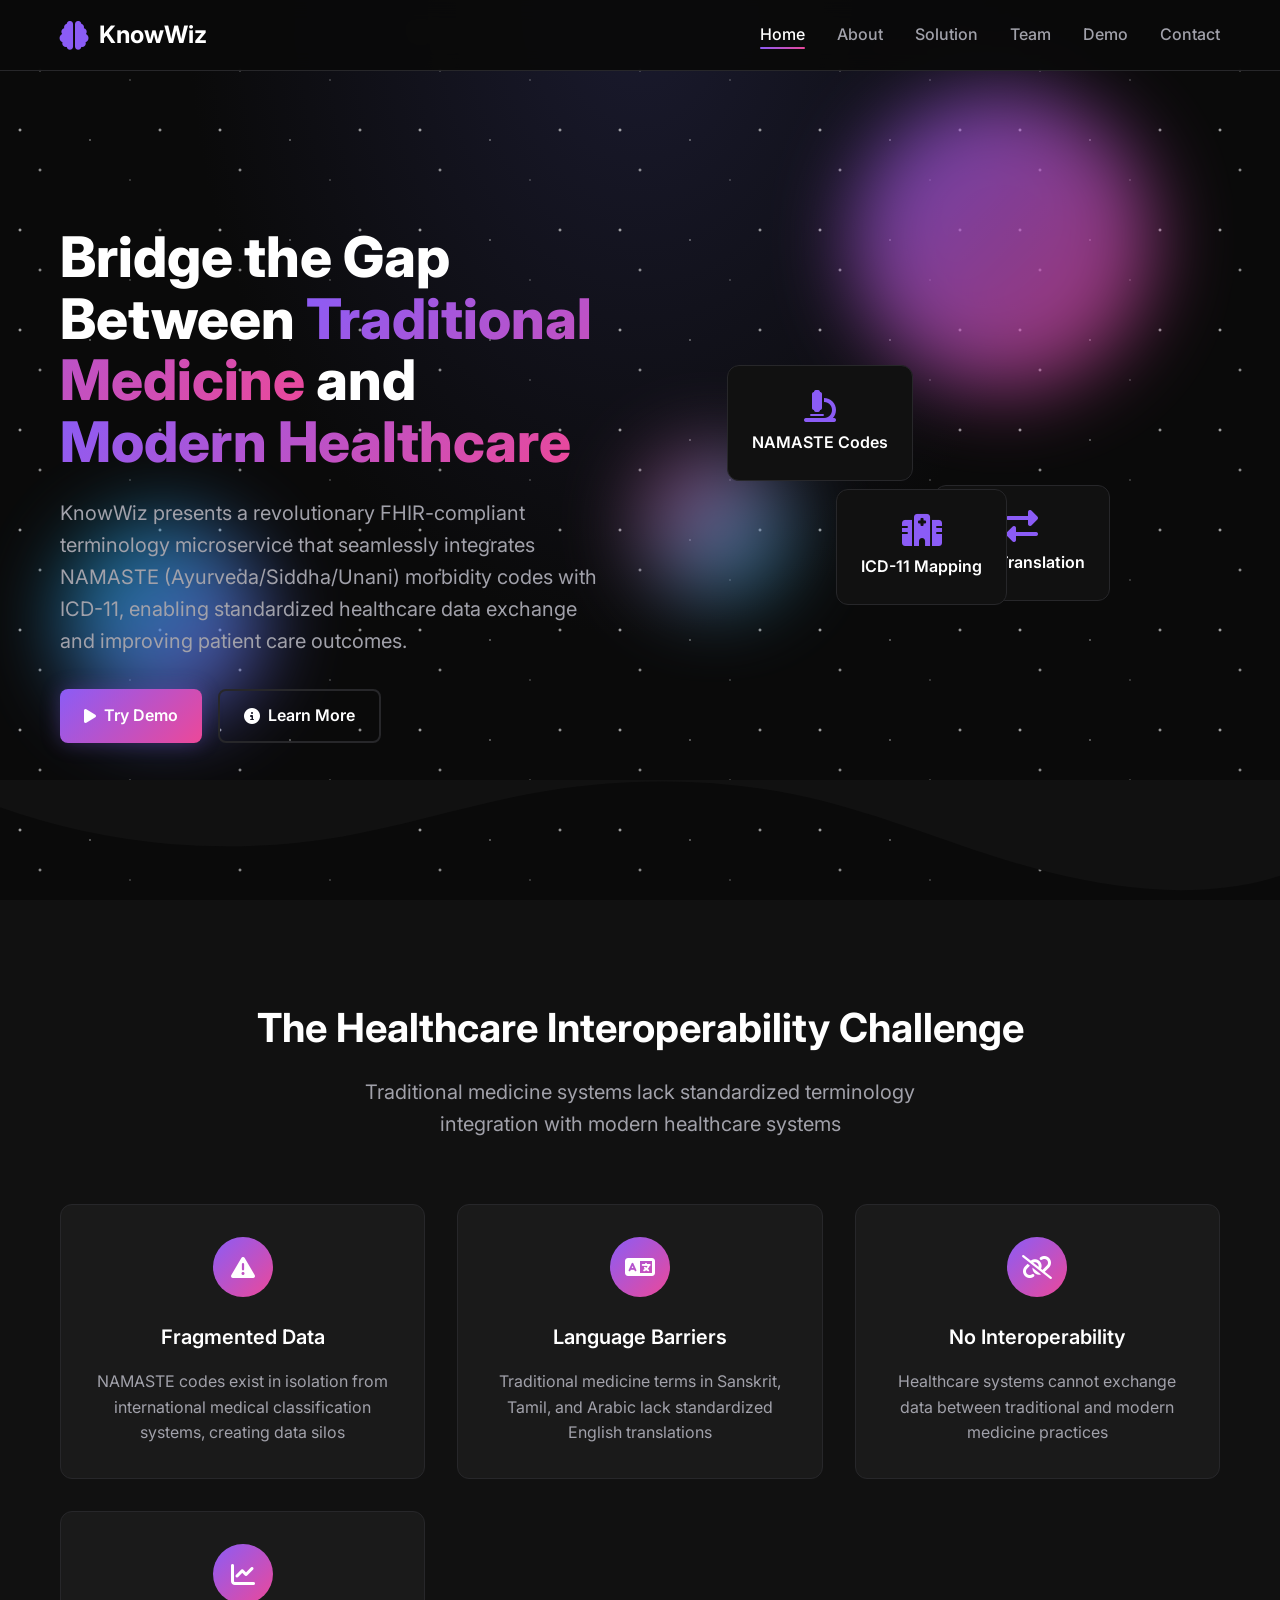
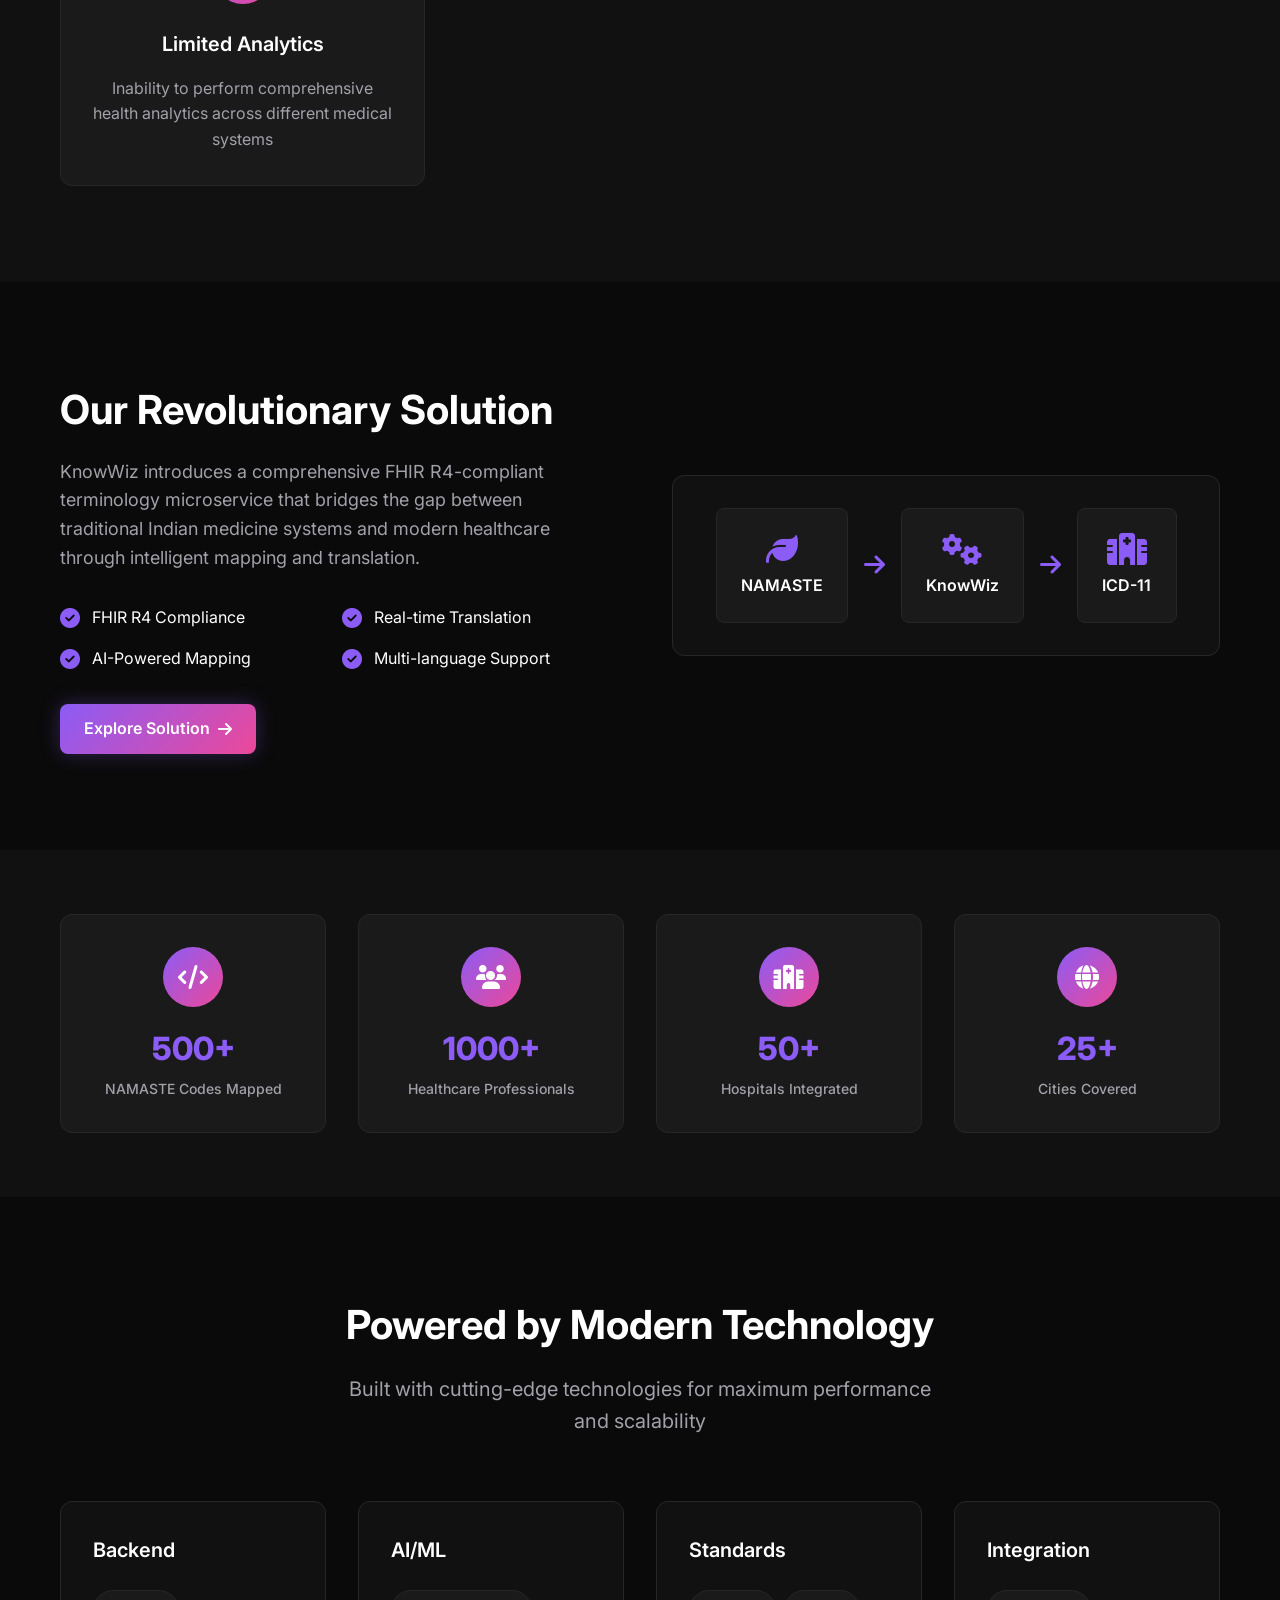
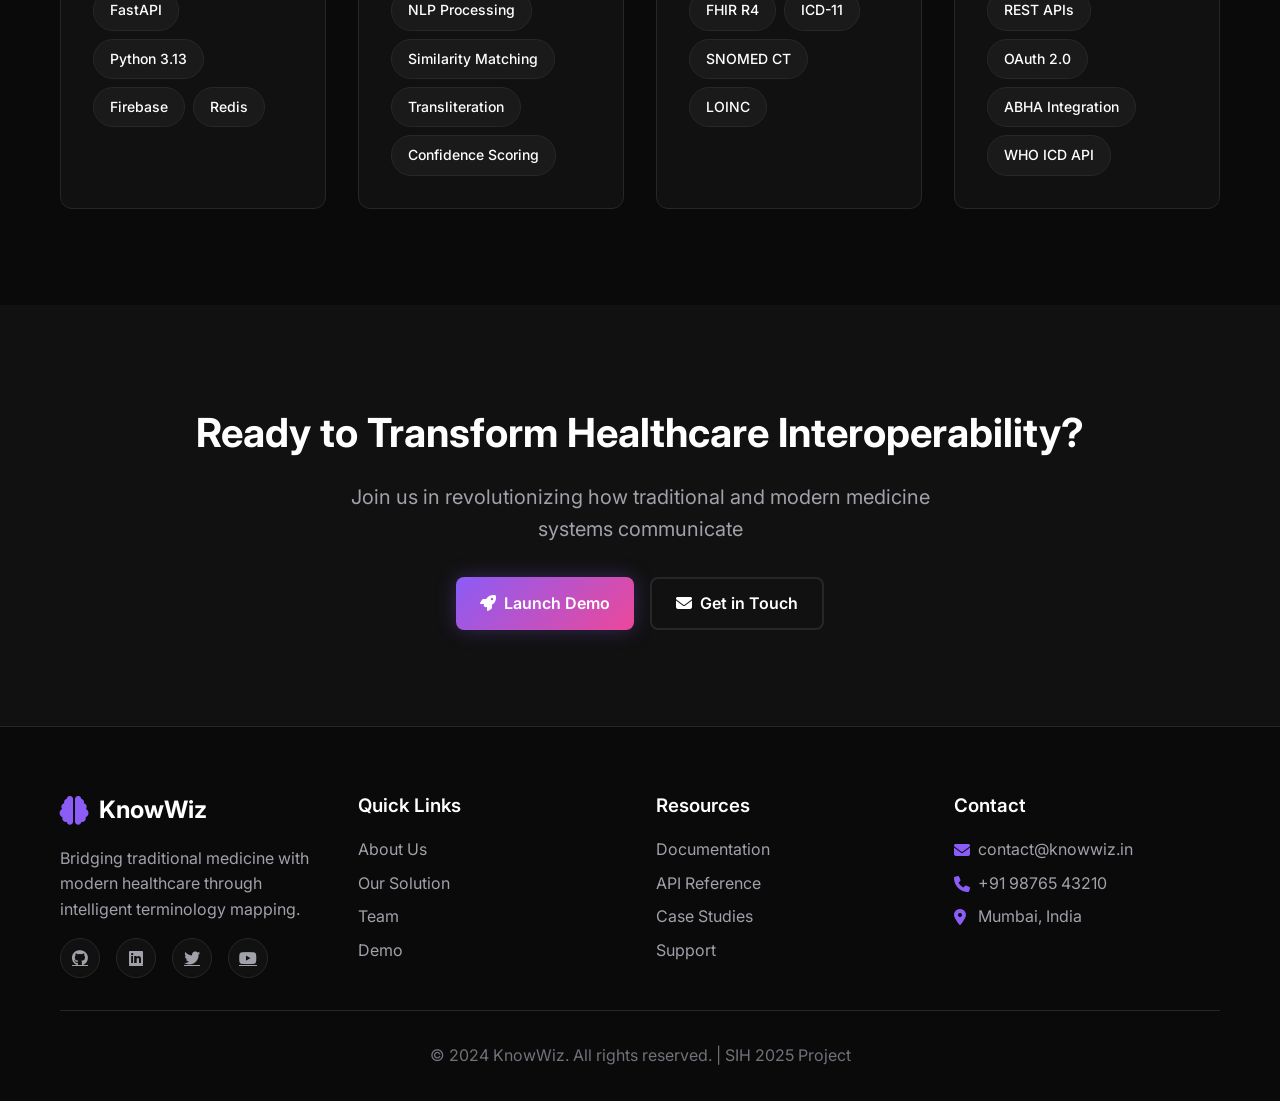
<file: index.html>
<!DOCTYPE html>
<html lang="en">
<head>
    <meta charset="UTF-8">
    <meta name="viewport" content="width=device-width, initial-scale=1.0">
    <title>KnowWiz - NAMASTE-ICD11 Terminology Service</title>
    <link rel="stylesheet" href="styles.css">
    <link href="https://fonts.googleapis.com/css2?family=Inter:wght@300;400;500;600;700;800&display=swap" rel="stylesheet">
    <link rel="stylesheet" href="https://cdnjs.cloudflare.com/ajax/libs/font-awesome/6.4.0/css/all.min.css">
</head>
<body>
    <!-- Navigation -->
    <nav class="navbar">
        <div class="nav-container">
            <div class="nav-logo">
                <i class="fas fa-brain"></i>
                <span>KnowWiz</span>
            </div>
            <ul class="nav-menu">
                <li><a href="index.html" class="nav-link active">Home</a></li>
                <li><a href="about.html" class="nav-link">About</a></li>
                <li><a href="solution.html" class="nav-link">Solution</a></li>
                <li><a href="team.html" class="nav-link">Team</a></li>
                <li><a href="demo.html" class="nav-link">Demo</a></li>
                <li><a href="contact.html" class="nav-link">Contact</a></li>
            </ul>
            <div class="hamburger">
                <span class="bar"></span>
                <span class="bar"></span>
                <span class="bar"></span>
            </div>
        </div>
    </nav>

    <!-- Hero Section -->
    <section class="hero">
        <div class="hero-background">
            <div class="stars"></div>
            <div class="gradient-orb orb-1"></div>
            <div class="gradient-orb orb-2"></div>
            <div class="gradient-orb orb-3"></div>
        </div>
        <div class="hero-content">
            <div class="hero-text">
                <h1 class="hero-title">
                    Bridge the Gap Between <span class="gradient-text">Traditional Medicine</span> and <span class="gradient-text">Modern Healthcare</span>
                </h1>
                <p class="hero-subtitle">
                    KnowWiz presents a revolutionary FHIR-compliant terminology microservice that seamlessly integrates NAMASTE (Ayurveda/Siddha/Unani) morbidity codes with ICD-11, enabling standardized healthcare data exchange and improving patient care outcomes.
                </p>
                <div class="hero-buttons">
                    <a href="demo.html" class="btn btn-primary">
                        <i class="fas fa-play"></i>
                        Try Demo
                    </a>
                    <a href="solution.html" class="btn btn-secondary">
                        <i class="fas fa-info-circle"></i>
                        Learn More
                    </a>
                </div>
            </div>
            <div class="hero-visual">
                <div class="floating-card card-1">
                    <i class="fas fa-microscope"></i>
                    <span>NAMASTE Codes</span>
                </div>
                <div class="floating-card card-2">
                    <i class="fas fa-exchange-alt"></i>
                    <span>FHIR Translation</span>
                </div>
                <div class="floating-card card-3">
                    <i class="fas fa-hospital"></i>
                    <span>ICD-11 Mapping</span>
                </div>
            </div>
        </div>
        <div class="wave-separator">
            <svg viewBox="0 0 1200 120" preserveAspectRatio="none">
                <path d="M321.39,56.44c58-10.79,114.16-30.13,172-41.86,82.39-16.72,168.19-17.73,250.45-.39C823.78,31,906.67,72,985.66,92.83c70.05,18.48,146.53,26.09,214.34,3V0H0V27.35A600.21,600.21,0,0,0,321.39,56.44Z"></path>
            </svg>
        </div>
    </section>

    <!-- Problem Section -->
    <section class="problem-section">
        <div class="container">
            <div class="section-header">
                <h2 class="section-title">The Healthcare Interoperability Challenge</h2>
                <p class="section-subtitle">Traditional medicine systems lack standardized terminology integration with modern healthcare systems</p>
            </div>
            <div class="problem-grid">
                <div class="problem-card">
                    <div class="problem-icon">
                        <i class="fas fa-exclamation-triangle"></i>
                    </div>
                    <h3>Fragmented Data</h3>
                    <p>NAMASTE codes exist in isolation from international medical classification systems, creating data silos</p>
                </div>
                <div class="problem-card">
                    <div class="problem-icon">
                        <i class="fas fa-language"></i>
                    </div>
                    <h3>Language Barriers</h3>
                    <p>Traditional medicine terms in Sanskrit, Tamil, and Arabic lack standardized English translations</p>
                </div>
                <div class="problem-card">
                    <div class="problem-icon">
                        <i class="fas fa-unlink"></i>
                    </div>
                    <h3>No Interoperability</h3>
                    <p>Healthcare systems cannot exchange data between traditional and modern medicine practices</p>
                </div>
                <div class="problem-card">
                    <div class="problem-icon">
                        <i class="fas fa-chart-line"></i>
                    </div>
                    <h3>Limited Analytics</h3>
                    <p>Inability to perform comprehensive health analytics across different medical systems</p>
                </div>
            </div>
        </div>
    </section>

    <!-- Solution Overview -->
    <section class="solution-overview">
        <div class="container">
            <div class="solution-content">
                <div class="solution-text">
                    <h2 class="section-title">Our Revolutionary Solution</h2>
                    <p class="solution-description">
                        KnowWiz introduces a comprehensive FHIR R4-compliant terminology microservice that bridges the gap between traditional Indian medicine systems and modern healthcare through intelligent mapping and translation.
                    </p>
                    <div class="solution-features">
                        <div class="feature-item">
                            <i class="fas fa-check-circle"></i>
                            <span>FHIR R4 Compliance</span>
                        </div>
                        <div class="feature-item">
                            <i class="fas fa-check-circle"></i>
                            <span>Real-time Translation</span>
                        </div>
                        <div class="feature-item">
                            <i class="fas fa-check-circle"></i>
                            <span>AI-Powered Mapping</span>
                        </div>
                        <div class="feature-item">
                            <i class="fas fa-check-circle"></i>
                            <span>Multi-language Support</span>
                        </div>
                    </div>
                    <a href="solution.html" class="btn btn-primary">
                        Explore Solution
                        <i class="fas fa-arrow-right"></i>
                    </a>
                </div>
                <div class="solution-visual">
                    <div class="architecture-diagram">
                        <div class="arch-node source">
                            <i class="fas fa-leaf"></i>
                            <span>NAMASTE</span>
                        </div>
                        <div class="arch-arrow">
                            <i class="fas fa-arrow-right"></i>
                        </div>
                        <div class="arch-node processor">
                            <i class="fas fa-cogs"></i>
                            <span>KnowWiz</span>
                        </div>
                        <div class="arch-arrow">
                            <i class="fas fa-arrow-right"></i>
                        </div>
                        <div class="arch-node target">
                            <i class="fas fa-hospital"></i>
                            <span>ICD-11</span>
                        </div>
                    </div>
                </div>
            </div>
        </div>
    </section>

    <!-- Statistics -->
    <section class="stats-section">
        <div class="container">
            <div class="stats-grid">
                <div class="stat-card">
                    <div class="stat-icon">
                        <i class="fas fa-code"></i>
                    </div>
                    <div class="stat-number">500+</div>
                    <div class="stat-label">NAMASTE Codes Mapped</div>
                </div>
                <div class="stat-card">
                    <div class="stat-icon">
                        <i class="fas fa-users"></i>
                    </div>
                    <div class="stat-number">1000+</div>
                    <div class="stat-label">Healthcare Professionals</div>
                </div>
                <div class="stat-card">
                    <div class="stat-icon">
                        <i class="fas fa-hospital"></i>
                    </div>
                    <div class="stat-number">50+</div>
                    <div class="stat-label">Hospitals Integrated</div>
                </div>
                <div class="stat-card">
                    <div class="stat-icon">
                        <i class="fas fa-globe"></i>
                    </div>
                    <div class="stat-number">25+</div>
                    <div class="stat-label">Cities Covered</div>
                </div>
            </div>
        </div>
    </section>

    <!-- Technology Stack -->
    <section class="tech-stack">
        <div class="container">
            <div class="section-header">
                <h2 class="section-title">Powered by Modern Technology</h2>
                <p class="section-subtitle">Built with cutting-edge technologies for maximum performance and scalability</p>
            </div>
            <div class="tech-grid">
                <div class="tech-category">
                    <h3>Backend</h3>
                    <div class="tech-items">
                        <span class="tech-item">FastAPI</span>
                        <span class="tech-item">Python 3.13</span>
                        <span class="tech-item">Firebase</span>
                        <span class="tech-item">Redis</span>
                    </div>
                </div>
                <div class="tech-category">
                    <h3>AI/ML</h3>
                    <div class="tech-items">
                        <span class="tech-item">NLP Processing</span>
                        <span class="tech-item">Similarity Matching</span>
                        <span class="tech-item">Transliteration</span>
                        <span class="tech-item">Confidence Scoring</span>
                    </div>
                </div>
                <div class="tech-category">
                    <h3>Standards</h3>
                    <div class="tech-items">
                        <span class="tech-item">FHIR R4</span>
                        <span class="tech-item">ICD-11</span>
                        <span class="tech-item">SNOMED CT</span>
                        <span class="tech-item">LOINC</span>
                    </div>
                </div>
                <div class="tech-category">
                    <h3>Integration</h3>
                    <div class="tech-items">
                        <span class="tech-item">REST APIs</span>
                        <span class="tech-item">OAuth 2.0</span>
                        <span class="tech-item">ABHA Integration</span>
                        <span class="tech-item">WHO ICD API</span>
                    </div>
                </div>
            </div>
        </div>
    </section>

    <!-- CTA Section -->
    <section class="cta-section">
        <div class="container">
            <div class="cta-content">
                <h2>Ready to Transform Healthcare Interoperability?</h2>
                <p>Join us in revolutionizing how traditional and modern medicine systems communicate</p>
                <div class="cta-buttons">
                    <a href="demo.html" class="btn btn-primary">
                        <i class="fas fa-rocket"></i>
                        Launch Demo
                    </a>
                    <a href="contact.html" class="btn btn-secondary">
                        <i class="fas fa-envelope"></i>
                        Get in Touch
                    </a>
                </div>
            </div>
        </div>
    </section>

    <!-- Footer -->
    <footer class="footer">
        <div class="container">
            <div class="footer-content">
                <div class="footer-section">
                    <div class="footer-logo">
                        <i class="fas fa-brain"></i>
                        <span>KnowWiz</span>
                    </div>
                    <p>Bridging traditional medicine with modern healthcare through intelligent terminology mapping.</p>
                    <div class="social-links">
                        <a href="#"><i class="fab fa-github"></i></a>
                        <a href="#"><i class="fab fa-linkedin"></i></a>
                        <a href="#"><i class="fab fa-twitter"></i></a>
                        <a href="#"><i class="fab fa-youtube"></i></a>
                    </div>
                </div>
                <div class="footer-section">
                    <h3>Quick Links</h3>
                    <ul>
                        <li><a href="about.html">About Us</a></li>
                        <li><a href="solution.html">Our Solution</a></li>
                        <li><a href="team.html">Team</a></li>
                        <li><a href="demo.html">Demo</a></li>
                    </ul>
                </div>
                <div class="footer-section">
                    <h3>Resources</h3>
                    <ul>
                        <li><a href="#">Documentation</a></li>
                        <li><a href="#">API Reference</a></li>
                        <li><a href="#">Case Studies</a></li>
                        <li><a href="#">Support</a></li>
                    </ul>
                </div>
                <div class="footer-section">
                    <h3>Contact</h3>
                    <div class="contact-info">
                        <p><i class="fas fa-envelope"></i> contact@knowwiz.in</p>
                        <p><i class="fas fa-phone"></i> +91 98765 43210</p>
                        <p><i class="fas fa-map-marker-alt"></i> Mumbai, India</p>
                    </div>
                </div>
            </div>
            <div class="footer-bottom">
                <p>&copy; 2024 KnowWiz. All rights reserved. | SIH 2025 Project</p>
            </div>
        </div>
    </footer>

    <script src="script.js"></script>
</body>
</html>
</file>
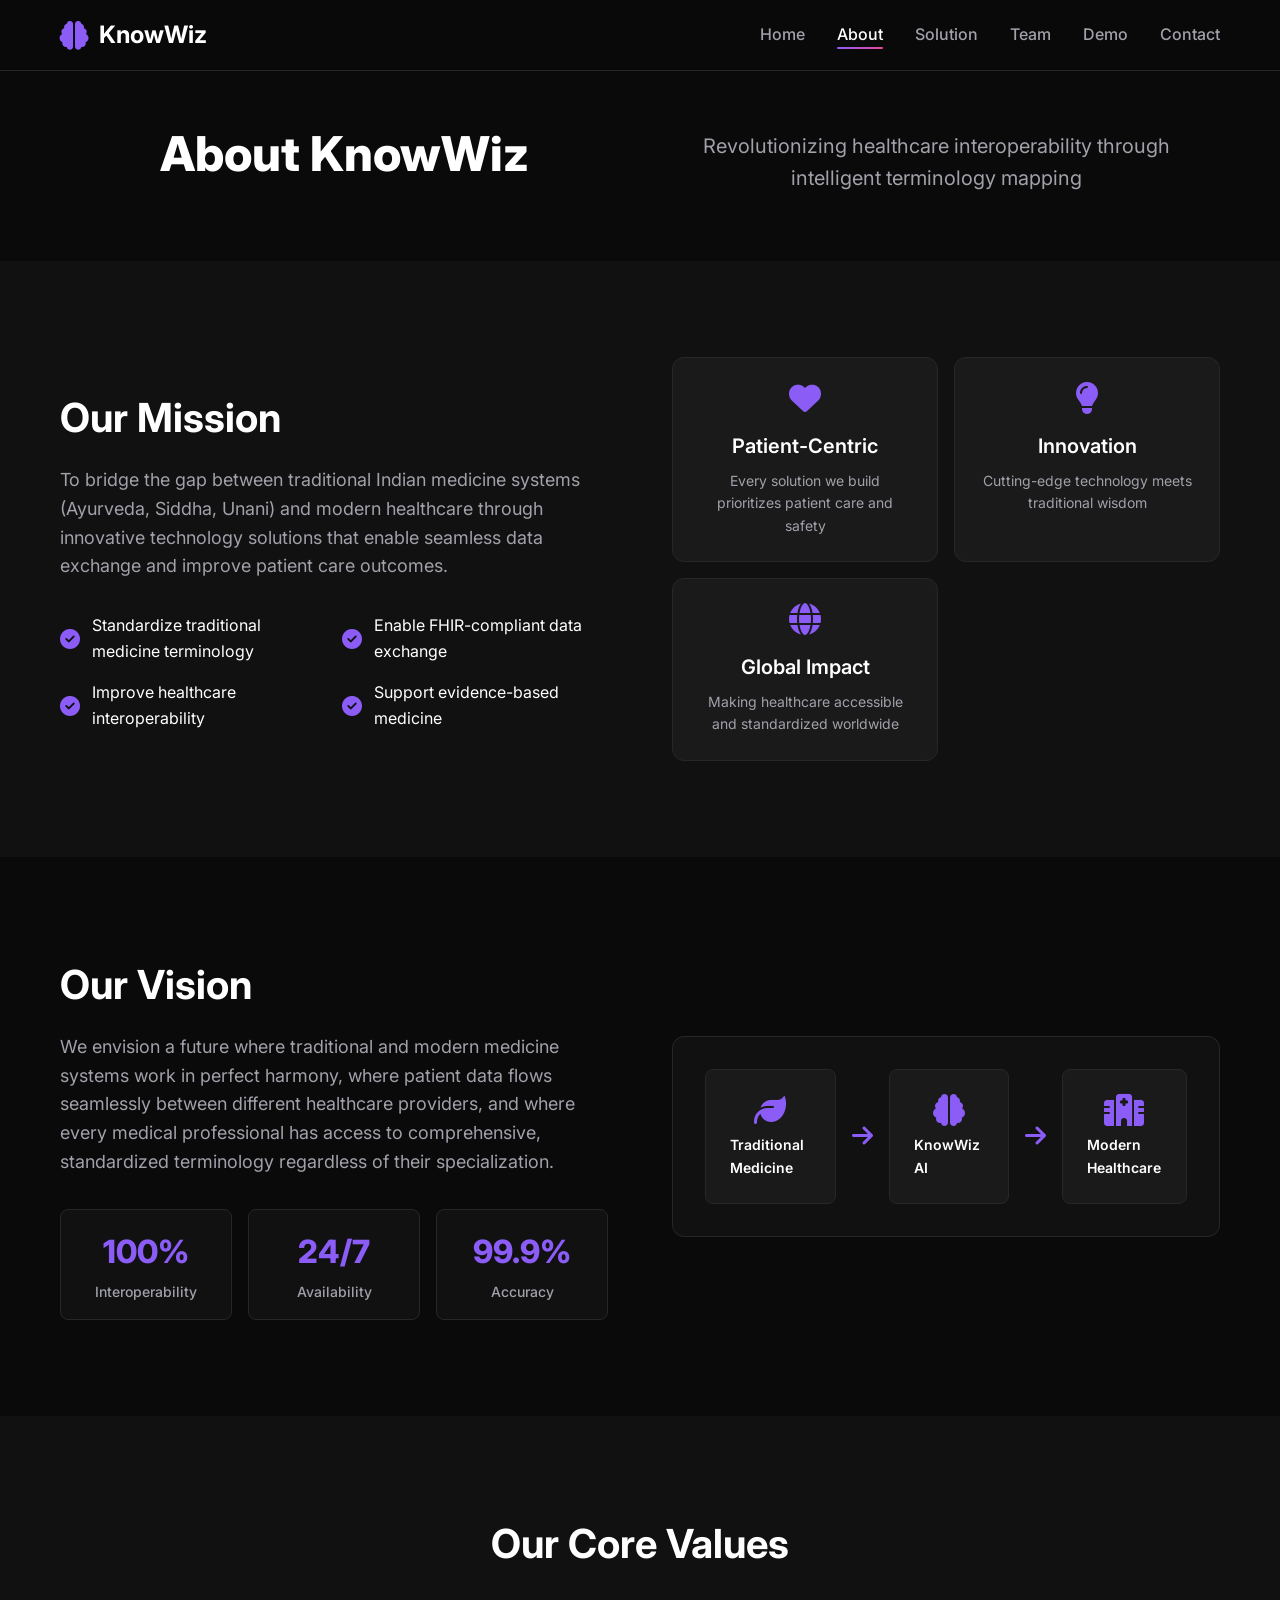
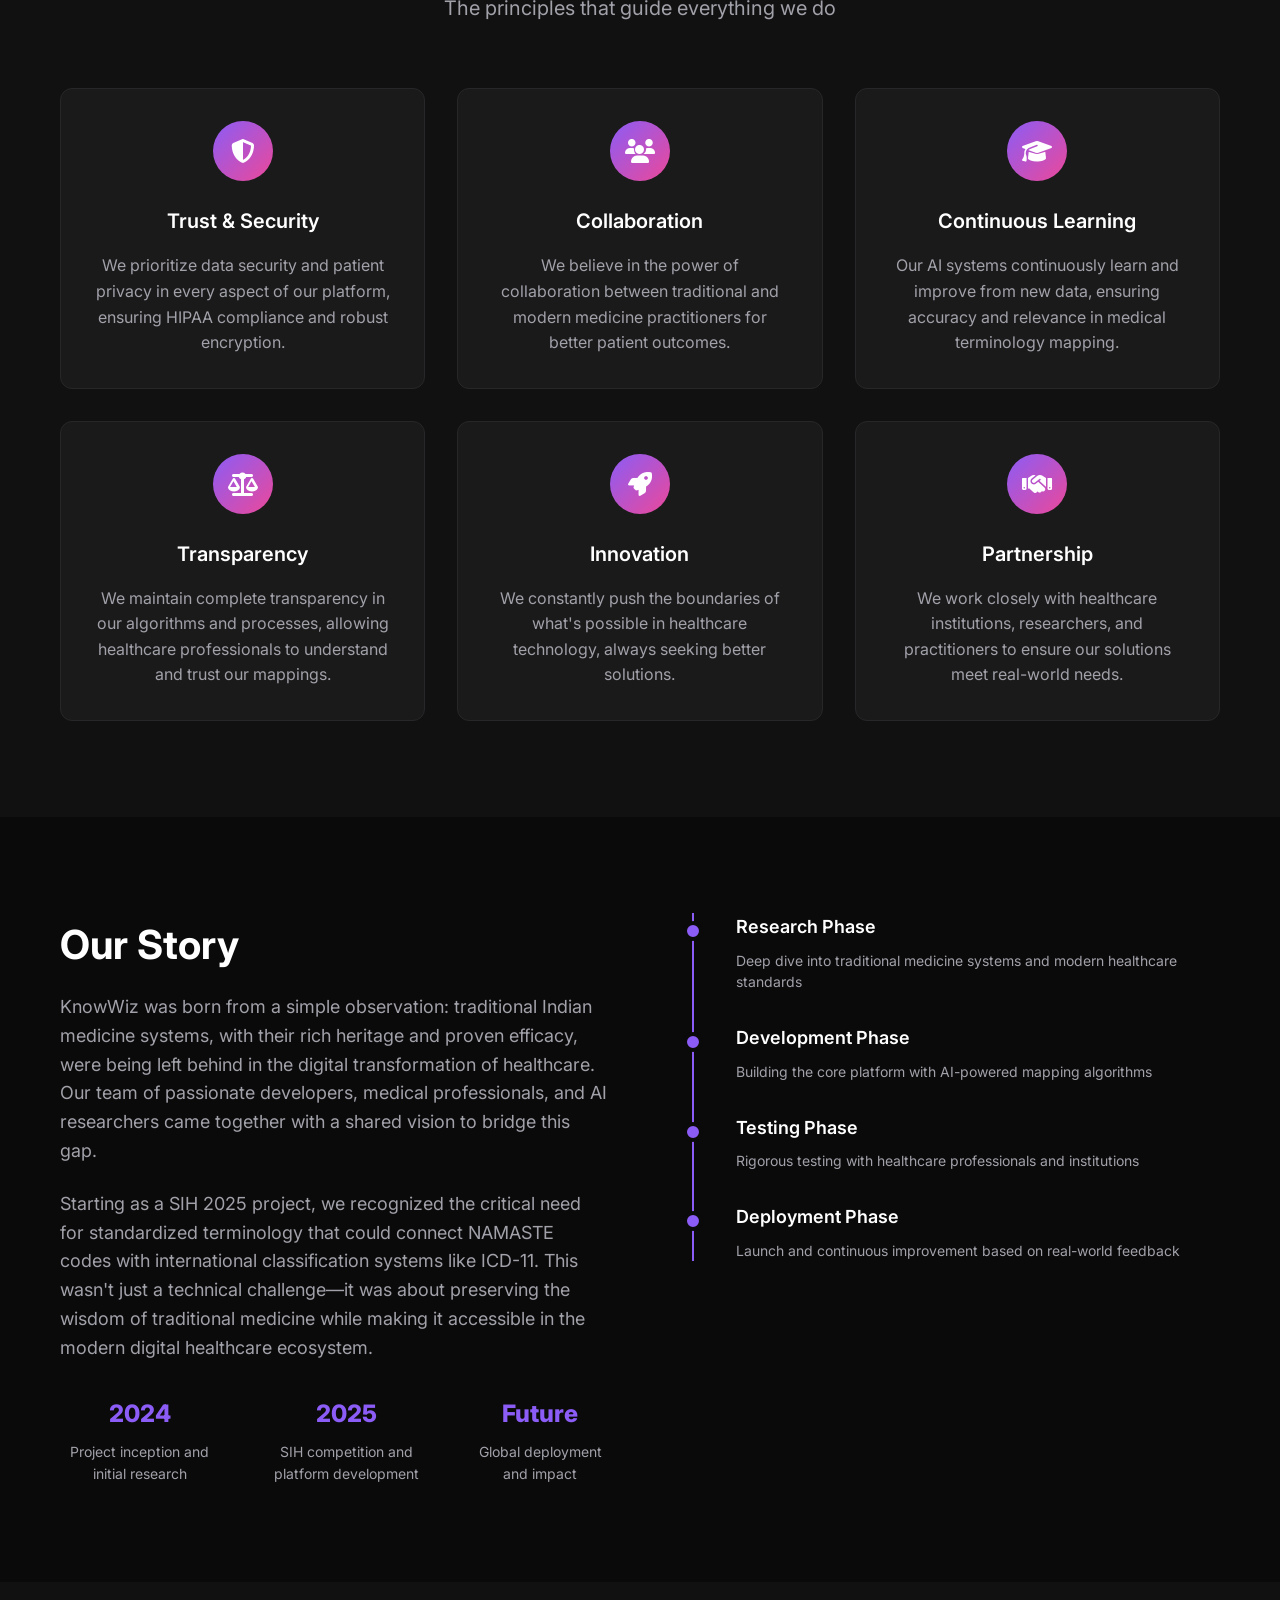
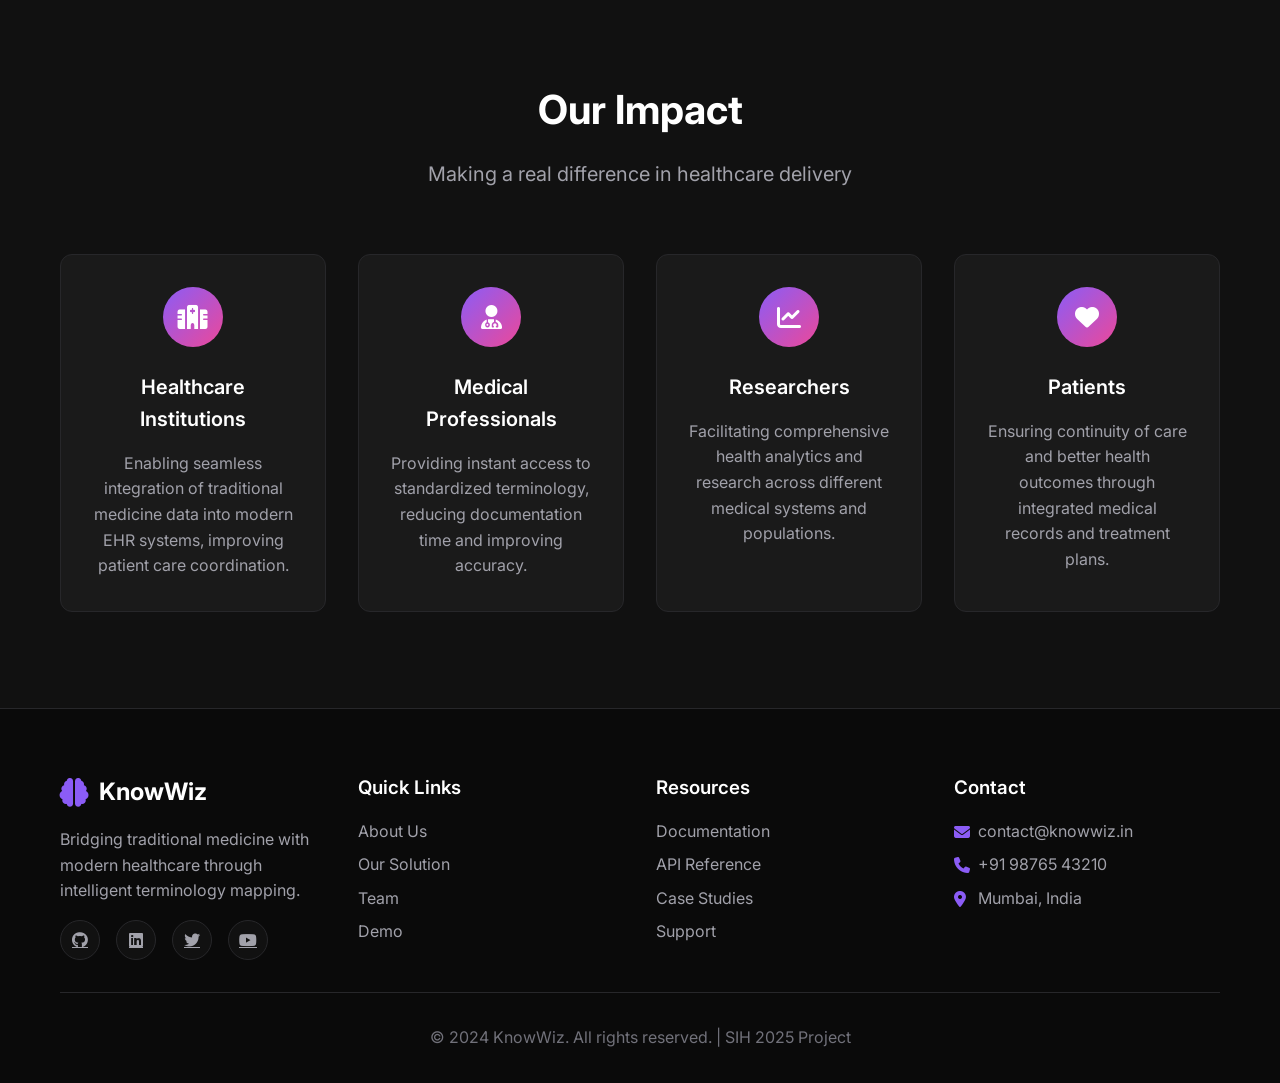
<file: about.html>
<!DOCTYPE html>
<html lang="en">
<head>
    <meta charset="UTF-8">
    <meta name="viewport" content="width=device-width, initial-scale=1.0">
    <title>About Us - KnowWiz</title>
    <link rel="stylesheet" href="styles.css">
    <link href="https://fonts.googleapis.com/css2?family=Inter:wght@300;400;500;600;700;800&display=swap" rel="stylesheet">
    <link rel="stylesheet" href="https://cdnjs.cloudflare.com/ajax/libs/font-awesome/6.4.0/css/all.min.css">
</head>
<body>
    <!-- Navigation -->
    <nav class="navbar">
        <div class="nav-container">
            <div class="nav-logo">
                <i class="fas fa-brain"></i>
                <span>KnowWiz</span>
            </div>
            <ul class="nav-menu">
                <li><a href="index.html" class="nav-link">Home</a></li>
                <li><a href="about.html" class="nav-link active">About</a></li>
                <li><a href="solution.html" class="nav-link">Solution</a></li>
                <li><a href="team.html" class="nav-link">Team</a></li>
                <li><a href="demo.html" class="nav-link">Demo</a></li>
                <li><a href="contact.html" class="nav-link">Contact</a></li>
            </ul>
            <div class="hamburger">
                <span class="bar"></span>
                <span class="bar"></span>
                <span class="bar"></span>
            </div>
        </div>
    </nav>

    <!-- Hero Section -->
    <section class="page-hero">
        <div class="container">
            <div class="hero-content">
                <h1 class="hero-title">About KnowWiz</h1>
                <p class="hero-subtitle">Revolutionizing healthcare interoperability through intelligent terminology mapping</p>
            </div>
        </div>
    </section>

    <!-- Mission Section -->
    <section class="mission-section">
        <div class="container">
            <div class="mission-content">
                <div class="mission-text">
                    <h2 class="section-title">Our Mission</h2>
                    <p class="mission-description">
                        To bridge the gap between traditional Indian medicine systems (Ayurveda, Siddha, Unani) and modern healthcare through innovative technology solutions that enable seamless data exchange and improve patient care outcomes.
                    </p>
                    <div class="mission-points">
                        <div class="mission-point">
                            <i class="fas fa-check-circle"></i>
                            <span>Standardize traditional medicine terminology</span>
                        </div>
                        <div class="mission-point">
                            <i class="fas fa-check-circle"></i>
                            <span>Enable FHIR-compliant data exchange</span>
                        </div>
                        <div class="mission-point">
                            <i class="fas fa-check-circle"></i>
                            <span>Improve healthcare interoperability</span>
                        </div>
                        <div class="mission-point">
                            <i class="fas fa-check-circle"></i>
                            <span>Support evidence-based medicine</span>
                        </div>
                    </div>
                </div>
                <div class="mission-visual">
                    <div class="mission-card">
                        <i class="fas fa-heart"></i>
                        <h3>Patient-Centric</h3>
                        <p>Every solution we build prioritizes patient care and safety</p>
                    </div>
                    <div class="mission-card">
                        <i class="fas fa-lightbulb"></i>
                        <h3>Innovation</h3>
                        <p>Cutting-edge technology meets traditional wisdom</p>
                    </div>
                    <div class="mission-card">
                        <i class="fas fa-globe"></i>
                        <h3>Global Impact</h3>
                        <p>Making healthcare accessible and standardized worldwide</p>
                    </div>
                </div>
            </div>
        </div>
    </section>

    <!-- Vision Section -->
    <section class="vision-section">
        <div class="container">
            <div class="vision-content">
                <div class="vision-text">
                    <h2 class="section-title">Our Vision</h2>
                    <p class="vision-description">
                        We envision a future where traditional and modern medicine systems work in perfect harmony, where patient data flows seamlessly between different healthcare providers, and where every medical professional has access to comprehensive, standardized terminology regardless of their specialization.
                    </p>
                    <div class="vision-stats">
                        <div class="vision-stat">
                            <div class="stat-number">100%</div>
                            <div class="stat-label">Interoperability</div>
                        </div>
                        <div class="vision-stat">
                            <div class="stat-number">24/7</div>
                            <div class="stat-label">Availability</div>
                        </div>
                        <div class="vision-stat">
                            <div class="stat-number">99.9%</div>
                            <div class="stat-label">Accuracy</div>
                        </div>
                    </div>
                </div>
                <div class="vision-visual">
                    <div class="vision-diagram">
                        <div class="diagram-node traditional">
                            <i class="fas fa-leaf"></i>
                            <span>Traditional Medicine</span>
                        </div>
                        <div class="diagram-arrow">
                            <i class="fas fa-arrow-right"></i>
                        </div>
                        <div class="diagram-node knowwiz">
                            <i class="fas fa-brain"></i>
                            <span>KnowWiz AI</span>
                        </div>
                        <div class="diagram-arrow">
                            <i class="fas fa-arrow-right"></i>
                        </div>
                        <div class="diagram-node modern">
                            <i class="fas fa-hospital"></i>
                            <span>Modern Healthcare</span>
                        </div>
                    </div>
                </div>
            </div>
        </div>
    </section>

    <!-- Values Section -->
    <section class="values-section">
        <div class="container">
            <div class="section-header">
                <h2 class="section-title">Our Core Values</h2>
                <p class="section-subtitle">The principles that guide everything we do</p>
            </div>
            <div class="values-grid">
                <div class="value-card">
                    <div class="value-icon">
                        <i class="fas fa-shield-alt"></i>
                    </div>
                    <h3>Trust & Security</h3>
                    <p>We prioritize data security and patient privacy in every aspect of our platform, ensuring HIPAA compliance and robust encryption.</p>
                </div>
                <div class="value-card">
                    <div class="value-icon">
                        <i class="fas fa-users"></i>
                    </div>
                    <h3>Collaboration</h3>
                    <p>We believe in the power of collaboration between traditional and modern medicine practitioners for better patient outcomes.</p>
                </div>
                <div class="value-card">
                    <div class="value-icon">
                        <i class="fas fa-graduation-cap"></i>
                    </div>
                    <h3>Continuous Learning</h3>
                    <p>Our AI systems continuously learn and improve from new data, ensuring accuracy and relevance in medical terminology mapping.</p>
                </div>
                <div class="value-card">
                    <div class="value-icon">
                        <i class="fas fa-balance-scale"></i>
                    </div>
                    <h3>Transparency</h3>
                    <p>We maintain complete transparency in our algorithms and processes, allowing healthcare professionals to understand and trust our mappings.</p>
                </div>
                <div class="value-card">
                    <div class="value-icon">
                        <i class="fas fa-rocket"></i>
                    </div>
                    <h3>Innovation</h3>
                    <p>We constantly push the boundaries of what's possible in healthcare technology, always seeking better solutions.</p>
                </div>
                <div class="value-card">
                    <div class="value-icon">
                        <i class="fas fa-handshake"></i>
                    </div>
                    <h3>Partnership</h3>
                    <p>We work closely with healthcare institutions, researchers, and practitioners to ensure our solutions meet real-world needs.</p>
                </div>
            </div>
        </div>
    </section>

    <!-- Story Section -->
    <section class="story-section">
        <div class="container">
            <div class="story-content">
                <div class="story-text">
                    <h2 class="section-title">Our Story</h2>
                    <p class="story-description">
                        KnowWiz was born from a simple observation: traditional Indian medicine systems, with their rich heritage and proven efficacy, were being left behind in the digital transformation of healthcare. Our team of passionate developers, medical professionals, and AI researchers came together with a shared vision to bridge this gap.
                    </p>
                    <p class="story-description">
                        Starting as a SIH 2025 project, we recognized the critical need for standardized terminology that could connect NAMASTE codes with international classification systems like ICD-11. This wasn't just a technical challenge—it was about preserving the wisdom of traditional medicine while making it accessible in the modern digital healthcare ecosystem.
                    </p>
                    <div class="story-highlights">
                        <div class="highlight">
                            <div class="highlight-year">2024</div>
                            <div class="highlight-text">Project inception and initial research</div>
                        </div>
                        <div class="highlight">
                            <div class="highlight-year">2025</div>
                            <div class="highlight-text">SIH competition and platform development</div>
                        </div>
                        <div class="highlight">
                            <div class="highlight-year">Future</div>
                            <div class="highlight-text">Global deployment and impact</div>
                        </div>
                    </div>
                </div>
                <div class="story-visual">
                    <div class="story-timeline">
                        <div class="timeline-item">
                            <div class="timeline-dot"></div>
                            <div class="timeline-content">
                                <h4>Research Phase</h4>
                                <p>Deep dive into traditional medicine systems and modern healthcare standards</p>
                            </div>
                        </div>
                        <div class="timeline-item">
                            <div class="timeline-dot"></div>
                            <div class="timeline-content">
                                <h4>Development Phase</h4>
                                <p>Building the core platform with AI-powered mapping algorithms</p>
                            </div>
                        </div>
                        <div class="timeline-item">
                            <div class="timeline-dot"></div>
                            <div class="timeline-content">
                                <h4>Testing Phase</h4>
                                <p>Rigorous testing with healthcare professionals and institutions</p>
                            </div>
                        </div>
                        <div class="timeline-item">
                            <div class="timeline-dot"></div>
                            <div class="timeline-content">
                                <h4>Deployment Phase</h4>
                                <p>Launch and continuous improvement based on real-world feedback</p>
                            </div>
                        </div>
                    </div>
                </div>
            </div>
        </div>
    </section>

    <!-- Impact Section -->
    <section class="impact-section">
        <div class="container">
            <div class="section-header">
                <h2 class="section-title">Our Impact</h2>
                <p class="section-subtitle">Making a real difference in healthcare delivery</p>
            </div>
            <div class="impact-grid">
                <div class="impact-card">
                    <div class="impact-icon">
                        <i class="fas fa-hospital"></i>
                    </div>
                    <h3>Healthcare Institutions</h3>
                    <p>Enabling seamless integration of traditional medicine data into modern EHR systems, improving patient care coordination.</p>
                </div>
                <div class="impact-card">
                    <div class="impact-icon">
                        <i class="fas fa-user-md"></i>
                    </div>
                    <h3>Medical Professionals</h3>
                    <p>Providing instant access to standardized terminology, reducing documentation time and improving accuracy.</p>
                </div>
                <div class="impact-card">
                    <div class="impact-icon">
                        <i class="fas fa-chart-line"></i>
                    </div>
                    <h3>Researchers</h3>
                    <p>Facilitating comprehensive health analytics and research across different medical systems and populations.</p>
                </div>
                <div class="impact-card">
                    <div class="impact-icon">
                        <i class="fas fa-heart"></i>
                    </div>
                    <h3>Patients</h3>
                    <p>Ensuring continuity of care and better health outcomes through integrated medical records and treatment plans.</p>
                </div>
            </div>
        </div>
    </section>

    <!-- Footer -->
    <footer class="footer">
        <div class="container">
            <div class="footer-content">
                <div class="footer-section">
                    <div class="footer-logo">
                        <i class="fas fa-brain"></i>
                        <span>KnowWiz</span>
                    </div>
                    <p>Bridging traditional medicine with modern healthcare through intelligent terminology mapping.</p>
                    <div class="social-links">
                        <a href="#"><i class="fab fa-github"></i></a>
                        <a href="#"><i class="fab fa-linkedin"></i></a>
                        <a href="#"><i class="fab fa-twitter"></i></a>
                        <a href="#"><i class="fab fa-youtube"></i></a>
                    </div>
                </div>
                <div class="footer-section">
                    <h3>Quick Links</h3>
                    <ul>
                        <li><a href="about.html">About Us</a></li>
                        <li><a href="solution.html">Our Solution</a></li>
                        <li><a href="team.html">Team</a></li>
                        <li><a href="demo.html">Demo</a></li>
                    </ul>
                </div>
                <div class="footer-section">
                    <h3>Resources</h3>
                    <ul>
                        <li><a href="#">Documentation</a></li>
                        <li><a href="#">API Reference</a></li>
                        <li><a href="#">Case Studies</a></li>
                        <li><a href="#">Support</a></li>
                    </ul>
                </div>
                <div class="footer-section">
                    <h3>Contact</h3>
                    <div class="contact-info">
                        <p><i class="fas fa-envelope"></i> contact@knowwiz.in</p>
                        <p><i class="fas fa-phone"></i> +91 98765 43210</p>
                        <p><i class="fas fa-map-marker-alt"></i> Mumbai, India</p>
                    </div>
                </div>
            </div>
            <div class="footer-bottom">
                <p>&copy; 2024 KnowWiz. All rights reserved. | SIH 2025 Project</p>
            </div>
        </div>
    </footer>

    <script src="script.js"></script>
</body>
</html>
</file>
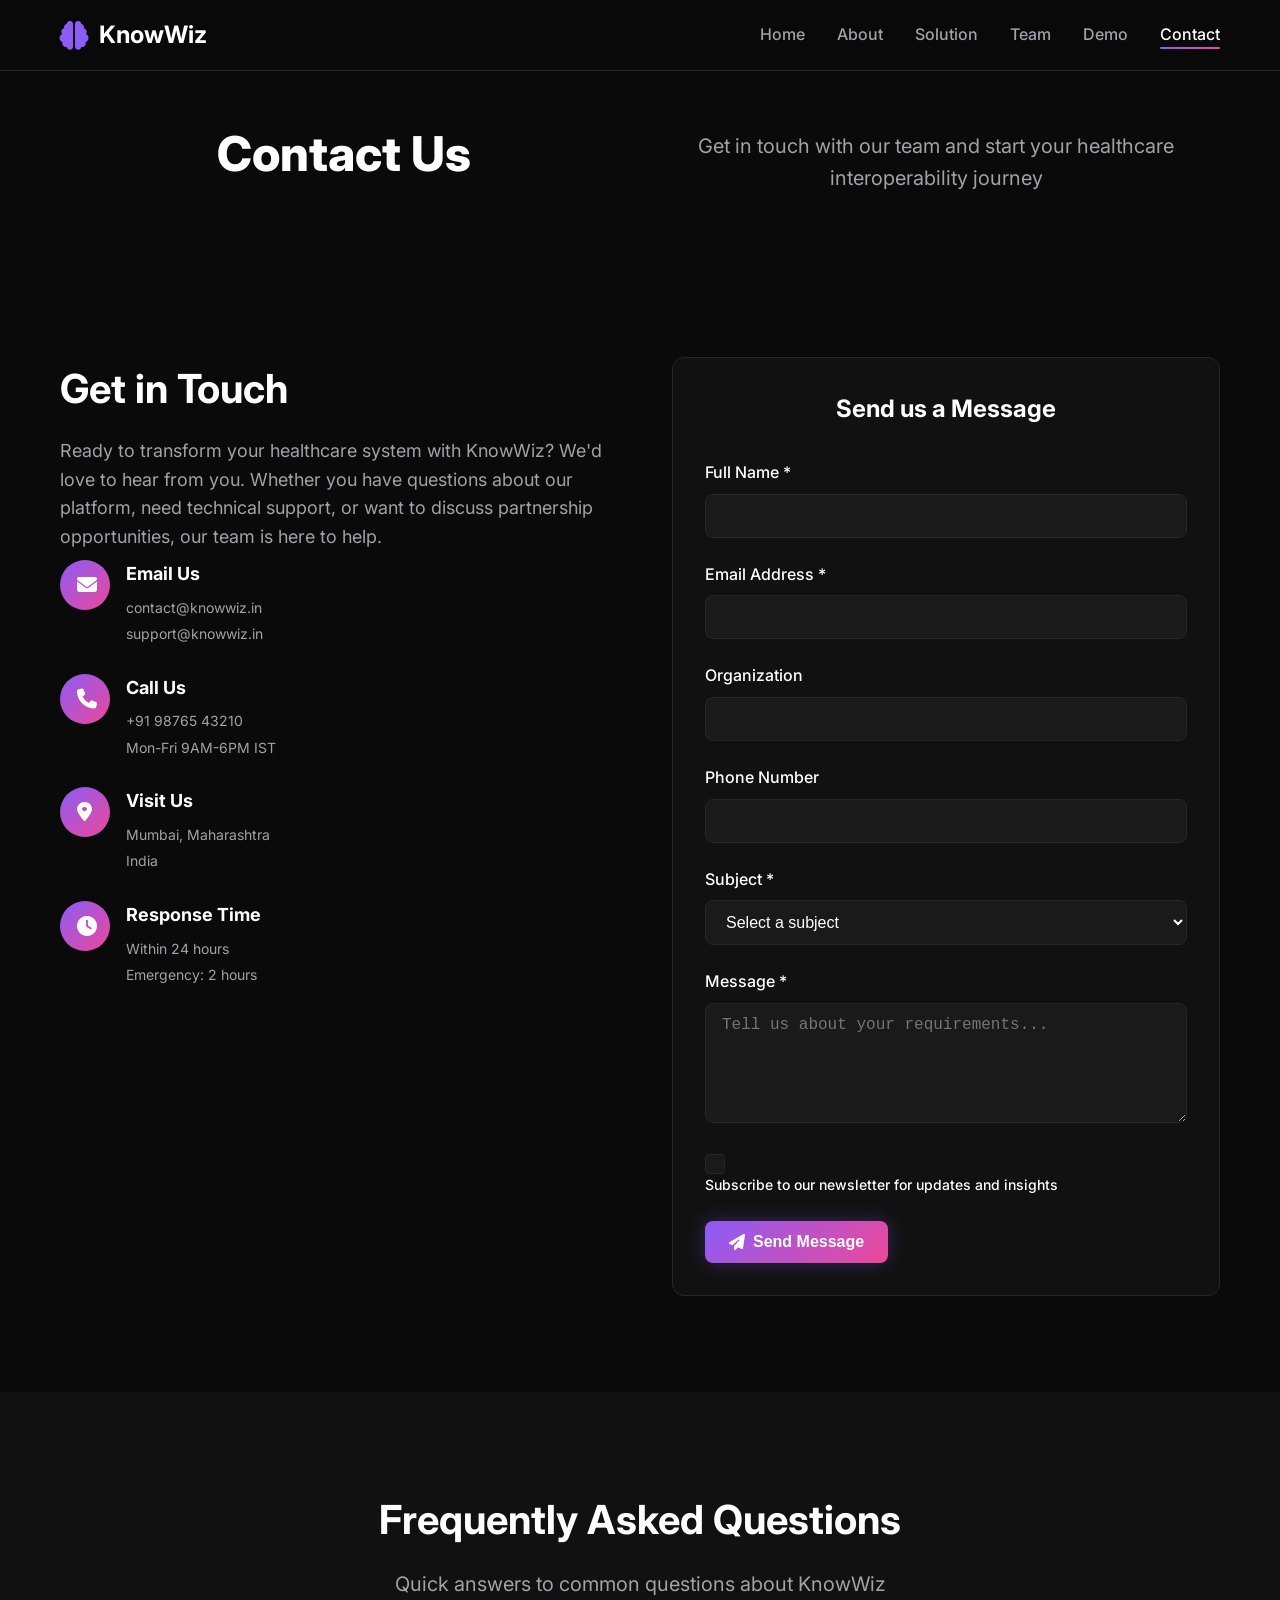
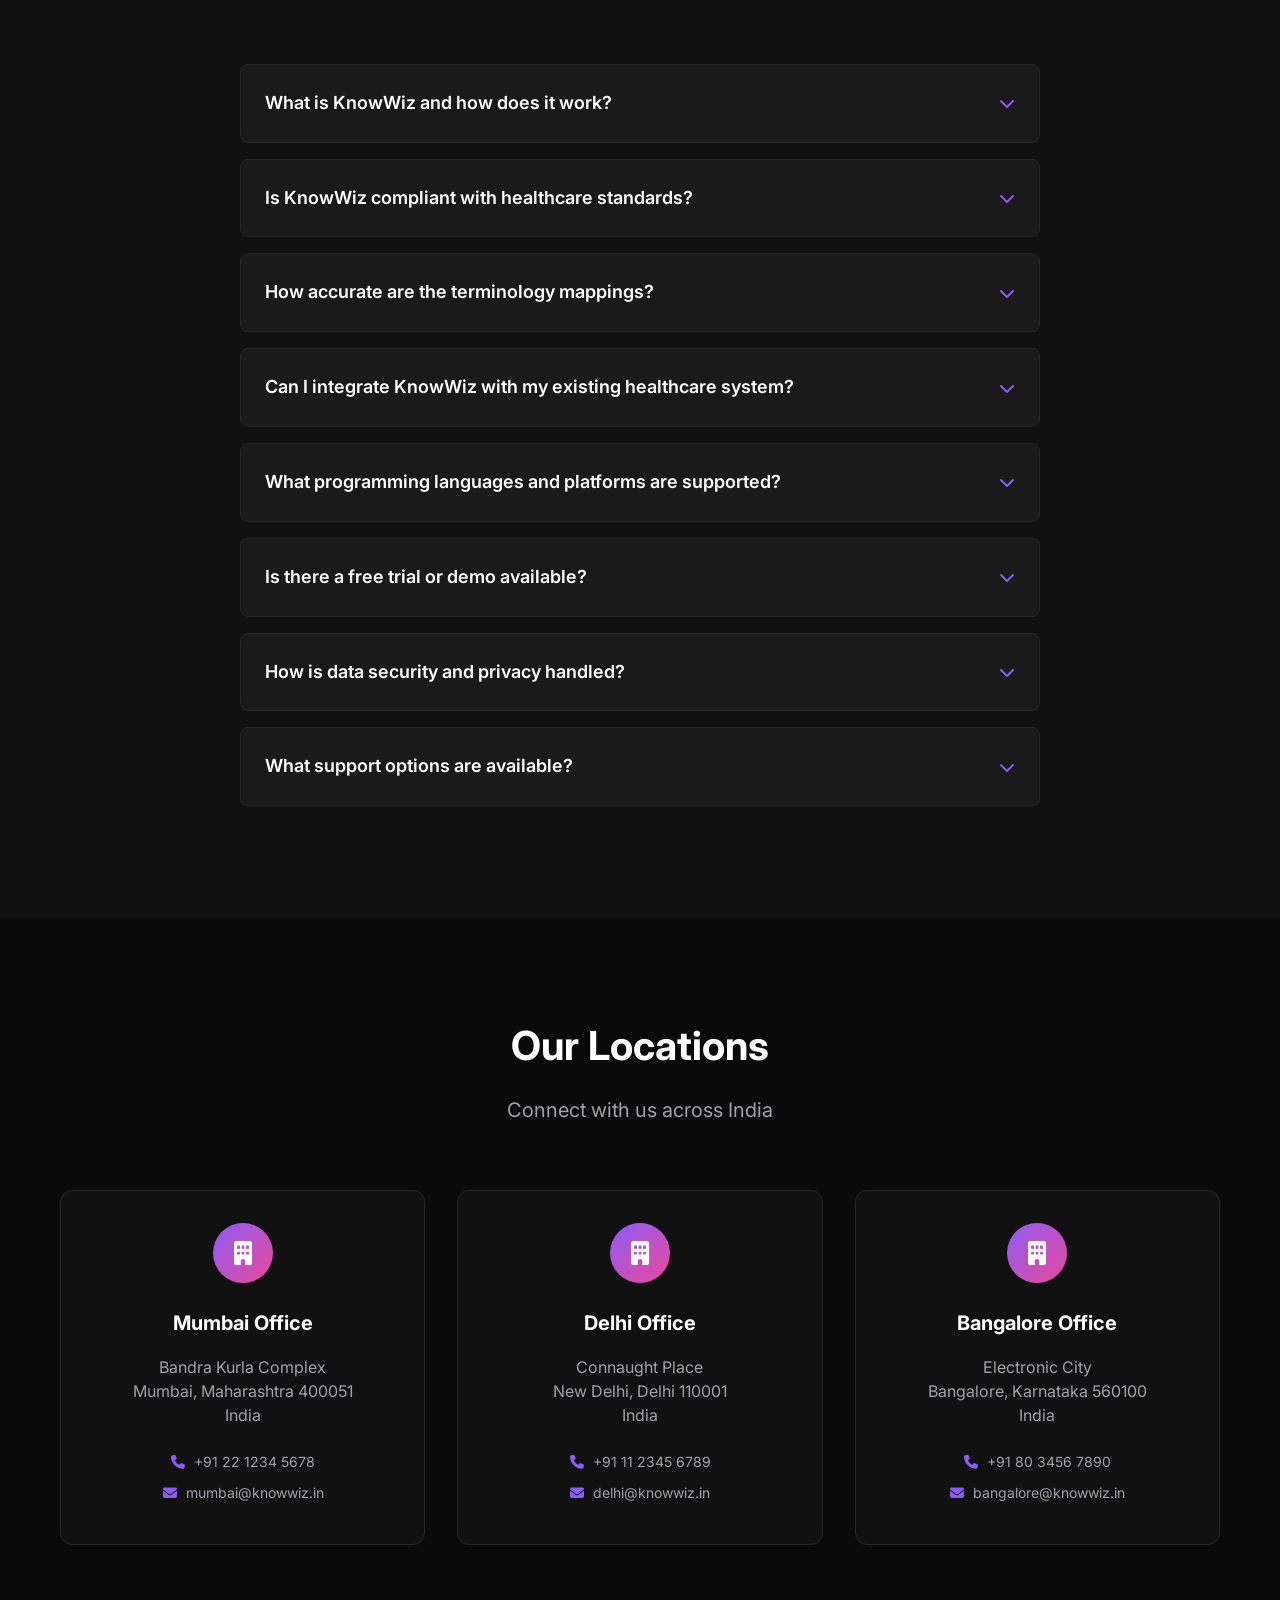
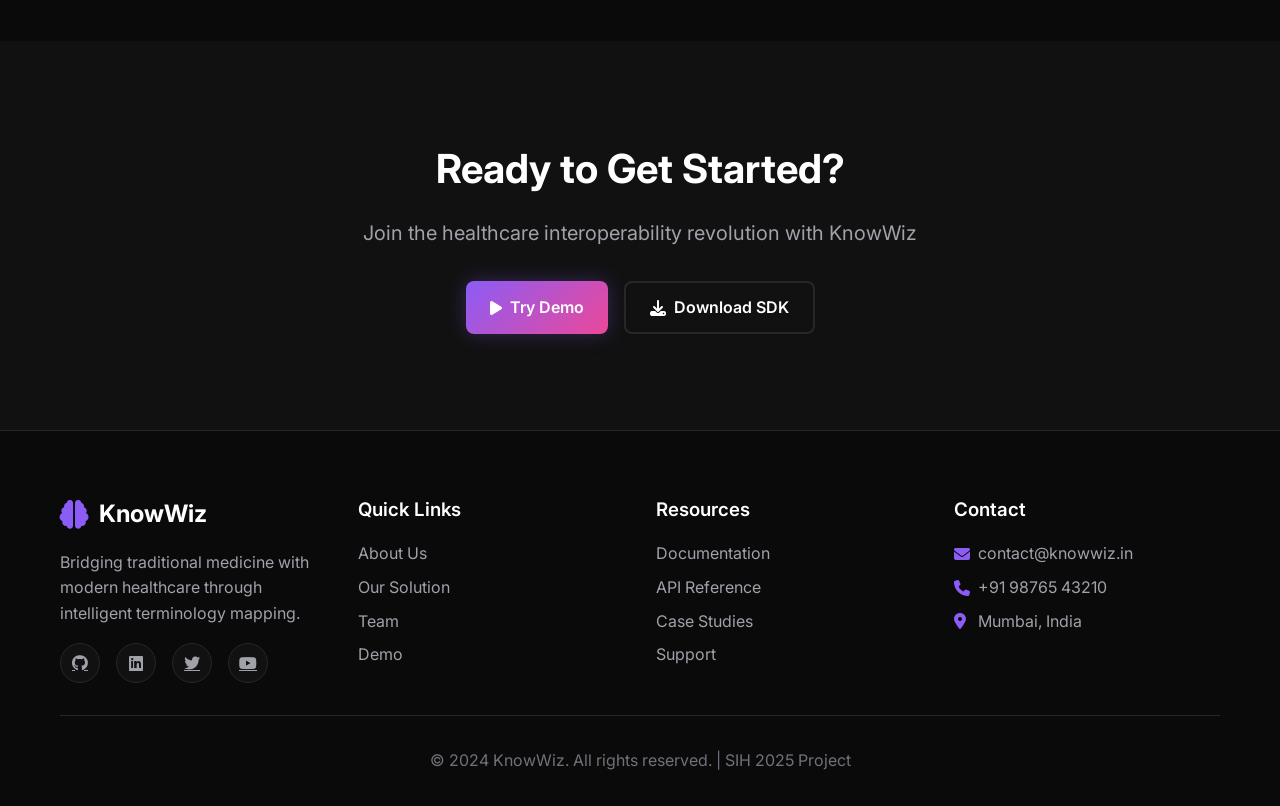
<file: contact.html>
<!DOCTYPE html>
<html lang="en">
<head>
    <meta charset="UTF-8">
    <meta name="viewport" content="width=device-width, initial-scale=1.0">
    <title>Contact Us - KnowWiz</title>
    <link rel="stylesheet" href="styles.css">
    <link href="https://fonts.googleapis.com/css2?family=Inter:wght@300;400;500;600;700;800&display=swap" rel="stylesheet">
    <link rel="stylesheet" href="https://cdnjs.cloudflare.com/ajax/libs/font-awesome/6.4.0/css/all.min.css">
</head>
<body>
    <!-- Navigation -->
    <nav class="navbar">
        <div class="nav-container">
            <div class="nav-logo">
                <i class="fas fa-brain"></i>
                <span>KnowWiz</span>
            </div>
            <ul class="nav-menu">
                <li><a href="index.html" class="nav-link">Home</a></li>
                <li><a href="about.html" class="nav-link">About</a></li>
                <li><a href="solution.html" class="nav-link">Solution</a></li>
                <li><a href="team.html" class="nav-link">Team</a></li>
                <li><a href="demo.html" class="nav-link">Demo</a></li>
                <li><a href="contact.html" class="nav-link active">Contact</a></li>
            </ul>
            <div class="hamburger">
                <span class="bar"></span>
                <span class="bar"></span>
                <span class="bar"></span>
            </div>
        </div>
    </nav>

    <!-- Hero Section -->
    <section class="page-hero">
        <div class="container">
            <div class="hero-content">
                <h1 class="hero-title">Contact Us</h1>
                <p class="hero-subtitle">Get in touch with our team and start your healthcare interoperability journey</p>
            </div>
        </div>
    </section>

    <!-- Contact Section -->
    <section class="contact-section">
        <div class="container">
            <div class="contact-content">
                <div class="contact-info">
                    <h2 class="section-title">Get in Touch</h2>
                    <p class="contact-description">
                        Ready to transform your healthcare system with KnowWiz? We'd love to hear from you. Whether you have questions about our platform, need technical support, or want to discuss partnership opportunities, our team is here to help.
                    </p>
                    
                    <div class="contact-methods">
                        <div class="contact-method">
                            <div class="method-icon">
                                <i class="fas fa-envelope"></i>
                            </div>
                            <div class="method-info">
                                <h3>Email Us</h3>
                                <p>contact@knowwiz.in</p>
                                <p>support@knowwiz.in</p>
                            </div>
                        </div>
                        
                        <div class="contact-method">
                            <div class="method-icon">
                                <i class="fas fa-phone"></i>
                            </div>
                            <div class="method-info">
                                <h3>Call Us</h3>
                                <p>+91 98765 43210</p>
                                <p>Mon-Fri 9AM-6PM IST</p>
                            </div>
                        </div>
                        
                        <div class="contact-method">
                            <div class="method-icon">
                                <i class="fas fa-map-marker-alt"></i>
                            </div>
                            <div class="method-info">
                                <h3>Visit Us</h3>
                                <p>Mumbai, Maharashtra</p>
                                <p>India</p>
                            </div>
                        </div>
                        
                        <div class="contact-method">
                            <div class="method-icon">
                                <i class="fas fa-clock"></i>
                            </div>
                            <div class="method-info">
                                <h3>Response Time</h3>
                                <p>Within 24 hours</p>
                                <p>Emergency: 2 hours</p>
                            </div>
                        </div>
                    </div>
                </div>
                
                <div class="contact-form-container">
                    <form class="contact-form" id="contactForm">
                        <h3>Send us a Message</h3>
                        
                        <div class="form-group">
                            <label for="name">Full Name *</label>
                            <input type="text" id="name" name="name" required class="form-input">
                        </div>
                        
                        <div class="form-group">
                            <label for="email">Email Address *</label>
                            <input type="email" id="email" name="email" required class="form-input">
                        </div>
                        
                        <div class="form-group">
                            <label for="organization">Organization</label>
                            <input type="text" id="organization" name="organization" class="form-input">
                        </div>
                        
                        <div class="form-group">
                            <label for="phone">Phone Number</label>
                            <input type="tel" id="phone" name="phone" class="form-input">
                        </div>
                        
                        <div class="form-group">
                            <label for="subject">Subject *</label>
                            <select id="subject" name="subject" required class="form-select">
                                <option value="">Select a subject</option>
                                <option value="general">General Inquiry</option>
                                <option value="demo">Request Demo</option>
                                <option value="api">API Access</option>
                                <option value="partnership">Partnership</option>
                                <option value="support">Technical Support</option>
                                <option value="pricing">Pricing Information</option>
                            </select>
                        </div>
                        
                        <div class="form-group">
                            <label for="message">Message *</label>
                            <textarea id="message" name="message" rows="5" required class="form-textarea" placeholder="Tell us about your requirements..."></textarea>
                        </div>
                        
                        <div class="form-group">
                            <label class="checkbox-label">
                                <input type="checkbox" id="newsletter" name="newsletter">
                                <span class="checkmark"></span>
                                Subscribe to our newsletter for updates and insights
                            </label>
                        </div>
                        
                        <button type="submit" class="btn btn-primary">
                            <i class="fas fa-paper-plane"></i>
                            Send Message
                        </button>
                    </form>
                </div>
            </div>
        </div>
    </section>

    <!-- FAQ Section -->
    <section class="faq-section">
        <div class="container">
            <div class="section-header">
                <h2 class="section-title">Frequently Asked Questions</h2>
                <p class="section-subtitle">Quick answers to common questions about KnowWiz</p>
            </div>
            
            <div class="faq-content">
                <div class="faq-item">
                    <div class="faq-question">
                        <h3>What is KnowWiz and how does it work?</h3>
                        <i class="fas fa-chevron-down"></i>
                    </div>
                    <div class="faq-answer">
                        <p>KnowWiz is a FHIR-compliant terminology microservice that bridges traditional Indian medicine (NAMASTE codes) with modern healthcare systems (ICD-11). It uses AI-powered mapping algorithms to translate between different medical terminologies, enabling seamless data exchange and interoperability.</p>
                    </div>
                </div>
                
                <div class="faq-item">
                    <div class="faq-question">
                        <h3>Is KnowWiz compliant with healthcare standards?</h3>
                        <i class="fas fa-chevron-down"></i>
                    </div>
                    <div class="faq-answer">
                        <p>Yes, KnowWiz is fully compliant with FHIR R4 standards and integrates with international classification systems like ICD-11, SNOMED CT, and LOINC. It also follows India's 2016 EHR Standards and supports OAuth 2.0 authentication with ABHA integration.</p>
                    </div>
                </div>
                
                <div class="faq-item">
                    <div class="faq-question">
                        <h3>How accurate are the terminology mappings?</h3>
                        <i class="fas fa-chevron-down"></i>
                    </div>
                    <div class="faq-answer">
                        <p>Our AI-powered mapping algorithms achieve over 94% accuracy with confidence scoring. All mappings are validated by medical professionals and continuously improved through machine learning. Low-confidence mappings are flagged for human review.</p>
                    </div>
                </div>
                
                <div class="faq-item">
                    <div class="faq-question">
                        <h3>Can I integrate KnowWiz with my existing healthcare system?</h3>
                        <i class="fas fa-chevron-down"></i>
                    </div>
                    <div class="faq-answer">
                        <p>Absolutely! KnowWiz provides RESTful APIs and SDKs for easy integration with existing healthcare systems. Our comprehensive documentation and support team will help you implement the integration quickly and efficiently.</p>
                    </div>
                </div>
                
                <div class="faq-item">
                    <div class="faq-question">
                        <h3>What programming languages and platforms are supported?</h3>
                        <i class="fas fa-chevron-down"></i>
                    </div>
                    <div class="faq-answer">
                        <p>KnowWiz supports all major programming languages through our RESTful APIs. We provide SDKs for Python, JavaScript, Java, and C#. The platform is built on FastAPI and can be deployed on any cloud platform or on-premises infrastructure.</p>
                    </div>
                </div>
                
                <div class="faq-item">
                    <div class="faq-question">
                        <h3>Is there a free trial or demo available?</h3>
                        <i class="fas fa-chevron-down"></i>
                    </div>
                    <div class="faq-answer">
                        <p>Yes! We offer a free trial with limited API calls and a fully functional demo on our website. You can also request a personalized demo session with our team to see how KnowWiz can meet your specific requirements.</p>
                    </div>
                </div>
                
                <div class="faq-item">
                    <div class="faq-question">
                        <h3>How is data security and privacy handled?</h3>
                        <i class="fas fa-chevron-down"></i>
                    </div>
                    <div class="faq-answer">
                        <p>Data security is our top priority. We use enterprise-grade encryption, follow HIPAA compliance standards, implement OAuth 2.0 authentication, and maintain comprehensive audit trails. All data is processed securely and never shared without explicit consent.</p>
                    </div>
                </div>
                
                <div class="faq-item">
                    <div class="faq-question">
                        <h3>What support options are available?</h3>
                        <i class="fas fa-chevron-down"></i>
                    </div>
                    <div class="faq-answer">
                        <p>We provide comprehensive support including documentation, API reference guides, email support, phone support during business hours, and dedicated technical support for enterprise customers. Our team is committed to helping you succeed.</p>
                    </div>
                </div>
            </div>
        </div>
    </section>

    <!-- Office Locations -->
    <section class="locations-section">
        <div class="container">
            <div class="section-header">
                <h2 class="section-title">Our Locations</h2>
                <p class="section-subtitle">Connect with us across India</p>
            </div>
            
            <div class="locations-grid">
                <div class="location-card">
                    <div class="location-icon">
                        <i class="fas fa-building"></i>
                    </div>
                    <h3>Mumbai Office</h3>
                    <p class="location-address">
                        Bandra Kurla Complex<br>
                        Mumbai, Maharashtra 400051<br>
                        India
                    </p>
                    <div class="location-contact">
                        <p><i class="fas fa-phone"></i> +91 22 1234 5678</p>
                        <p><i class="fas fa-envelope"></i> mumbai@knowwiz.in</p>
                    </div>
                </div>
                
                <div class="location-card">
                    <div class="location-icon">
                        <i class="fas fa-building"></i>
                    </div>
                    <h3>Delhi Office</h3>
                    <p class="location-address">
                        Connaught Place<br>
                        New Delhi, Delhi 110001<br>
                        India
                    </p>
                    <div class="location-contact">
                        <p><i class="fas fa-phone"></i> +91 11 2345 6789</p>
                        <p><i class="fas fa-envelope"></i> delhi@knowwiz.in</p>
                    </div>
                </div>
                
                <div class="location-card">
                    <div class="location-icon">
                        <i class="fas fa-building"></i>
                    </div>
                    <h3>Bangalore Office</h3>
                    <p class="location-address">
                        Electronic City<br>
                        Bangalore, Karnataka 560100<br>
                        India
                    </p>
                    <div class="location-contact">
                        <p><i class="fas fa-phone"></i> +91 80 3456 7890</p>
                        <p><i class="fas fa-envelope"></i> bangalore@knowwiz.in</p>
                    </div>
                </div>
            </div>
        </div>
    </section>

    <!-- CTA Section -->
    <section class="cta-section">
        <div class="container">
            <div class="cta-content">
                <h2>Ready to Get Started?</h2>
                <p>Join the healthcare interoperability revolution with KnowWiz</p>
                <div class="cta-buttons">
                    <a href="demo.html" class="btn btn-primary">
                        <i class="fas fa-play"></i>
                        Try Demo
                    </a>
                    <a href="#" class="btn btn-secondary">
                        <i class="fas fa-download"></i>
                        Download SDK
                    </a>
                </div>
            </div>
        </div>
    </section>

    <!-- Footer -->
    <footer class="footer">
        <div class="container">
            <div class="footer-content">
                <div class="footer-section">
                    <div class="footer-logo">
                        <i class="fas fa-brain"></i>
                        <span>KnowWiz</span>
                    </div>
                    <p>Bridging traditional medicine with modern healthcare through intelligent terminology mapping.</p>
                    <div class="social-links">
                        <a href="#"><i class="fab fa-github"></i></a>
                        <a href="#"><i class="fab fa-linkedin"></i></a>
                        <a href="#"><i class="fab fa-twitter"></i></a>
                        <a href="#"><i class="fab fa-youtube"></i></a>
                    </div>
                </div>
                <div class="footer-section">
                    <h3>Quick Links</h3>
                    <ul>
                        <li><a href="about.html">About Us</a></li>
                        <li><a href="solution.html">Our Solution</a></li>
                        <li><a href="team.html">Team</a></li>
                        <li><a href="demo.html">Demo</a></li>
                    </ul>
                </div>
                <div class="footer-section">
                    <h3>Resources</h3>
                    <ul>
                        <li><a href="#">Documentation</a></li>
                        <li><a href="#">API Reference</a></li>
                        <li><a href="#">Case Studies</a></li>
                        <li><a href="#">Support</a></li>
                    </ul>
                </div>
                <div class="footer-section">
                    <h3>Contact</h3>
                    <div class="contact-info">
                        <p><i class="fas fa-envelope"></i> contact@knowwiz.in</p>
                        <p><i class="fas fa-phone"></i> +91 98765 43210</p>
                        <p><i class="fas fa-map-marker-alt"></i> Mumbai, India</p>
                    </div>
                </div>
            </div>
            <div class="footer-bottom">
                <p>&copy; 2024 KnowWiz. All rights reserved. | SIH 2025 Project</p>
            </div>
        </div>
    </footer>

    <script src="script.js"></script>
</body>
</html>
</file>
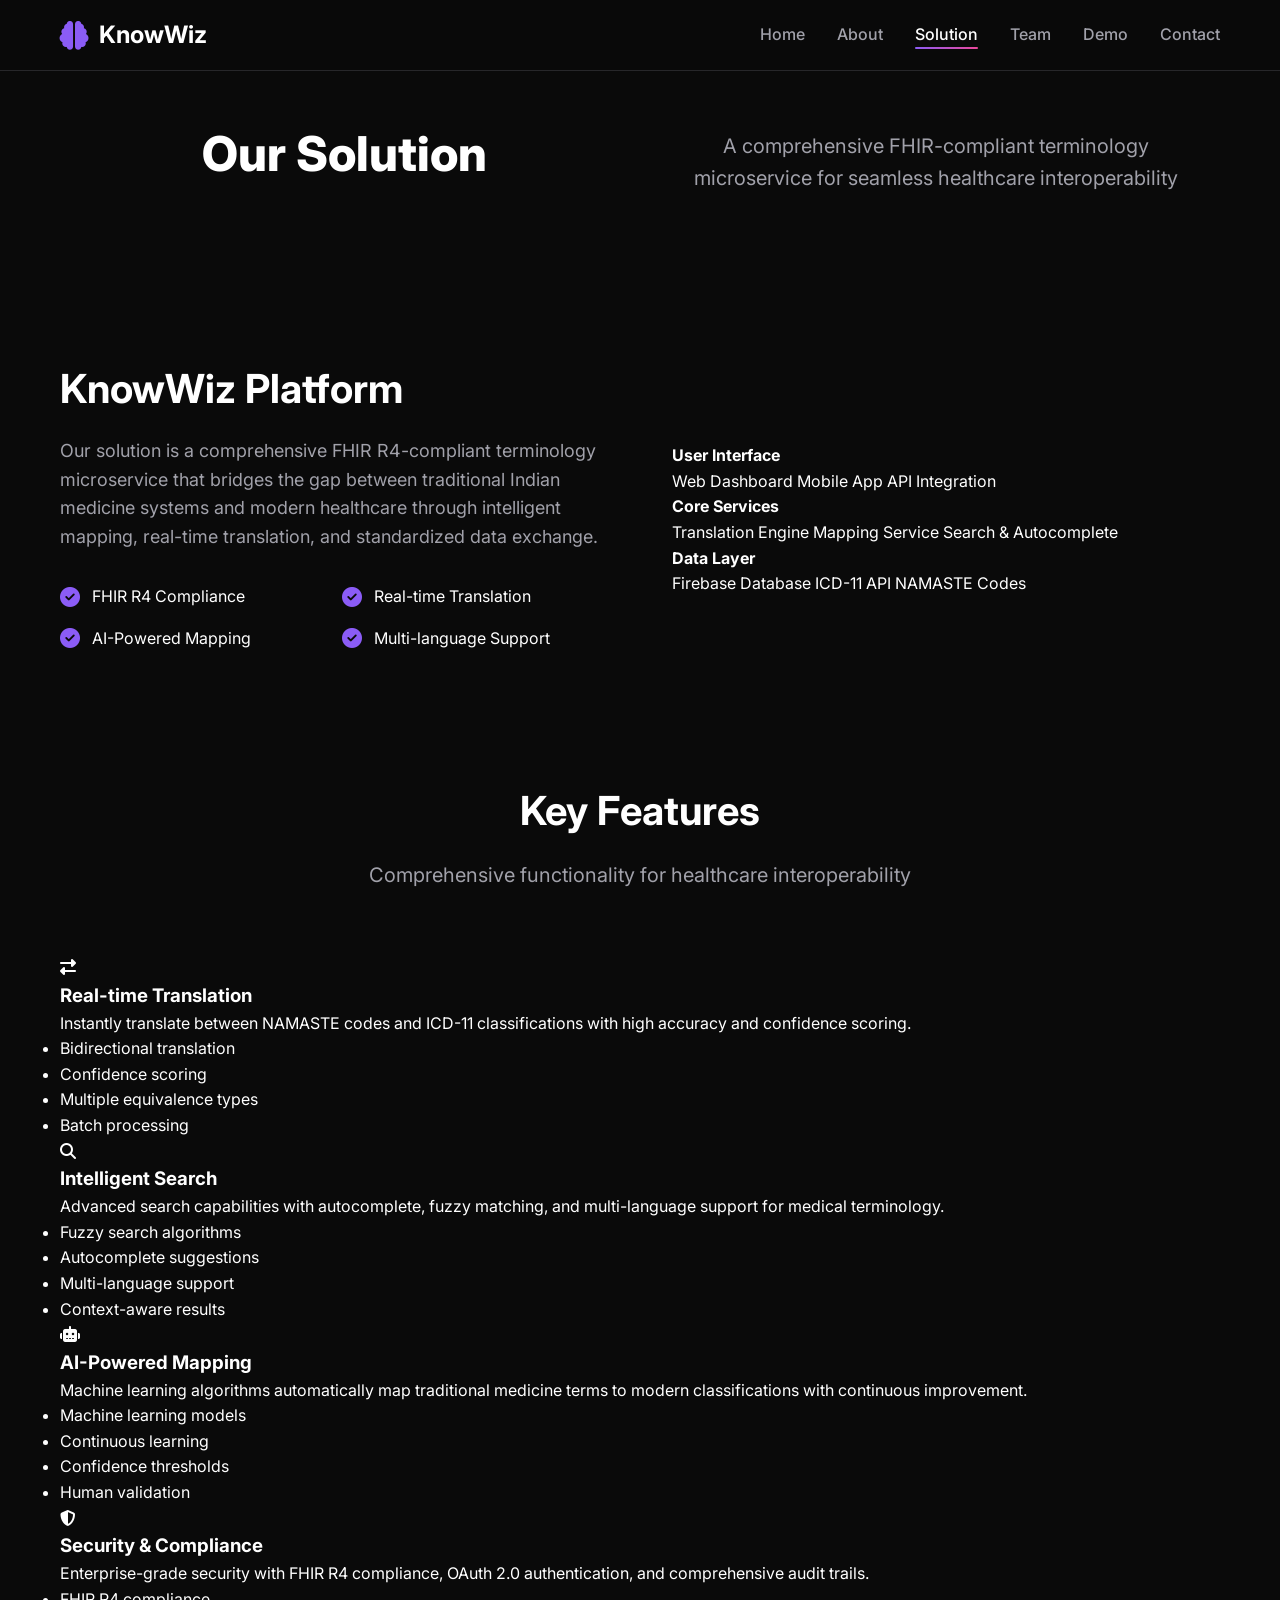
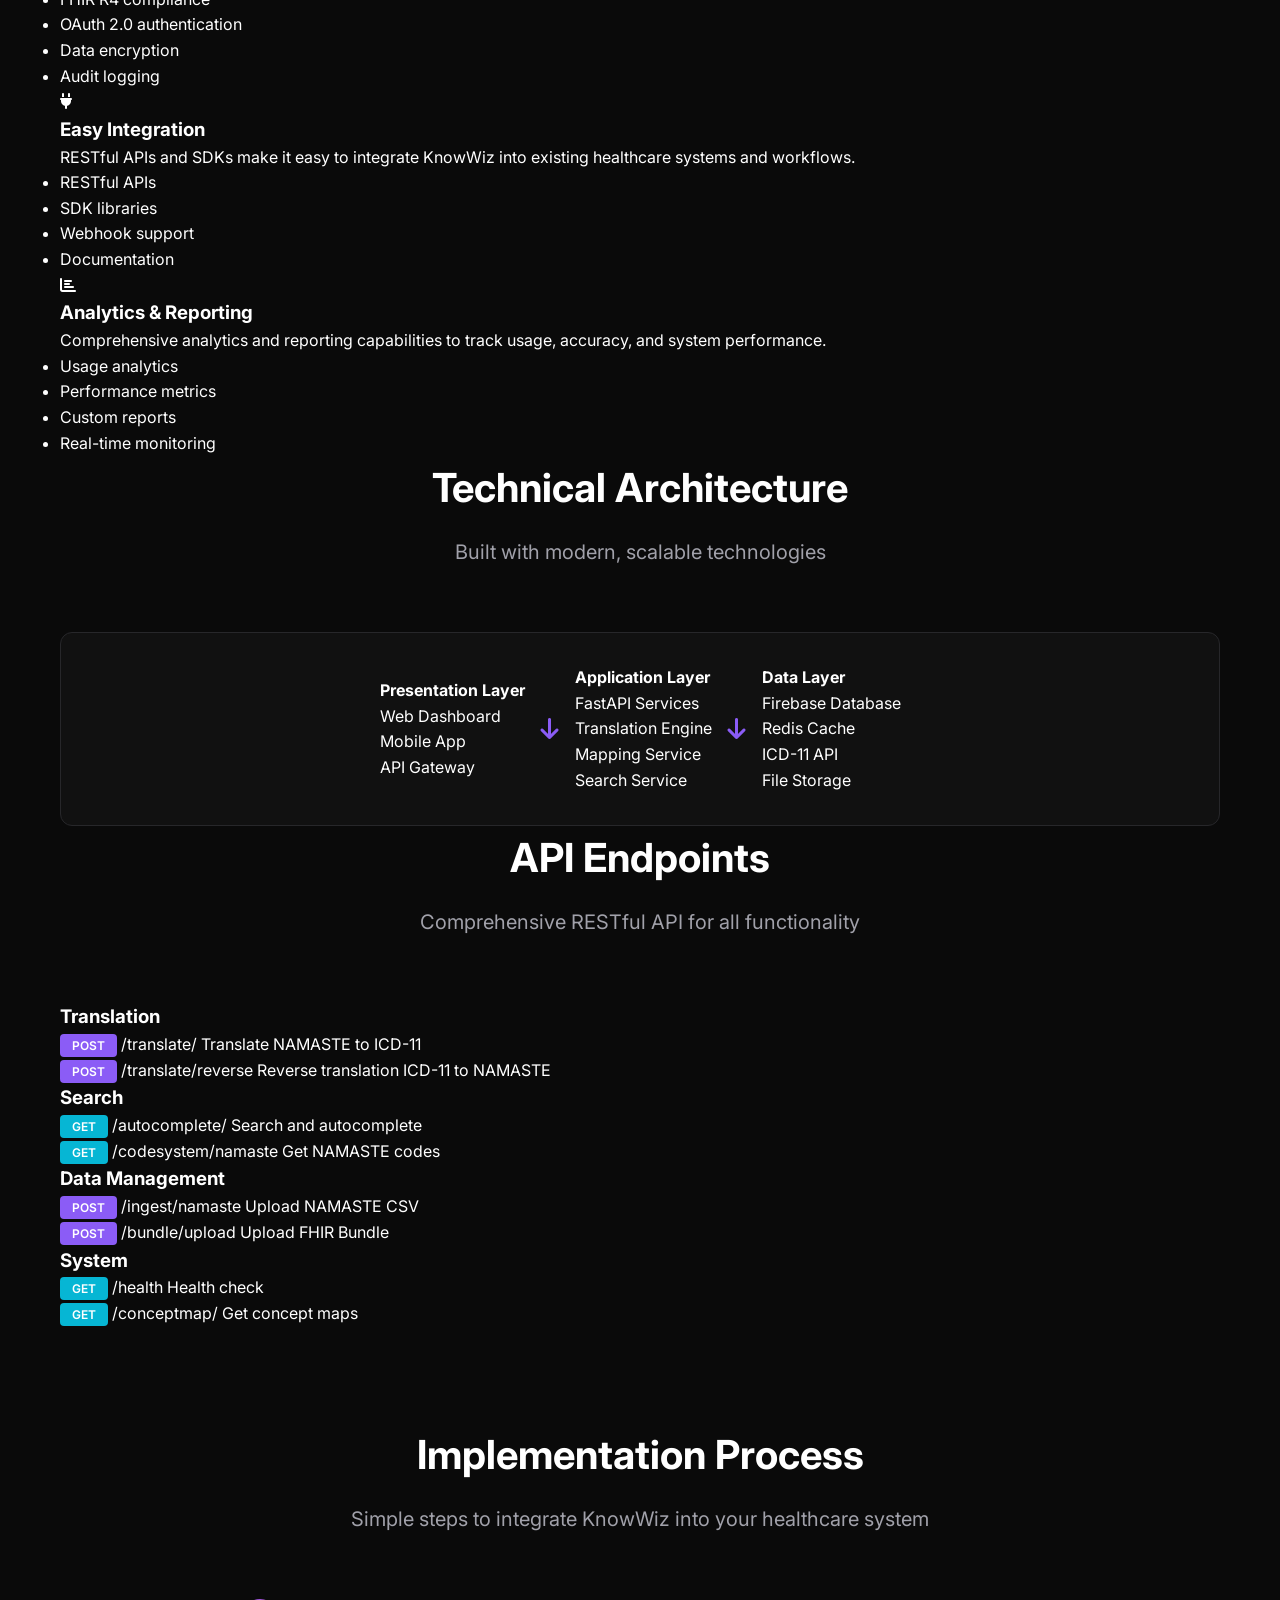
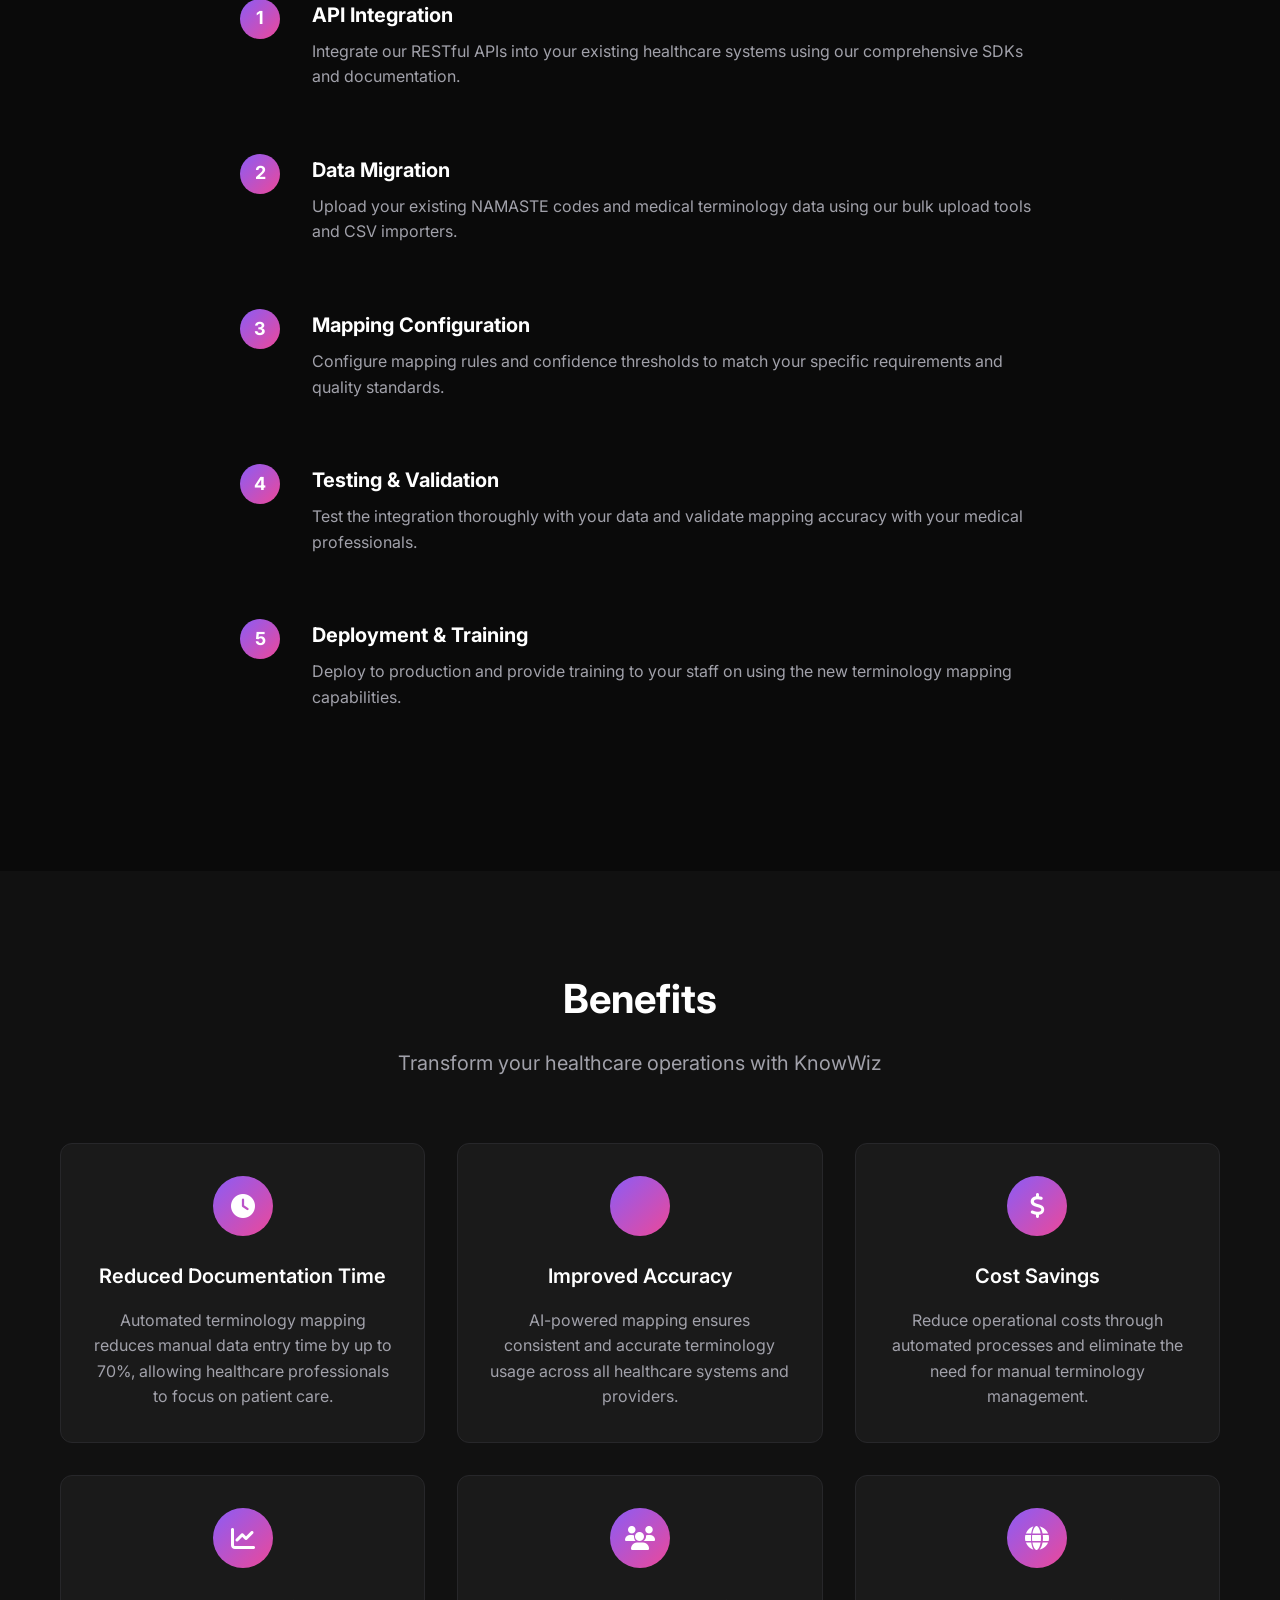
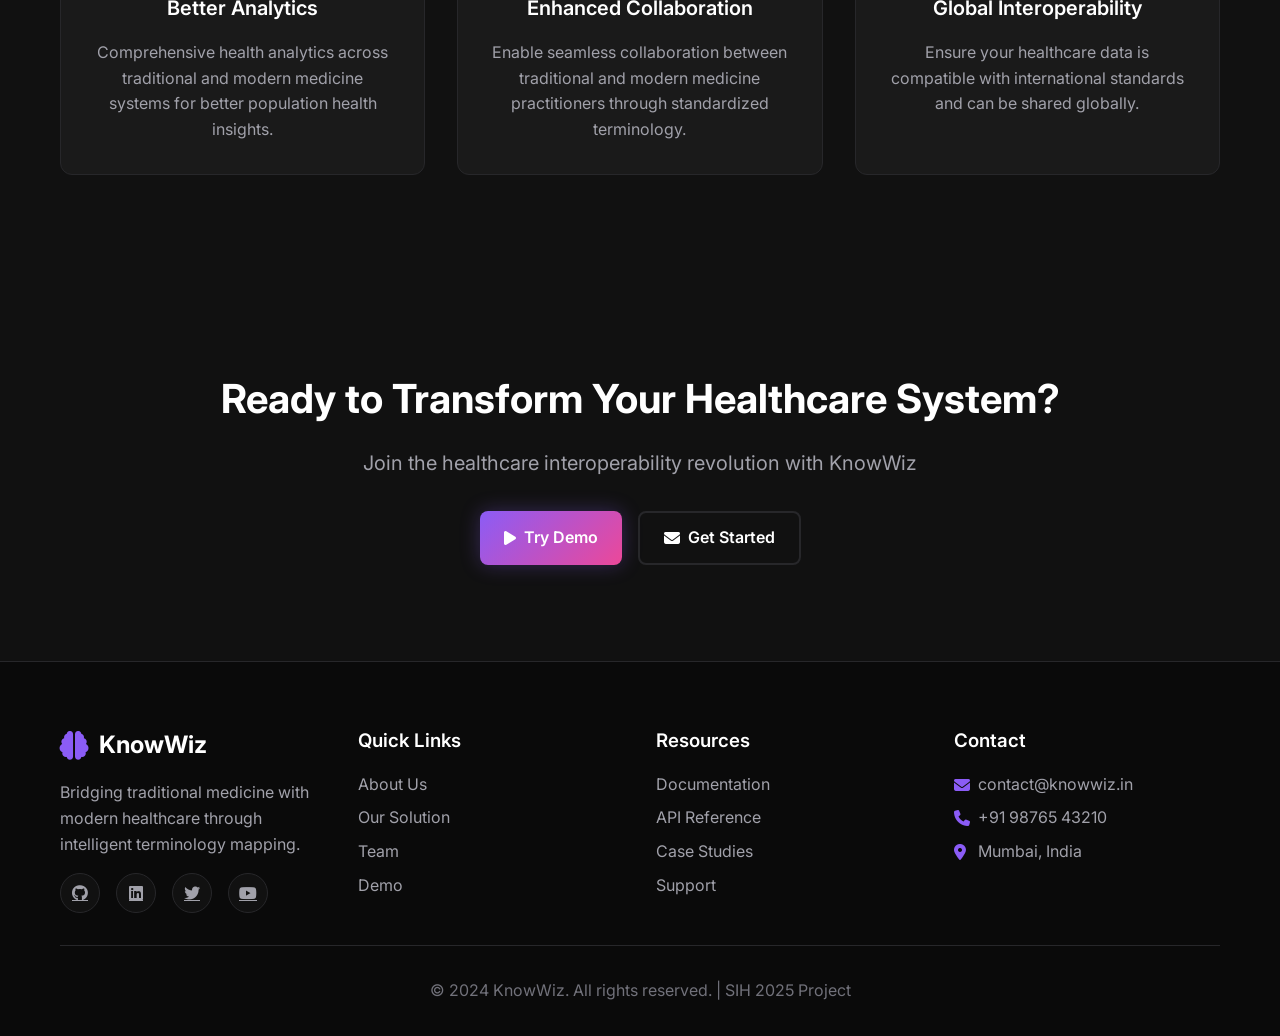
<file: solution.html>
<!DOCTYPE html>
<html lang="en">
<head>
    <meta charset="UTF-8">
    <meta name="viewport" content="width=device-width, initial-scale=1.0">
    <title>Our Solution - KnowWiz</title>
    <link rel="stylesheet" href="styles.css">
    <link href="https://fonts.googleapis.com/css2?family=Inter:wght@300;400;500;600;700;800&display=swap" rel="stylesheet">
    <link rel="stylesheet" href="https://cdnjs.cloudflare.com/ajax/libs/font-awesome/6.4.0/css/all.min.css">
</head>
<body>
    <!-- Navigation -->
    <nav class="navbar">
        <div class="nav-container">
            <div class="nav-logo">
                <i class="fas fa-brain"></i>
                <span>KnowWiz</span>
            </div>
            <ul class="nav-menu">
                <li><a href="index.html" class="nav-link">Home</a></li>
                <li><a href="about.html" class="nav-link">About</a></li>
                <li><a href="solution.html" class="nav-link active">Solution</a></li>
                <li><a href="team.html" class="nav-link">Team</a></li>
                <li><a href="demo.html" class="nav-link">Demo</a></li>
                <li><a href="contact.html" class="nav-link">Contact</a></li>
            </ul>
            <div class="hamburger">
                <span class="bar"></span>
                <span class="bar"></span>
                <span class="bar"></span>
            </div>
        </div>
    </nav>

    <!-- Hero Section -->
    <section class="page-hero">
        <div class="container">
            <div class="hero-content">
                <h1 class="hero-title">Our Solution</h1>
                <p class="hero-subtitle">A comprehensive FHIR-compliant terminology microservice for seamless healthcare interoperability</p>
            </div>
        </div>
    </section>

    <!-- Solution Overview -->
    <section class="solution-overview">
        <div class="container">
            <div class="solution-content">
                <div class="solution-text">
                    <h2 class="section-title">KnowWiz Platform</h2>
                    <p class="solution-description">
                        Our solution is a comprehensive FHIR R4-compliant terminology microservice that bridges the gap between traditional Indian medicine systems and modern healthcare through intelligent mapping, real-time translation, and standardized data exchange.
                    </p>
                    <div class="solution-features">
                        <div class="feature-item">
                            <i class="fas fa-check-circle"></i>
                            <span>FHIR R4 Compliance</span>
                        </div>
                        <div class="feature-item">
                            <i class="fas fa-check-circle"></i>
                            <span>Real-time Translation</span>
                        </div>
                        <div class="feature-item">
                            <i class="fas fa-check-circle"></i>
                            <span>AI-Powered Mapping</span>
                        </div>
                        <div class="feature-item">
                            <i class="fas fa-check-circle"></i>
                            <span>Multi-language Support</span>
                        </div>
                    </div>
                </div>
                <div class="solution-visual">
                    <div class="platform-diagram">
                        <div class="platform-layer">
                            <h4>User Interface</h4>
                            <div class="layer-items">
                                <span>Web Dashboard</span>
                                <span>Mobile App</span>
                                <span>API Integration</span>
                            </div>
                        </div>
                        <div class="platform-layer">
                            <h4>Core Services</h4>
                            <div class="layer-items">
                                <span>Translation Engine</span>
                                <span>Mapping Service</span>
                                <span>Search & Autocomplete</span>
                            </div>
                        </div>
                        <div class="platform-layer">
                            <h4>Data Layer</h4>
                            <div class="layer-items">
                                <span>Firebase Database</span>
                                <span>ICD-11 API</span>
                                <span>NAMASTE Codes</span>
                            </div>
                        </div>
                    </div>
                </div>
            </div>
        </div>
    </section>

    <!-- Key Features -->
    <section class="features-section">
        <div class="container">
            <div class="section-header">
                <h2 class="section-title">Key Features</h2>
                <p class="section-subtitle">Comprehensive functionality for healthcare interoperability</p>
            </div>
            <div class="features-grid">
                <div class="feature-card">
                    <div class="feature-icon">
                        <i class="fas fa-exchange-alt"></i>
                    </div>
                    <h3>Real-time Translation</h3>
                    <p>Instantly translate between NAMASTE codes and ICD-11 classifications with high accuracy and confidence scoring.</p>
                    <ul class="feature-list">
                        <li>Bidirectional translation</li>
                        <li>Confidence scoring</li>
                        <li>Multiple equivalence types</li>
                        <li>Batch processing</li>
                    </ul>
                </div>
                <div class="feature-card">
                    <div class="feature-icon">
                        <i class="fas fa-search"></i>
                    </div>
                    <h3>Intelligent Search</h3>
                    <p>Advanced search capabilities with autocomplete, fuzzy matching, and multi-language support for medical terminology.</p>
                    <ul class="feature-list">
                        <li>Fuzzy search algorithms</li>
                        <li>Autocomplete suggestions</li>
                        <li>Multi-language support</li>
                        <li>Context-aware results</li>
                    </ul>
                </div>
                <div class="feature-card">
                    <div class="feature-icon">
                        <i class="fas fa-robot"></i>
                    </div>
                    <h3>AI-Powered Mapping</h3>
                    <p>Machine learning algorithms automatically map traditional medicine terms to modern classifications with continuous improvement.</p>
                    <ul class="feature-list">
                        <li>Machine learning models</li>
                        <li>Continuous learning</li>
                        <li>Confidence thresholds</li>
                        <li>Human validation</li>
                    </ul>
                </div>
                <div class="feature-card">
                    <div class="feature-icon">
                        <i class="fas fa-shield-alt"></i>
                    </div>
                    <h3>Security & Compliance</h3>
                    <p>Enterprise-grade security with FHIR R4 compliance, OAuth 2.0 authentication, and comprehensive audit trails.</p>
                    <ul class="feature-list">
                        <li>FHIR R4 compliance</li>
                        <li>OAuth 2.0 authentication</li>
                        <li>Data encryption</li>
                        <li>Audit logging</li>
                    </ul>
                </div>
                <div class="feature-card">
                    <div class="feature-icon">
                        <i class="fas fa-plug"></i>
                    </div>
                    <h3>Easy Integration</h3>
                    <p>RESTful APIs and SDKs make it easy to integrate KnowWiz into existing healthcare systems and workflows.</p>
                    <ul class="feature-list">
                        <li>RESTful APIs</li>
                        <li>SDK libraries</li>
                        <li>Webhook support</li>
                        <li>Documentation</li>
                    </ul>
                </div>
                <div class="feature-card">
                    <div class="feature-icon">
                        <i class="fas fa-chart-bar"></i>
                    </div>
                    <h3>Analytics & Reporting</h3>
                    <p>Comprehensive analytics and reporting capabilities to track usage, accuracy, and system performance.</p>
                    <ul class="feature-list">
                        <li>Usage analytics</li>
                        <li>Performance metrics</li>
                        <li>Custom reports</li>
                        <li>Real-time monitoring</li>
                    </ul>
                </div>
            </div>
        </div>
    </section>

    <!-- Technical Architecture -->
    <section class="architecture-section">
        <div class="container">
            <div class="section-header">
                <h2 class="section-title">Technical Architecture</h2>
                <p class="section-subtitle">Built with modern, scalable technologies</p>
            </div>
            <div class="architecture-content">
                <div class="architecture-diagram">
                    <div class="arch-tier">
                        <h4>Presentation Layer</h4>
                        <div class="tier-components">
                            <div class="component">Web Dashboard</div>
                            <div class="component">Mobile App</div>
                            <div class="component">API Gateway</div>
                        </div>
                    </div>
                    <div class="arch-arrow">
                        <i class="fas fa-arrow-down"></i>
                    </div>
                    <div class="arch-tier">
                        <h4>Application Layer</h4>
                        <div class="tier-components">
                            <div class="component">FastAPI Services</div>
                            <div class="component">Translation Engine</div>
                            <div class="component">Mapping Service</div>
                            <div class="component">Search Service</div>
                        </div>
                    </div>
                    <div class="arch-arrow">
                        <i class="fas fa-arrow-down"></i>
                    </div>
                    <div class="arch-tier">
                        <h4>Data Layer</h4>
                        <div class="tier-components">
                            <div class="component">Firebase Database</div>
                            <div class="component">Redis Cache</div>
                            <div class="component">ICD-11 API</div>
                            <div class="component">File Storage</div>
                        </div>
                    </div>
                </div>
            </div>
        </div>
    </section>

    <!-- API Endpoints -->
    <section class="api-section">
        <div class="container">
            <div class="section-header">
                <h2 class="section-title">API Endpoints</h2>
                <p class="section-subtitle">Comprehensive RESTful API for all functionality</p>
            </div>
            <div class="api-grid">
                <div class="api-category">
                    <h3>Translation</h3>
                    <div class="api-endpoints">
                        <div class="endpoint">
                            <span class="method post">POST</span>
                            <span class="path">/translate/</span>
                            <span class="description">Translate NAMASTE to ICD-11</span>
                        </div>
                        <div class="endpoint">
                            <span class="method post">POST</span>
                            <span class="path">/translate/reverse</span>
                            <span class="description">Reverse translation ICD-11 to NAMASTE</span>
                        </div>
                    </div>
                </div>
                <div class="api-category">
                    <h3>Search</h3>
                    <div class="api-endpoints">
                        <div class="endpoint">
                            <span class="method get">GET</span>
                            <span class="path">/autocomplete/</span>
                            <span class="description">Search and autocomplete</span>
                        </div>
                        <div class="endpoint">
                            <span class="method get">GET</span>
                            <span class="path">/codesystem/namaste</span>
                            <span class="description">Get NAMASTE codes</span>
                        </div>
                    </div>
                </div>
                <div class="api-category">
                    <h3>Data Management</h3>
                    <div class="api-endpoints">
                        <div class="endpoint">
                            <span class="method post">POST</span>
                            <span class="path">/ingest/namaste</span>
                            <span class="description">Upload NAMASTE CSV</span>
                        </div>
                        <div class="endpoint">
                            <span class="method post">POST</span>
                            <span class="path">/bundle/upload</span>
                            <span class="description">Upload FHIR Bundle</span>
                        </div>
                    </div>
                </div>
                <div class="api-category">
                    <h3>System</h3>
                    <div class="api-endpoints">
                        <div class="endpoint">
                            <span class="method get">GET</span>
                            <span class="path">/health</span>
                            <span class="description">Health check</span>
                        </div>
                        <div class="endpoint">
                            <span class="method get">GET</span>
                            <span class="path">/conceptmap/</span>
                            <span class="description">Get concept maps</span>
                        </div>
                    </div>
                </div>
            </div>
        </div>
    </section>

    <!-- Implementation Process -->
    <section class="implementation-section">
        <div class="container">
            <div class="section-header">
                <h2 class="section-title">Implementation Process</h2>
                <p class="section-subtitle">Simple steps to integrate KnowWiz into your healthcare system</p>
            </div>
            <div class="implementation-steps">
                <div class="step">
                    <div class="step-number">1</div>
                    <div class="step-content">
                        <h3>API Integration</h3>
                        <p>Integrate our RESTful APIs into your existing healthcare systems using our comprehensive SDKs and documentation.</p>
                    </div>
                </div>
                <div class="step">
                    <div class="step-number">2</div>
                    <div class="step-content">
                        <h3>Data Migration</h3>
                        <p>Upload your existing NAMASTE codes and medical terminology data using our bulk upload tools and CSV importers.</p>
                    </div>
                </div>
                <div class="step">
                    <div class="step-number">3</div>
                    <div class="step-content">
                        <h3>Mapping Configuration</h3>
                        <p>Configure mapping rules and confidence thresholds to match your specific requirements and quality standards.</p>
                    </div>
                </div>
                <div class="step">
                    <div class="step-number">4</div>
                    <div class="step-content">
                        <h3>Testing & Validation</h3>
                        <p>Test the integration thoroughly with your data and validate mapping accuracy with your medical professionals.</p>
                    </div>
                </div>
                <div class="step">
                    <div class="step-number">5</div>
                    <div class="step-content">
                        <h3>Deployment & Training</h3>
                        <p>Deploy to production and provide training to your staff on using the new terminology mapping capabilities.</p>
                    </div>
                </div>
            </div>
        </div>
    </section>

    <!-- Benefits Section -->
    <section class="benefits-section">
        <div class="container">
            <div class="section-header">
                <h2 class="section-title">Benefits</h2>
                <p class="section-subtitle">Transform your healthcare operations with KnowWiz</p>
            </div>
            <div class="benefits-grid">
                <div class="benefit-card">
                    <div class="benefit-icon">
                        <i class="fas fa-clock"></i>
                    </div>
                    <h3>Reduced Documentation Time</h3>
                    <p>Automated terminology mapping reduces manual data entry time by up to 70%, allowing healthcare professionals to focus on patient care.</p>
                </div>
                <div class="benefit-card">
                    <div class="benefit-icon">
                        <i class="fas fa-accuracy"></i>
                    </div>
                    <h3>Improved Accuracy</h3>
                    <p>AI-powered mapping ensures consistent and accurate terminology usage across all healthcare systems and providers.</p>
                </div>
                <div class="benefit-card">
                    <div class="benefit-icon">
                        <i class="fas fa-dollar-sign"></i>
                    </div>
                    <h3>Cost Savings</h3>
                    <p>Reduce operational costs through automated processes and eliminate the need for manual terminology management.</p>
                </div>
                <div class="benefit-card">
                    <div class="benefit-icon">
                        <i class="fas fa-chart-line"></i>
                    </div>
                    <h3>Better Analytics</h3>
                    <p>Comprehensive health analytics across traditional and modern medicine systems for better population health insights.</p>
                </div>
                <div class="benefit-card">
                    <div class="benefit-icon">
                        <i class="fas fa-users"></i>
                    </div>
                    <h3>Enhanced Collaboration</h3>
                    <p>Enable seamless collaboration between traditional and modern medicine practitioners through standardized terminology.</p>
                </div>
                <div class="benefit-card">
                    <div class="benefit-icon">
                        <i class="fas fa-globe"></i>
                    </div>
                    <h3>Global Interoperability</h3>
                    <p>Ensure your healthcare data is compatible with international standards and can be shared globally.</p>
                </div>
            </div>
        </div>
    </section>

    <!-- CTA Section -->
    <section class="cta-section">
        <div class="container">
            <div class="cta-content">
                <h2>Ready to Transform Your Healthcare System?</h2>
                <p>Join the healthcare interoperability revolution with KnowWiz</p>
                <div class="cta-buttons">
                    <a href="demo.html" class="btn btn-primary">
                        <i class="fas fa-play"></i>
                        Try Demo
                    </a>
                    <a href="contact.html" class="btn btn-secondary">
                        <i class="fas fa-envelope"></i>
                        Get Started
                    </a>
                </div>
            </div>
        </div>
    </section>

    <!-- Footer -->
    <footer class="footer">
        <div class="container">
            <div class="footer-content">
                <div class="footer-section">
                    <div class="footer-logo">
                        <i class="fas fa-brain"></i>
                        <span>KnowWiz</span>
                    </div>
                    <p>Bridging traditional medicine with modern healthcare through intelligent terminology mapping.</p>
                    <div class="social-links">
                        <a href="#"><i class="fab fa-github"></i></a>
                        <a href="#"><i class="fab fa-linkedin"></i></a>
                        <a href="#"><i class="fab fa-twitter"></i></a>
                        <a href="#"><i class="fab fa-youtube"></i></a>
                    </div>
                </div>
                <div class="footer-section">
                    <h3>Quick Links</h3>
                    <ul>
                        <li><a href="about.html">About Us</a></li>
                        <li><a href="solution.html">Our Solution</a></li>
                        <li><a href="team.html">Team</a></li>
                        <li><a href="demo.html">Demo</a></li>
                    </ul>
                </div>
                <div class="footer-section">
                    <h3>Resources</h3>
                    <ul>
                        <li><a href="#">Documentation</a></li>
                        <li><a href="#">API Reference</a></li>
                        <li><a href="#">Case Studies</a></li>
                        <li><a href="#">Support</a></li>
                    </ul>
                </div>
                <div class="footer-section">
                    <h3>Contact</h3>
                    <div class="contact-info">
                        <p><i class="fas fa-envelope"></i> contact@knowwiz.in</p>
                        <p><i class="fas fa-phone"></i> +91 98765 43210</p>
                        <p><i class="fas fa-map-marker-alt"></i> Mumbai, India</p>
                    </div>
                </div>
            </div>
            <div class="footer-bottom">
                <p>&copy; 2024 KnowWiz. All rights reserved. | SIH 2025 Project</p>
            </div>
        </div>
    </footer>

    <script src="script.js"></script>
</body>
</html>
</file>
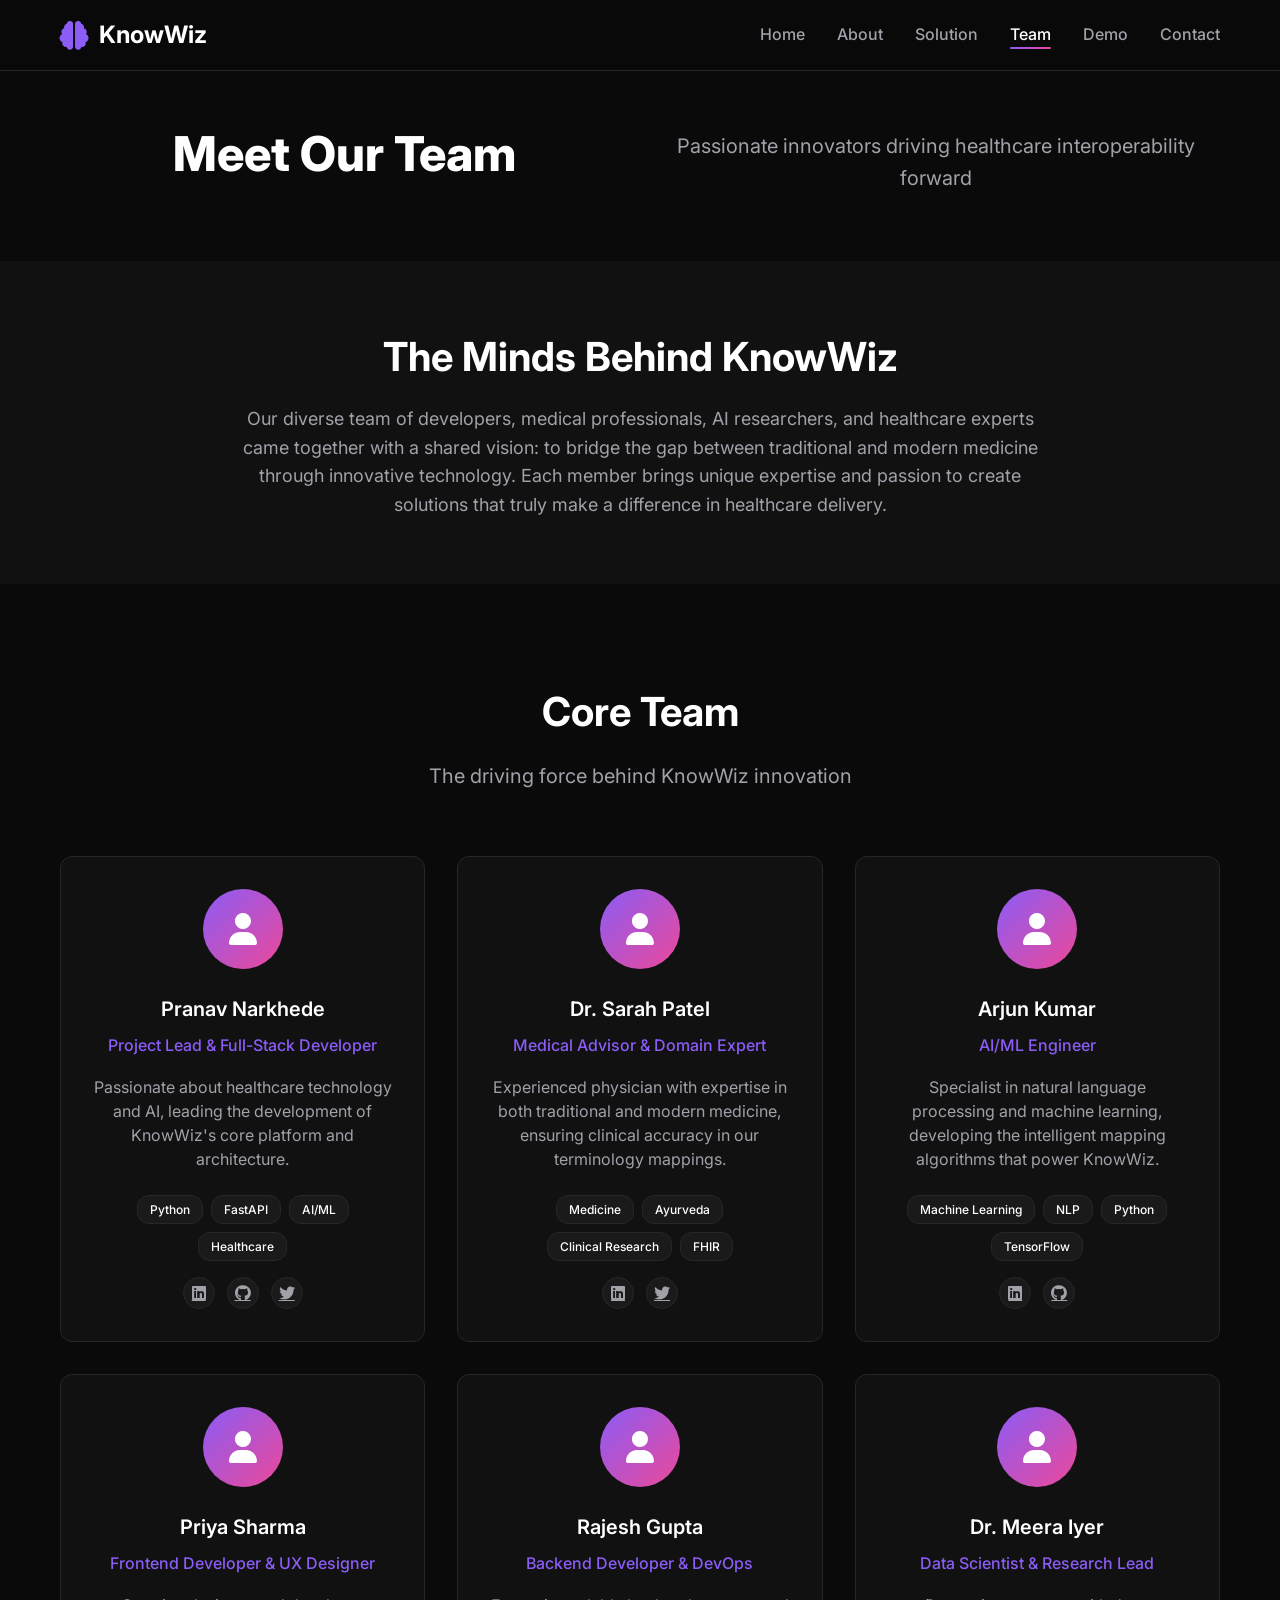
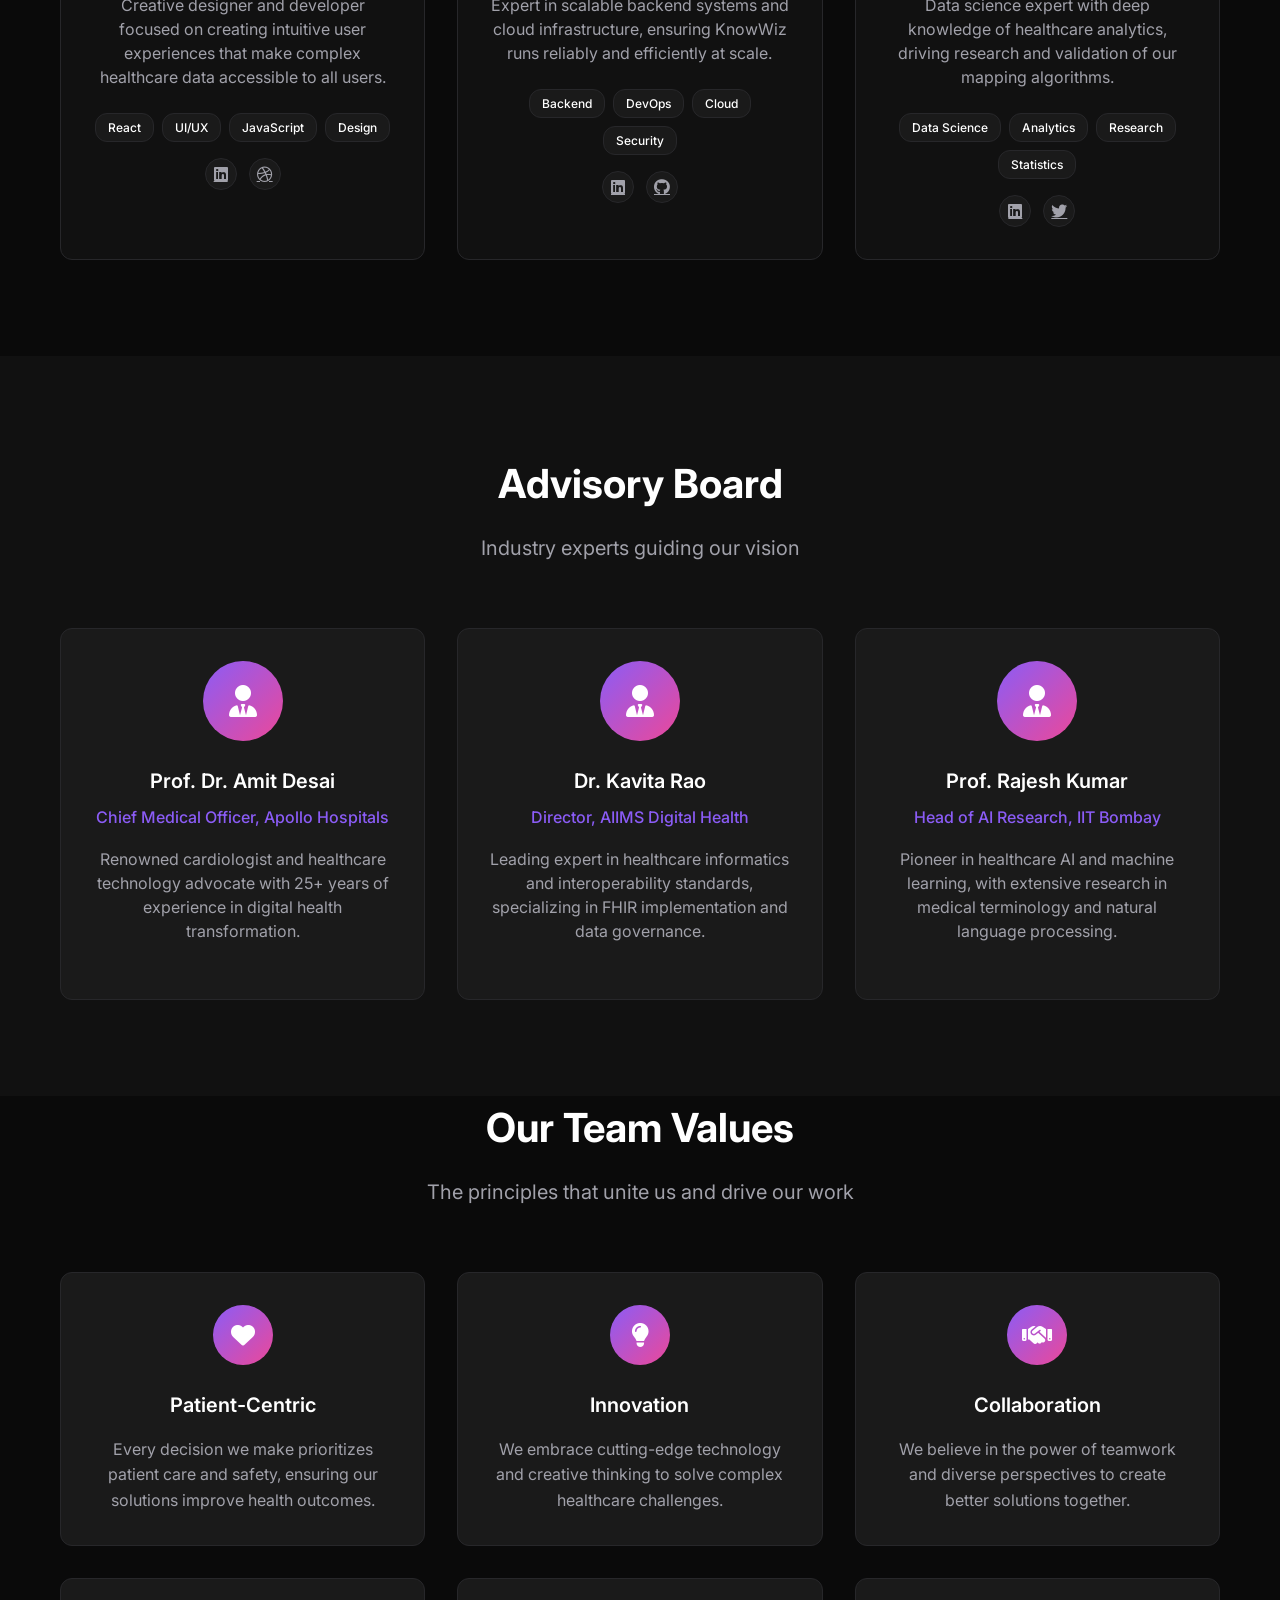
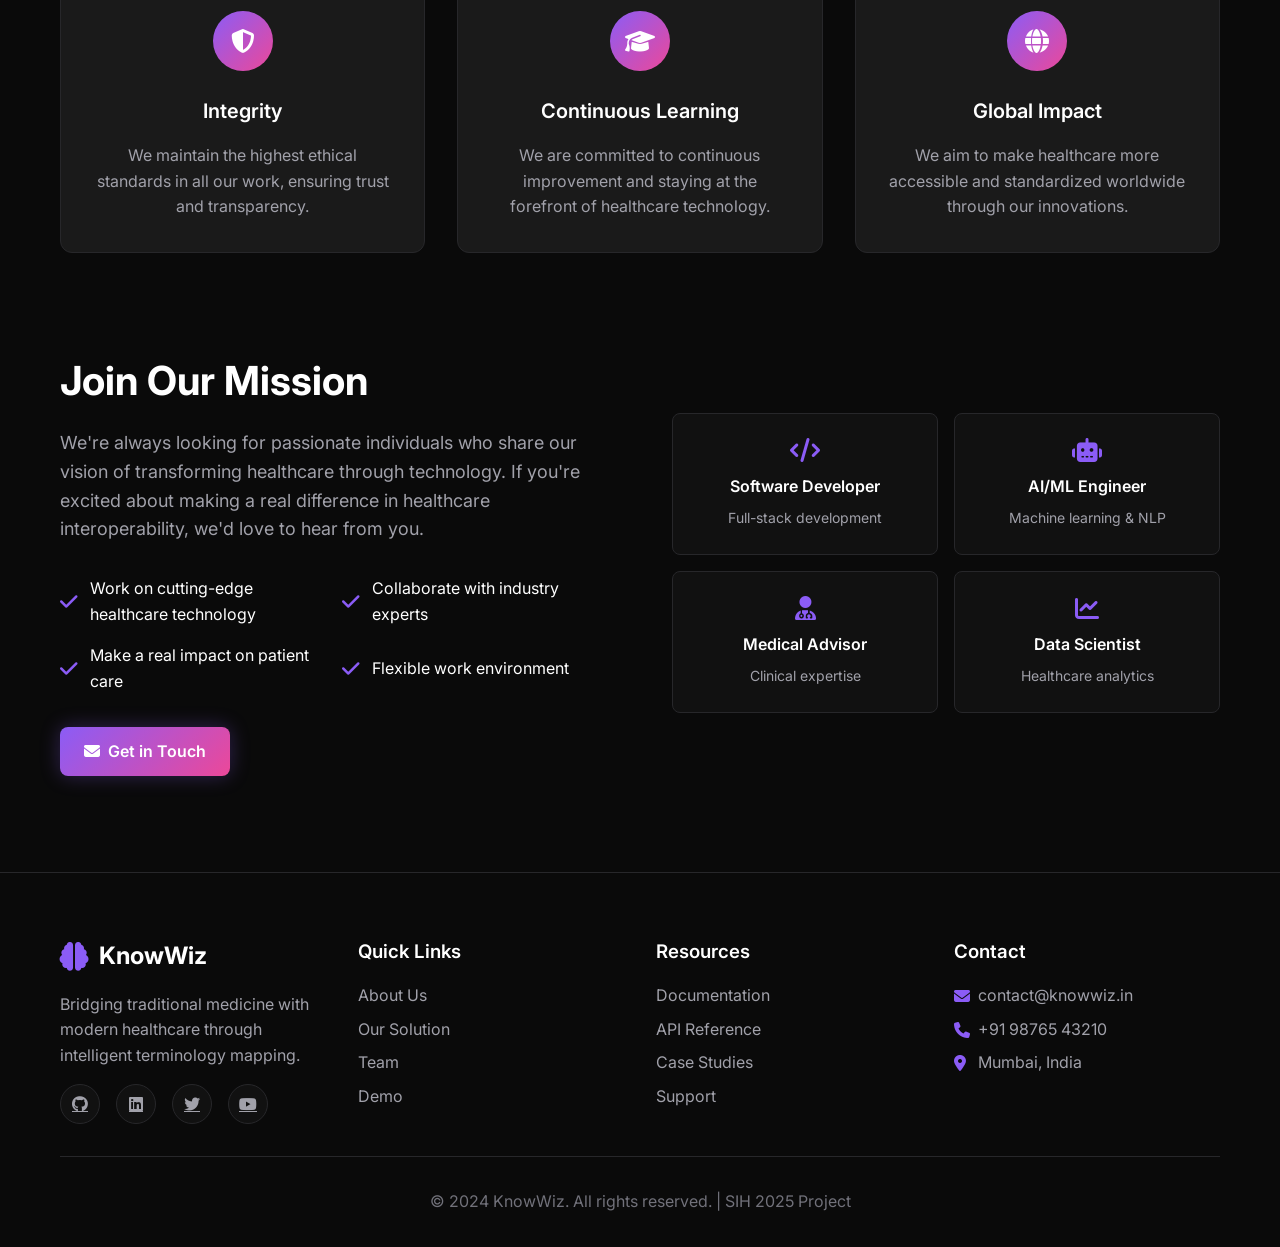
<file: team.html>
<!DOCTYPE html>
<html lang="en">
<head>
    <meta charset="UTF-8">
    <meta name="viewport" content="width=device-width, initial-scale=1.0">
    <title>Our Team - KnowWiz</title>
    <link rel="stylesheet" href="styles.css">
    <link href="https://fonts.googleapis.com/css2?family=Inter:wght@300;400;500;600;700;800&display=swap" rel="stylesheet">
    <link rel="stylesheet" href="https://cdnjs.cloudflare.com/ajax/libs/font-awesome/6.4.0/css/all.min.css">
</head>
<body>
    <!-- Navigation -->
    <nav class="navbar">
        <div class="nav-container">
            <div class="nav-logo">
                <i class="fas fa-brain"></i>
                <span>KnowWiz</span>
            </div>
            <ul class="nav-menu">
                <li><a href="index.html" class="nav-link">Home</a></li>
                <li><a href="about.html" class="nav-link">About</a></li>
                <li><a href="solution.html" class="nav-link">Solution</a></li>
                <li><a href="team.html" class="nav-link active">Team</a></li>
                <li><a href="demo.html" class="nav-link">Demo</a></li>
                <li><a href="contact.html" class="nav-link">Contact</a></li>
            </ul>
            <div class="hamburger">
                <span class="bar"></span>
                <span class="bar"></span>
                <span class="bar"></span>
            </div>
        </div>
    </nav>

    <!-- Hero Section -->
    <section class="page-hero">
        <div class="container">
            <div class="hero-content">
                <h1 class="hero-title">Meet Our Team</h1>
                <p class="hero-subtitle">Passionate innovators driving healthcare interoperability forward</p>
            </div>
        </div>
    </section>

    <!-- Team Introduction -->
    <section class="team-intro">
        <div class="container">
            <div class="intro-content">
                <h2 class="section-title">The Minds Behind KnowWiz</h2>
                <p class="intro-description">
                    Our diverse team of developers, medical professionals, AI researchers, and healthcare experts came together with a shared vision: to bridge the gap between traditional and modern medicine through innovative technology. Each member brings unique expertise and passion to create solutions that truly make a difference in healthcare delivery.
                </p>
            </div>
        </div>
    </section>

    <!-- Core Team -->
    <section class="core-team">
        <div class="container">
            <div class="section-header">
                <h2 class="section-title">Core Team</h2>
                <p class="section-subtitle">The driving force behind KnowWiz innovation</p>
            </div>
            <div class="team-grid">
                <div class="team-member">
                    <div class="member-photo">
                        <i class="fas fa-user"></i>
                    </div>
                    <div class="member-info">
                        <h3>Pranav Narkhede</h3>
                        <p class="member-role">Project Lead & Full-Stack Developer</p>
                        <p class="member-bio">Passionate about healthcare technology and AI, leading the development of KnowWiz's core platform and architecture.</p>
                        <div class="member-skills">
                            <span class="skill">Python</span>
                            <span class="skill">FastAPI</span>
                            <span class="skill">AI/ML</span>
                            <span class="skill">Healthcare</span>
                        </div>
                        <div class="member-social">
                            <a href="#"><i class="fab fa-linkedin"></i></a>
                            <a href="#"><i class="fab fa-github"></i></a>
                            <a href="#"><i class="fab fa-twitter"></i></a>
                        </div>
                    </div>
                </div>
                <div class="team-member">
                    <div class="member-photo">
                        <i class="fas fa-user"></i>
                    </div>
                    <div class="member-info">
                        <h3>Dr. Sarah Patel</h3>
                        <p class="member-role">Medical Advisor & Domain Expert</p>
                        <p class="member-bio">Experienced physician with expertise in both traditional and modern medicine, ensuring clinical accuracy in our terminology mappings.</p>
                        <div class="member-skills">
                            <span class="skill">Medicine</span>
                            <span class="skill">Ayurveda</span>
                            <span class="skill">Clinical Research</span>
                            <span class="skill">FHIR</span>
                        </div>
                        <div class="member-social">
                            <a href="#"><i class="fab fa-linkedin"></i></a>
                            <a href="#"><i class="fab fa-twitter"></i></a>
                        </div>
                    </div>
                </div>
                <div class="team-member">
                    <div class="member-photo">
                        <i class="fas fa-user"></i>
                    </div>
                    <div class="member-info">
                        <h3>Arjun Kumar</h3>
                        <p class="member-role">AI/ML Engineer</p>
                        <p class="member-bio">Specialist in natural language processing and machine learning, developing the intelligent mapping algorithms that power KnowWiz.</p>
                        <div class="member-skills">
                            <span class="skill">Machine Learning</span>
                            <span class="skill">NLP</span>
                            <span class="skill">Python</span>
                            <span class="skill">TensorFlow</span>
                        </div>
                        <div class="member-social">
                            <a href="#"><i class="fab fa-linkedin"></i></a>
                            <a href="#"><i class="fab fa-github"></i></a>
                        </div>
                    </div>
                </div>
                <div class="team-member">
                    <div class="member-photo">
                        <i class="fas fa-user"></i>
                    </div>
                    <div class="member-info">
                        <h3>Priya Sharma</h3>
                        <p class="member-role">Frontend Developer & UX Designer</p>
                        <p class="member-bio">Creative designer and developer focused on creating intuitive user experiences that make complex healthcare data accessible to all users.</p>
                        <div class="member-skills">
                            <span class="skill">React</span>
                            <span class="skill">UI/UX</span>
                            <span class="skill">JavaScript</span>
                            <span class="skill">Design</span>
                        </div>
                        <div class="member-social">
                            <a href="#"><i class="fab fa-linkedin"></i></a>
                            <a href="#"><i class="fab fa-dribbble"></i></a>
                        </div>
                    </div>
                </div>
                <div class="team-member">
                    <div class="member-photo">
                        <i class="fas fa-user"></i>
                    </div>
                    <div class="member-info">
                        <h3>Rajesh Gupta</h3>
                        <p class="member-role">Backend Developer & DevOps</p>
                        <p class="member-bio">Expert in scalable backend systems and cloud infrastructure, ensuring KnowWiz runs reliably and efficiently at scale.</p>
                        <div class="member-skills">
                            <span class="skill">Backend</span>
                            <span class="skill">DevOps</span>
                            <span class="skill">Cloud</span>
                            <span class="skill">Security</span>
                        </div>
                        <div class="member-social">
                            <a href="#"><i class="fab fa-linkedin"></i></a>
                            <a href="#"><i class="fab fa-github"></i></a>
                        </div>
                    </div>
                </div>
                <div class="team-member">
                    <div class="member-photo">
                        <i class="fas fa-user"></i>
                    </div>
                    <div class="member-info">
                        <h3>Dr. Meera Iyer</h3>
                        <p class="member-role">Data Scientist & Research Lead</p>
                        <p class="member-bio">Data science expert with deep knowledge of healthcare analytics, driving research and validation of our mapping algorithms.</p>
                        <div class="member-skills">
                            <span class="skill">Data Science</span>
                            <span class="skill">Analytics</span>
                            <span class="skill">Research</span>
                            <span class="skill">Statistics</span>
                        </div>
                        <div class="member-social">
                            <a href="#"><i class="fab fa-linkedin"></i></a>
                            <a href="#"><i class="fab fa-twitter"></i></a>
                        </div>
                    </div>
                </div>
            </div>
        </div>
    </section>

    <!-- Advisory Board -->
    <section class="advisory-board">
        <div class="container">
            <div class="section-header">
                <h2 class="section-title">Advisory Board</h2>
                <p class="section-subtitle">Industry experts guiding our vision</p>
            </div>
            <div class="advisory-grid">
                <div class="advisory-member">
                    <div class="member-photo">
                        <i class="fas fa-user-tie"></i>
                    </div>
                    <div class="member-info">
                        <h3>Prof. Dr. Amit Desai</h3>
                        <p class="member-role">Chief Medical Officer, Apollo Hospitals</p>
                        <p class="member-bio">Renowned cardiologist and healthcare technology advocate with 25+ years of experience in digital health transformation.</p>
                    </div>
                </div>
                <div class="advisory-member">
                    <div class="member-photo">
                        <i class="fas fa-user-tie"></i>
                    </div>
                    <div class="member-info">
                        <h3>Dr. Kavita Rao</h3>
                        <p class="member-role">Director, AIIMS Digital Health</p>
                        <p class="member-bio">Leading expert in healthcare informatics and interoperability standards, specializing in FHIR implementation and data governance.</p>
                    </div>
                </div>
                <div class="advisory-member">
                    <div class="member-photo">
                        <i class="fas fa-user-tie"></i>
                    </div>
                    <div class="member-info">
                        <h3>Prof. Rajesh Kumar</h3>
                        <p class="member-role">Head of AI Research, IIT Bombay</p>
                        <p class="member-bio">Pioneer in healthcare AI and machine learning, with extensive research in medical terminology and natural language processing.</p>
                    </div>
                </div>
            </div>
        </div>
    </section>

    <!-- Team Values -->
    <section class="team-values">
        <div class="container">
            <div class="section-header">
                <h2 class="section-title">Our Team Values</h2>
                <p class="section-subtitle">The principles that unite us and drive our work</p>
            </div>
            <div class="values-grid">
                <div class="value-card">
                    <div class="value-icon">
                        <i class="fas fa-heart"></i>
                    </div>
                    <h3>Patient-Centric</h3>
                    <p>Every decision we make prioritizes patient care and safety, ensuring our solutions improve health outcomes.</p>
                </div>
                <div class="value-card">
                    <div class="value-icon">
                        <i class="fas fa-lightbulb"></i>
                    </div>
                    <h3>Innovation</h3>
                    <p>We embrace cutting-edge technology and creative thinking to solve complex healthcare challenges.</p>
                </div>
                <div class="value-card">
                    <div class="value-icon">
                        <i class="fas fa-handshake"></i>
                    </div>
                    <h3>Collaboration</h3>
                    <p>We believe in the power of teamwork and diverse perspectives to create better solutions together.</p>
                </div>
                <div class="value-card">
                    <div class="value-icon">
                        <i class="fas fa-shield-alt"></i>
                    </div>
                    <h3>Integrity</h3>
                    <p>We maintain the highest ethical standards in all our work, ensuring trust and transparency.</p>
                </div>
                <div class="value-card">
                    <div class="value-icon">
                        <i class="fas fa-graduation-cap"></i>
                    </div>
                    <h3>Continuous Learning</h3>
                    <p>We are committed to continuous improvement and staying at the forefront of healthcare technology.</p>
                </div>
                <div class="value-card">
                    <div class="value-icon">
                        <i class="fas fa-globe"></i>
                    </div>
                    <h3>Global Impact</h3>
                    <p>We aim to make healthcare more accessible and standardized worldwide through our innovations.</p>
                </div>
            </div>
        </div>
    </section>

    <!-- Join Our Team -->
    <section class="join-team">
        <div class="container">
            <div class="join-content">
                <div class="join-text">
                    <h2 class="section-title">Join Our Mission</h2>
                    <p class="join-description">
                        We're always looking for passionate individuals who share our vision of transforming healthcare through technology. If you're excited about making a real difference in healthcare interoperability, we'd love to hear from you.
                    </p>
                    <div class="join-benefits">
                        <div class="benefit">
                            <i class="fas fa-check"></i>
                            <span>Work on cutting-edge healthcare technology</span>
                        </div>
                        <div class="benefit">
                            <i class="fas fa-check"></i>
                            <span>Collaborate with industry experts</span>
                        </div>
                        <div class="benefit">
                            <i class="fas fa-check"></i>
                            <span>Make a real impact on patient care</span>
                        </div>
                        <div class="benefit">
                            <i class="fas fa-check"></i>
                            <span>Flexible work environment</span>
                        </div>
                    </div>
                    <a href="contact.html" class="btn btn-primary">
                        <i class="fas fa-envelope"></i>
                        Get in Touch
                    </a>
                </div>
                <div class="join-visual">
                    <div class="career-cards">
                        <div class="career-card">
                            <i class="fas fa-code"></i>
                            <h4>Software Developer</h4>
                            <p>Full-stack development</p>
                        </div>
                        <div class="career-card">
                            <i class="fas fa-robot"></i>
                            <h4>AI/ML Engineer</h4>
                            <p>Machine learning & NLP</p>
                        </div>
                        <div class="career-card">
                            <i class="fas fa-user-md"></i>
                            <h4>Medical Advisor</h4>
                            <p>Clinical expertise</p>
                        </div>
                        <div class="career-card">
                            <i class="fas fa-chart-line"></i>
                            <h4>Data Scientist</h4>
                            <p>Healthcare analytics</p>
                        </div>
                    </div>
                </div>
            </div>
        </div>
    </section>

    <!-- Footer -->
    <footer class="footer">
        <div class="container">
            <div class="footer-content">
                <div class="footer-section">
                    <div class="footer-logo">
                        <i class="fas fa-brain"></i>
                        <span>KnowWiz</span>
                    </div>
                    <p>Bridging traditional medicine with modern healthcare through intelligent terminology mapping.</p>
                    <div class="social-links">
                        <a href="#"><i class="fab fa-github"></i></a>
                        <a href="#"><i class="fab fa-linkedin"></i></a>
                        <a href="#"><i class="fab fa-twitter"></i></a>
                        <a href="#"><i class="fab fa-youtube"></i></a>
                    </div>
                </div>
                <div class="footer-section">
                    <h3>Quick Links</h3>
                    <ul>
                        <li><a href="about.html">About Us</a></li>
                        <li><a href="solution.html">Our Solution</a></li>
                        <li><a href="team.html">Team</a></li>
                        <li><a href="demo.html">Demo</a></li>
                    </ul>
                </div>
                <div class="footer-section">
                    <h3>Resources</h3>
                    <ul>
                        <li><a href="#">Documentation</a></li>
                        <li><a href="#">API Reference</a></li>
                        <li><a href="#">Case Studies</a></li>
                        <li><a href="#">Support</a></li>
                    </ul>
                </div>
                <div class="footer-section">
                    <h3>Contact</h3>
                    <div class="contact-info">
                        <p><i class="fas fa-envelope"></i> contact@knowwiz.in</p>
                        <p><i class="fas fa-phone"></i> +91 98765 43210</p>
                        <p><i class="fas fa-map-marker-alt"></i> Mumbai, India</p>
                    </div>
                </div>
            </div>
            <div class="footer-bottom">
                <p>&copy; 2024 KnowWiz. All rights reserved. | SIH 2025 Project</p>
            </div>
        </div>
    </footer>

    <script src="script.js"></script>
</body>
</html>
</file>
<file: styles.css>
/* Reset and Base Styles */
* {
    margin: 0;
    padding: 0;
    box-sizing: border-box;
}

:root {
    --primary-color: #8B5CF6;
    --secondary-color: #EC4899;
    --accent-color: #06B6D4;
    --bg-primary: #0A0A0A;
    --bg-secondary: #111111;
    --bg-tertiary: #1A1A1A;
    --text-primary: #FFFFFF;
    --text-secondary: #A1A1AA;
    --text-muted: #71717A;
    --border-color: #27272A;
    --gradient-primary: linear-gradient(135deg, #8B5CF6 0%, #EC4899 100%);
    --gradient-secondary: linear-gradient(135deg, #06B6D4 0%, #8B5CF6 100%);
    --shadow-primary: 0 20px 25px -5px rgba(0, 0, 0, 0.1), 0 10px 10px -5px rgba(0, 0, 0, 0.04);
    --shadow-glow: 0 0 20px rgba(139, 92, 246, 0.3);
}

body {
    font-family: 'Inter', sans-serif;
    background-color: var(--bg-primary);
    color: var(--text-primary);
    line-height: 1.6;
    overflow-x: hidden;
}

.container {
    max-width: 1200px;
    margin: 0 auto;
    padding: 0 20px;
}

/* Navigation */
.navbar {
    position: fixed;
    top: 0;
    width: 100%;
    background: rgba(10, 10, 10, 0.95);
    backdrop-filter: blur(10px);
    border-bottom: 1px solid var(--border-color);
    z-index: 1000;
    transition: all 0.3s ease;
}

.nav-container {
    max-width: 1200px;
    margin: 0 auto;
    padding: 0 20px;
    display: flex;
    justify-content: space-between;
    align-items: center;
    height: 70px;
}

.nav-logo {
    display: flex;
    align-items: center;
    gap: 10px;
    font-size: 1.5rem;
    font-weight: 700;
    color: var(--text-primary);
}

.nav-logo i {
    color: var(--primary-color);
    font-size: 1.8rem;
}

.nav-menu {
    display: flex;
    list-style: none;
    gap: 2rem;
}

.nav-link {
    color: var(--text-secondary);
    text-decoration: none;
    font-weight: 500;
    transition: all 0.3s ease;
    position: relative;
}

.nav-link:hover,
.nav-link.active {
    color: var(--text-primary);
}

.nav-link.active::after {
    content: '';
    position: absolute;
    bottom: -5px;
    left: 0;
    width: 100%;
    height: 2px;
    background: var(--gradient-primary);
    border-radius: 1px;
}

.hamburger {
    display: none;
    flex-direction: column;
    cursor: pointer;
}

.bar {
    width: 25px;
    height: 3px;
    background: var(--text-primary);
    margin: 3px 0;
    transition: 0.3s;
}

/* Hero Section */
.hero {
    min-height: 100vh;
    display: flex;
    align-items: center;
    position: relative;
    overflow: hidden;
    padding-top: 70px;
}

.hero-background {
    position: absolute;
    top: 0;
    left: 0;
    width: 100%;
    height: 100%;
    background: radial-gradient(ellipse at top, #1A1A2E 0%, #0A0A0A 50%);
    z-index: -2;
}

.stars {
    position: absolute;
    top: 0;
    left: 0;
    width: 100%;
    height: 100%;
    background-image: 
        radial-gradient(2px 2px at 20px 30px, #eee, transparent),
        radial-gradient(2px 2px at 40px 70px, rgba(255,255,255,0.8), transparent),
        radial-gradient(1px 1px at 90px 40px, #fff, transparent),
        radial-gradient(1px 1px at 130px 80px, rgba(255,255,255,0.6), transparent),
        radial-gradient(2px 2px at 160px 30px, #ddd, transparent);
    background-repeat: repeat;
    background-size: 200px 100px;
    animation: twinkle 20s linear infinite;
}

@keyframes twinkle {
    0% { transform: translateY(0px); }
    100% { transform: translateY(-100px); }
}

.gradient-orb {
    position: absolute;
    border-radius: 50%;
    filter: blur(40px);
    opacity: 0.7;
    animation: float 6s ease-in-out infinite;
}

.orb-1 {
    width: 300px;
    height: 300px;
    background: var(--gradient-primary);
    top: 10%;
    right: 10%;
    animation-delay: 0s;
}

.orb-2 {
    width: 200px;
    height: 200px;
    background: var(--gradient-secondary);
    bottom: 20%;
    left: 5%;
    animation-delay: 2s;
}

.orb-3 {
    width: 150px;
    height: 150px;
    background: linear-gradient(135deg, #EC4899 0%, #06B6D4 100%);
    top: 50%;
    left: 50%;
    animation-delay: 4s;
}

@keyframes float {
    0%, 100% { transform: translateY(0px) rotate(0deg); }
    50% { transform: translateY(-20px) rotate(180deg); }
}

.hero-content {
    display: grid;
    grid-template-columns: 1fr 1fr;
    gap: 4rem;
    align-items: center;
    width: 100%;
    max-width: 1200px;
    margin: 0 auto;
    padding: 0 20px;
}

.hero-title {
    font-size: 3.5rem;
    font-weight: 800;
    line-height: 1.1;
    margin-bottom: 1.5rem;
}

.gradient-text {
    background: var(--gradient-primary);
    -webkit-background-clip: text;
    -webkit-text-fill-color: transparent;
    background-clip: text;
}

.hero-subtitle {
    font-size: 1.25rem;
    color: var(--text-secondary);
    margin-bottom: 2rem;
    line-height: 1.6;
}

.hero-buttons {
    display: flex;
    gap: 1rem;
    flex-wrap: wrap;
}

.btn {
    display: inline-flex;
    align-items: center;
    gap: 0.5rem;
    padding: 12px 24px;
    border-radius: 8px;
    text-decoration: none;
    font-weight: 600;
    transition: all 0.3s ease;
    border: none;
    cursor: pointer;
    font-size: 1rem;
}

.btn-primary {
    background: var(--gradient-primary);
    color: white;
    box-shadow: var(--shadow-glow);
}

.btn-primary:hover {
    transform: translateY(-2px);
    box-shadow: 0 0 30px rgba(139, 92, 246, 0.5);
}

.btn-secondary {
    background: transparent;
    color: var(--text-primary);
    border: 2px solid var(--border-color);
}

.btn-secondary:hover {
    border-color: var(--primary-color);
    background: rgba(139, 92, 246, 0.1);
}

.hero-visual {
    position: relative;
    height: 400px;
    display: flex;
    align-items: center;
    justify-content: center;
}

.floating-card {
    position: absolute;
    background: var(--bg-secondary);
    border: 1px solid var(--border-color);
    border-radius: 12px;
    padding: 1.5rem;
    display: flex;
    flex-direction: column;
    align-items: center;
    gap: 0.5rem;
    backdrop-filter: blur(10px);
    animation: floatCard 4s ease-in-out infinite;
}

.floating-card i {
    font-size: 2rem;
    color: var(--primary-color);
}

.floating-card span {
    font-weight: 600;
    color: var(--text-primary);
}

.card-1 {
    top: 20%;
    left: 10%;
    animation-delay: 0s;
}

.card-2 {
    top: 50%;
    right: 20%;
    animation-delay: 1.5s;
}

.card-3 {
    bottom: 20%;
    left: 30%;
    animation-delay: 3s;
}

@keyframes floatCard {
    0%, 100% { transform: translateY(0px) rotate(0deg); }
    50% { transform: translateY(-15px) rotate(2deg); }
}

.wave-separator {
    position: absolute;
    bottom: 0;
    left: 0;
    width: 100%;
    height: 120px;
    z-index: -1;
}

.wave-separator svg {
    width: 100%;
    height: 100%;
    fill: var(--bg-secondary);
}

/* Problem Section */
.problem-section {
    padding: 6rem 0;
    background: var(--bg-secondary);
}

.section-header {
    text-align: center;
    margin-bottom: 4rem;
}

.section-title {
    font-size: 2.5rem;
    font-weight: 700;
    margin-bottom: 1rem;
    color: var(--text-primary);
}

.section-subtitle {
    font-size: 1.25rem;
    color: var(--text-secondary);
    max-width: 600px;
    margin: 0 auto;
}

.problem-grid {
    display: grid;
    grid-template-columns: repeat(auto-fit, minmax(280px, 1fr));
    gap: 2rem;
}

.problem-card {
    background: var(--bg-tertiary);
    border: 1px solid var(--border-color);
    border-radius: 12px;
    padding: 2rem;
    text-align: center;
    transition: all 0.3s ease;
}

.problem-card:hover {
    transform: translateY(-5px);
    border-color: var(--primary-color);
    box-shadow: var(--shadow-glow);
}

.problem-icon {
    width: 60px;
    height: 60px;
    background: var(--gradient-primary);
    border-radius: 50%;
    display: flex;
    align-items: center;
    justify-content: center;
    margin: 0 auto 1.5rem;
}

.problem-icon i {
    font-size: 1.5rem;
    color: white;
}

.problem-card h3 {
    font-size: 1.25rem;
    font-weight: 600;
    margin-bottom: 1rem;
    color: var(--text-primary);
}

.problem-card p {
    color: var(--text-secondary);
    line-height: 1.6;
}

/* Solution Overview */
.solution-overview {
    padding: 6rem 0;
    background: var(--bg-primary);
}

.solution-content {
    display: grid;
    grid-template-columns: 1fr 1fr;
    gap: 4rem;
    align-items: center;
}

.solution-description {
    font-size: 1.125rem;
    color: var(--text-secondary);
    margin-bottom: 2rem;
    line-height: 1.6;
}

.solution-features {
    display: grid;
    grid-template-columns: 1fr 1fr;
    gap: 1rem;
    margin-bottom: 2rem;
}

.feature-item {
    display: flex;
    align-items: center;
    gap: 0.75rem;
    color: var(--text-primary);
}

.feature-item i {
    color: var(--primary-color);
    font-size: 1.25rem;
}

.architecture-diagram {
    display: flex;
    align-items: center;
    justify-content: center;
    gap: 1rem;
    background: var(--bg-secondary);
    border-radius: 12px;
    padding: 2rem;
    border: 1px solid var(--border-color);
}

.arch-node {
    display: flex;
    flex-direction: column;
    align-items: center;
    gap: 0.5rem;
    padding: 1.5rem;
    background: var(--bg-tertiary);
    border-radius: 8px;
    border: 1px solid var(--border-color);
    min-width: 100px;
}

.arch-node i {
    font-size: 2rem;
    color: var(--primary-color);
}

.arch-node span {
    font-weight: 600;
    color: var(--text-primary);
}

.arch-arrow {
    color: var(--primary-color);
    font-size: 1.5rem;
}

/* Statistics */
.stats-section {
    padding: 4rem 0;
    background: var(--bg-secondary);
}

.stats-grid {
    display: grid;
    grid-template-columns: repeat(auto-fit, minmax(250px, 1fr));
    gap: 2rem;
}

.stat-card {
    text-align: center;
    padding: 2rem;
    background: var(--bg-tertiary);
    border-radius: 12px;
    border: 1px solid var(--border-color);
    transition: all 0.3s ease;
}

.stat-card:hover {
    transform: translateY(-5px);
    border-color: var(--primary-color);
    box-shadow: var(--shadow-glow);
}

.stat-icon {
    width: 60px;
    height: 60px;
    background: var(--gradient-primary);
    border-radius: 50%;
    display: flex;
    align-items: center;
    justify-content: center;
    margin: 0 auto 1rem;
}

.stat-icon i {
    font-size: 1.5rem;
    color: white;
}

.stat-number {
    font-size: 2.5rem;
    font-weight: 800;
    color: var(--text-primary);
    margin-bottom: 0.5rem;
}

.stat-label {
    color: var(--text-secondary);
    font-weight: 500;
}

/* Technology Stack */
.tech-stack {
    padding: 6rem 0;
    background: var(--bg-primary);
}

.tech-grid {
    display: grid;
    grid-template-columns: repeat(auto-fit, minmax(250px, 1fr));
    gap: 2rem;
}

.tech-category {
    background: var(--bg-secondary);
    border: 1px solid var(--border-color);
    border-radius: 12px;
    padding: 2rem;
    transition: all 0.3s ease;
}

.tech-category:hover {
    border-color: var(--primary-color);
    box-shadow: var(--shadow-glow);
}

.tech-category h3 {
    font-size: 1.25rem;
    font-weight: 600;
    margin-bottom: 1.5rem;
    color: var(--text-primary);
}

.tech-items {
    display: flex;
    flex-wrap: wrap;
    gap: 0.5rem;
}

.tech-item {
    background: var(--bg-tertiary);
    color: var(--text-primary);
    padding: 0.5rem 1rem;
    border-radius: 20px;
    font-size: 0.875rem;
    font-weight: 500;
    border: 1px solid var(--border-color);
    transition: all 0.3s ease;
}

.tech-item:hover {
    background: var(--primary-color);
    border-color: var(--primary-color);
}

/* CTA Section */
.cta-section {
    padding: 6rem 0;
    background: var(--bg-secondary);
    text-align: center;
}

.cta-content h2 {
    font-size: 2.5rem;
    font-weight: 700;
    margin-bottom: 1rem;
    color: var(--text-primary);
}

.cta-content p {
    font-size: 1.25rem;
    color: var(--text-secondary);
    margin-bottom: 2rem;
    max-width: 600px;
    margin-left: auto;
    margin-right: auto;
}

.cta-buttons {
    display: flex;
    gap: 1rem;
    justify-content: center;
    flex-wrap: wrap;
}

/* Footer */
.footer {
    background: var(--bg-primary);
    border-top: 1px solid var(--border-color);
    padding: 4rem 0 2rem;
}

.footer-content {
    display: grid;
    grid-template-columns: repeat(auto-fit, minmax(250px, 1fr));
    gap: 2rem;
    margin-bottom: 2rem;
}

.footer-logo {
    display: flex;
    align-items: center;
    gap: 10px;
    font-size: 1.5rem;
    font-weight: 700;
    color: var(--text-primary);
    margin-bottom: 1rem;
}

.footer-logo i {
    color: var(--primary-color);
    font-size: 1.8rem;
}

.footer-section p {
    color: var(--text-secondary);
    margin-bottom: 1rem;
    line-height: 1.6;
}

.footer-section h3 {
    color: var(--text-primary);
    margin-bottom: 1rem;
    font-weight: 600;
}

.footer-section ul {
    list-style: none;
}

.footer-section ul li {
    margin-bottom: 0.5rem;
}

.footer-section ul li a {
    color: var(--text-secondary);
    text-decoration: none;
    transition: color 0.3s ease;
}

.footer-section ul li a:hover {
    color: var(--primary-color);
}

.social-links {
    display: flex;
    gap: 1rem;
    margin-top: 1rem;
}

.social-links a {
    width: 40px;
    height: 40px;
    background: var(--bg-secondary);
    border: 1px solid var(--border-color);
    border-radius: 50%;
    display: flex;
    align-items: center;
    justify-content: center;
    color: var(--text-secondary);
    transition: all 0.3s ease;
}

.social-links a:hover {
    background: var(--primary-color);
    border-color: var(--primary-color);
    color: white;
    transform: translateY(-2px);
}

.contact-info p {
    display: flex;
    align-items: center;
    gap: 0.5rem;
    margin-bottom: 0.5rem;
    color: var(--text-secondary);
}

.contact-info i {
    color: var(--primary-color);
    width: 16px;
}

.footer-bottom {
    text-align: center;
    padding-top: 2rem;
    border-top: 1px solid var(--border-color);
    color: var(--text-muted);
}

/* Responsive Design */
@media (max-width: 768px) {
    .hamburger {
        display: flex;
    }

    .nav-menu {
        position: fixed;
        left: -100%;
        top: 70px;
        flex-direction: column;
        background-color: var(--bg-secondary);
        width: 100%;
        text-align: center;
        transition: 0.3s;
        box-shadow: 0 10px 27px rgba(0, 0, 0, 0.05);
        padding: 2rem 0;
    }

    .nav-menu.active {
        left: 0;
    }

    .nav-menu li {
        margin: 1rem 0;
    }

    .hero-content {
        grid-template-columns: 1fr;
        text-align: center;
        gap: 2rem;
    }

    .hero-title {
        font-size: 2.5rem;
    }

    .hero-buttons {
        justify-content: center;
    }

    .solution-content {
        grid-template-columns: 1fr;
        text-align: center;
    }

    .solution-features {
        grid-template-columns: 1fr;
    }

    .architecture-diagram {
        flex-direction: column;
    }

    .arch-arrow {
        transform: rotate(90deg);
    }

    .cta-buttons {
        flex-direction: column;
        align-items: center;
    }

    .btn {
        width: 100%;
        max-width: 300px;
        justify-content: center;
    }
}

@media (max-width: 480px) {
    .hero-title {
        font-size: 2rem;
    }

    .section-title {
        font-size: 2rem;
    }

    .cta-content h2 {
        font-size: 2rem;
    }

    .container {
        padding: 0 15px;
    }
}

/* Animations */
@keyframes fadeInUp {
    from {
        opacity: 0;
        transform: translateY(30px);
    }
    to {
        opacity: 1;
        transform: translateY(0);
    }
}

.fade-in-up {
    animation: fadeInUp 0.6s ease-out;
}

/* Page Hero */
.page-hero {
    padding: 8rem 0 4rem;
    background: var(--bg-primary);
    text-align: center;
}

.page-hero .hero-title {
    font-size: 3rem;
    font-weight: 800;
    margin-bottom: 1rem;
    color: var(--text-primary);
}

.page-hero .hero-subtitle {
    font-size: 1.25rem;
    color: var(--text-secondary);
    max-width: 600px;
    margin: 0 auto;
}

/* Mission Section */
.mission-section {
    padding: 6rem 0;
    background: var(--bg-secondary);
}

.mission-content {
    display: grid;
    grid-template-columns: 1fr 1fr;
    gap: 4rem;
    align-items: center;
}

.mission-description {
    font-size: 1.125rem;
    color: var(--text-secondary);
    margin-bottom: 2rem;
    line-height: 1.6;
}

.mission-points {
    display: grid;
    grid-template-columns: 1fr 1fr;
    gap: 1rem;
}

.mission-point {
    display: flex;
    align-items: center;
    gap: 0.75rem;
    color: var(--text-primary);
}

.mission-point i {
    color: var(--primary-color);
    font-size: 1.25rem;
}

.mission-visual {
    display: grid;
    grid-template-columns: 1fr 1fr;
    gap: 1rem;
}

.mission-card {
    background: var(--bg-tertiary);
    border: 1px solid var(--border-color);
    border-radius: 12px;
    padding: 1.5rem;
    text-align: center;
    transition: all 0.3s ease;
}

.mission-card:hover {
    border-color: var(--primary-color);
    box-shadow: var(--shadow-glow);
}

.mission-card i {
    font-size: 2rem;
    color: var(--primary-color);
    margin-bottom: 1rem;
}

.mission-card h3 {
    font-size: 1.25rem;
    font-weight: 600;
    margin-bottom: 0.5rem;
    color: var(--text-primary);
}

.mission-card p {
    color: var(--text-secondary);
    font-size: 0.875rem;
}

/* Vision Section */
.vision-section {
    padding: 6rem 0;
    background: var(--bg-primary);
}

.vision-content {
    display: grid;
    grid-template-columns: 1fr 1fr;
    gap: 4rem;
    align-items: center;
}

.vision-description {
    font-size: 1.125rem;
    color: var(--text-secondary);
    margin-bottom: 2rem;
    line-height: 1.6;
}

.vision-stats {
    display: grid;
    grid-template-columns: repeat(3, 1fr);
    gap: 1rem;
}

.vision-stat {
    text-align: center;
    padding: 1rem;
    background: var(--bg-secondary);
    border-radius: 8px;
    border: 1px solid var(--border-color);
}

.stat-number {
    font-size: 2rem;
    font-weight: 800;
    color: var(--primary-color);
    margin-bottom: 0.25rem;
}

.stat-label {
    font-size: 0.875rem;
    color: var(--text-secondary);
    font-weight: 500;
}

.vision-diagram {
    display: flex;
    align-items: center;
    justify-content: center;
    gap: 1rem;
    background: var(--bg-secondary);
    border-radius: 12px;
    padding: 2rem;
    border: 1px solid var(--border-color);
}

.diagram-node {
    display: flex;
    flex-direction: column;
    align-items: center;
    gap: 0.5rem;
    padding: 1.5rem;
    background: var(--bg-tertiary);
    border-radius: 8px;
    border: 1px solid var(--border-color);
    min-width: 120px;
}

.diagram-node i {
    font-size: 2rem;
    color: var(--primary-color);
}

.diagram-node span {
    font-weight: 600;
    color: var(--text-primary);
    font-size: 0.875rem;
}

.diagram-arrow {
    color: var(--primary-color);
    font-size: 1.5rem;
}

/* Values Section */
.values-section {
    padding: 6rem 0;
    background: var(--bg-secondary);
}

.values-grid {
    display: grid;
    grid-template-columns: repeat(auto-fit, minmax(300px, 1fr));
    gap: 2rem;
}

.value-card {
    background: var(--bg-tertiary);
    border: 1px solid var(--border-color);
    border-radius: 12px;
    padding: 2rem;
    text-align: center;
    transition: all 0.3s ease;
}

.value-card:hover {
    transform: translateY(-5px);
    border-color: var(--primary-color);
    box-shadow: var(--shadow-glow);
}

.value-icon {
    width: 60px;
    height: 60px;
    background: var(--gradient-primary);
    border-radius: 50%;
    display: flex;
    align-items: center;
    justify-content: center;
    margin: 0 auto 1.5rem;
}

.value-icon i {
    font-size: 1.5rem;
    color: white;
}

.value-card h3 {
    font-size: 1.25rem;
    font-weight: 600;
    margin-bottom: 1rem;
    color: var(--text-primary);
}

.value-card p {
    color: var(--text-secondary);
    line-height: 1.6;
}

/* Story Section */
.story-section {
    padding: 6rem 0;
    background: var(--bg-primary);
}

.story-content {
    display: grid;
    grid-template-columns: 1fr 1fr;
    gap: 4rem;
    align-items: start;
}

.story-description {
    font-size: 1.125rem;
    color: var(--text-secondary);
    margin-bottom: 1.5rem;
    line-height: 1.6;
}

.story-highlights {
    display: flex;
    gap: 2rem;
    margin-top: 2rem;
}

.highlight {
    text-align: center;
}

.highlight-year {
    font-size: 1.5rem;
    font-weight: 800;
    color: var(--primary-color);
    margin-bottom: 0.5rem;
}

.highlight-text {
    font-size: 0.875rem;
    color: var(--text-secondary);
}

.story-timeline {
    position: relative;
}

.story-timeline::before {
    content: '';
    position: absolute;
    left: 20px;
    top: 0;
    bottom: 0;
    width: 2px;
    background: var(--primary-color);
}

.timeline-item {
    position: relative;
    margin-bottom: 2rem;
    padding-left: 4rem;
}

.timeline-dot {
    position: absolute;
    left: 11px;
    top: 8px;
    width: 20px;
    height: 20px;
    background: var(--primary-color);
    border-radius: 50%;
    border: 4px solid var(--bg-primary);
}

.timeline-content h4 {
    font-size: 1.125rem;
    font-weight: 600;
    margin-bottom: 0.5rem;
    color: var(--text-primary);
}

.timeline-content p {
    color: var(--text-secondary);
    font-size: 0.875rem;
    line-height: 1.5;
}

/* Impact Section */
.impact-section {
    padding: 6rem 0;
    background: var(--bg-secondary);
}

.impact-grid {
    display: grid;
    grid-template-columns: repeat(auto-fit, minmax(250px, 1fr));
    gap: 2rem;
}

.impact-card {
    background: var(--bg-tertiary);
    border: 1px solid var(--border-color);
    border-radius: 12px;
    padding: 2rem;
    text-align: center;
    transition: all 0.3s ease;
}

.impact-card:hover {
    transform: translateY(-5px);
    border-color: var(--primary-color);
    box-shadow: var(--shadow-glow);
}

.impact-icon {
    width: 60px;
    height: 60px;
    background: var(--gradient-primary);
    border-radius: 50%;
    display: flex;
    align-items: center;
    justify-content: center;
    margin: 0 auto 1.5rem;
}

.impact-icon i {
    font-size: 1.5rem;
    color: white;
}

.impact-card h3 {
    font-size: 1.25rem;
    font-weight: 600;
    margin-bottom: 1rem;
    color: var(--text-primary);
}

.impact-card p {
    color: var(--text-secondary);
    line-height: 1.6;
}

/* Team Section */
.team-intro {
    padding: 4rem 0;
    background: var(--bg-secondary);
}

.intro-content {
    text-align: center;
    max-width: 800px;
    margin: 0 auto;
}

.intro-description {
    font-size: 1.125rem;
    color: var(--text-secondary);
    line-height: 1.6;
}

.core-team {
    padding: 6rem 0;
    background: var(--bg-primary);
}

.team-grid {
    display: grid;
    grid-template-columns: repeat(auto-fit, minmax(350px, 1fr));
    gap: 2rem;
}

.team-member {
    background: var(--bg-secondary);
    border: 1px solid var(--border-color);
    border-radius: 12px;
    padding: 2rem;
    transition: all 0.3s ease;
}

.team-member:hover {
    transform: translateY(-5px);
    border-color: var(--primary-color);
    box-shadow: var(--shadow-glow);
}

.member-photo {
    width: 80px;
    height: 80px;
    background: var(--gradient-primary);
    border-radius: 50%;
    display: flex;
    align-items: center;
    justify-content: center;
    margin: 0 auto 1.5rem;
}

.member-photo i {
    font-size: 2rem;
    color: white;
}

.member-info {
    text-align: center;
}

.member-info h3 {
    font-size: 1.25rem;
    font-weight: 600;
    margin-bottom: 0.5rem;
    color: var(--text-primary);
}

.member-role {
    color: var(--primary-color);
    font-weight: 500;
    margin-bottom: 1rem;
}

.member-bio {
    color: var(--text-secondary);
    margin-bottom: 1.5rem;
    line-height: 1.5;
}

.member-skills {
    display: flex;
    flex-wrap: wrap;
    gap: 0.5rem;
    justify-content: center;
    margin-bottom: 1rem;
}

.skill {
    background: var(--bg-tertiary);
    color: var(--text-primary);
    padding: 0.25rem 0.75rem;
    border-radius: 12px;
    font-size: 0.75rem;
    font-weight: 500;
    border: 1px solid var(--border-color);
}

.member-social {
    display: flex;
    gap: 0.75rem;
    justify-content: center;
}

.member-social a {
    width: 32px;
    height: 32px;
    background: var(--bg-tertiary);
    border: 1px solid var(--border-color);
    border-radius: 50%;
    display: flex;
    align-items: center;
    justify-content: center;
    color: var(--text-secondary);
    transition: all 0.3s ease;
}

.member-social a:hover {
    background: var(--primary-color);
    border-color: var(--primary-color);
    color: white;
}

/* Advisory Board */
.advisory-board {
    padding: 6rem 0;
    background: var(--bg-secondary);
}

.advisory-grid {
    display: grid;
    grid-template-columns: repeat(auto-fit, minmax(300px, 1fr));
    gap: 2rem;
}

.advisory-member {
    background: var(--bg-tertiary);
    border: 1px solid var(--border-color);
    border-radius: 12px;
    padding: 2rem;
    text-align: center;
    transition: all 0.3s ease;
}

.advisory-member:hover {
    transform: translateY(-5px);
    border-color: var(--primary-color);
    box-shadow: var(--shadow-glow);
}

/* Join Team */
.join-team {
    padding: 6rem 0;
    background: var(--bg-primary);
}

.join-content {
    display: grid;
    grid-template-columns: 1fr 1fr;
    gap: 4rem;
    align-items: center;
}

.join-description {
    font-size: 1.125rem;
    color: var(--text-secondary);
    margin-bottom: 2rem;
    line-height: 1.6;
}

.join-benefits {
    display: grid;
    grid-template-columns: 1fr 1fr;
    gap: 1rem;
    margin-bottom: 2rem;
}

.benefit {
    display: flex;
    align-items: center;
    gap: 0.75rem;
    color: var(--text-primary);
}

.benefit i {
    color: var(--primary-color);
    font-size: 1.25rem;
}

.career-cards {
    display: grid;
    grid-template-columns: 1fr 1fr;
    gap: 1rem;
}

.career-card {
    background: var(--bg-secondary);
    border: 1px solid var(--border-color);
    border-radius: 8px;
    padding: 1.5rem;
    text-align: center;
    transition: all 0.3s ease;
}

.career-card:hover {
    border-color: var(--primary-color);
    box-shadow: var(--shadow-glow);
}

.career-card i {
    font-size: 1.5rem;
    color: var(--primary-color);
    margin-bottom: 0.75rem;
}

.career-card h4 {
    font-size: 1rem;
    font-weight: 600;
    margin-bottom: 0.5rem;
    color: var(--text-primary);
}

.career-card p {
    color: var(--text-secondary);
    font-size: 0.875rem;
}

/* Demo Interface */
.demo-interface {
    padding: 6rem 0;
    background: var(--bg-primary);
}

.demo-container {
    background: var(--bg-secondary);
    border: 1px solid var(--border-color);
    border-radius: 12px;
    overflow: hidden;
}

.demo-tabs {
    display: flex;
    background: var(--bg-tertiary);
    border-bottom: 1px solid var(--border-color);
}

.tab-btn {
    flex: 1;
    padding: 1rem 1.5rem;
    background: transparent;
    border: none;
    color: var(--text-secondary);
    font-weight: 500;
    cursor: pointer;
    transition: all 0.3s ease;
    display: flex;
    align-items: center;
    justify-content: center;
    gap: 0.5rem;
}

.tab-btn:hover,
.tab-btn.active {
    color: var(--text-primary);
    background: var(--bg-secondary);
}

.tab-content {
    display: none;
    padding: 2rem;
}

.tab-content.active {
    display: block;
}

.demo-section h3 {
    font-size: 1.5rem;
    font-weight: 600;
    margin-bottom: 0.5rem;
    color: var(--text-primary);
}

.demo-section p {
    color: var(--text-secondary);
    margin-bottom: 2rem;
}

/* Search Demo */
.search-input-group {
    display: flex;
    gap: 1rem;
    margin-bottom: 2rem;
    flex-wrap: wrap;
}

.search-input {
    flex: 1;
    min-width: 300px;
    padding: 0.75rem 1rem;
    background: var(--bg-tertiary);
    border: 1px solid var(--border-color);
    border-radius: 8px;
    color: var(--text-primary);
    font-size: 1rem;
}

.search-input:focus {
    outline: none;
    border-color: var(--primary-color);
    box-shadow: 0 0 0 3px rgba(139, 92, 246, 0.1);
}

.system-filter {
    padding: 0.75rem 1rem;
    background: var(--bg-tertiary);
    border: 1px solid var(--border-color);
    border-radius: 8px;
    color: var(--text-primary);
    font-size: 1rem;
    min-width: 150px;
}

.search-results {
    min-height: 200px;
    border: 1px solid var(--border-color);
    border-radius: 8px;
    background: var(--bg-tertiary);
    padding: 1rem;
}

.search-result {
    background: var(--bg-secondary);
    border: 1px solid var(--border-color);
    border-radius: 8px;
    padding: 1rem;
    margin-bottom: 1rem;
}

.result-header {
    display: flex;
    justify-content: space-between;
    align-items: center;
    margin-bottom: 0.5rem;
}

.result-header h4 {
    color: var(--primary-color);
    font-weight: 600;
}

.result-system {
    background: var(--bg-tertiary);
    color: var(--text-secondary);
    padding: 0.25rem 0.75rem;
    border-radius: 12px;
    font-size: 0.75rem;
}

.result-content h5 {
    color: var(--text-primary);
    margin-bottom: 0.5rem;
}

.synonyms {
    color: var(--text-secondary);
    font-size: 0.875rem;
}

/* Vision Analysis Styles */
.vision-demo {
    margin-top: 2rem;
}

.vision-upload {
    background: var(--bg-secondary);
    border-radius: 12px;
    padding: 2rem;
    margin-bottom: 2rem;
}

.upload-area {
    border: 3px dashed var(--border-color);
    border-radius: 12px;
    padding: 3rem 2rem;
    text-align: center;
    cursor: pointer;
    transition: all 0.3s ease;
    background: var(--bg-primary);
}

.upload-area:hover {
    border-color: var(--primary-color);
    background: var(--bg-tertiary);
}

.upload-area.drag-over {
    border-color: var(--primary-color);
    background: var(--bg-tertiary);
    transform: scale(1.02);
}

.upload-content i {
    font-size: 3rem;
    color: var(--primary-color);
    margin-bottom: 1rem;
}

.upload-content h4 {
    color: var(--text-primary);
    margin-bottom: 0.5rem;
}

.upload-content p {
    color: var(--text-secondary);
    margin-bottom: 0.5rem;
}

.supported-formats {
    font-size: 0.875rem;
    color: var(--text-muted);
}

.image-options {
    display: flex;
    gap: 1rem;
    align-items: end;
    margin-top: 1.5rem;
}

.image-options .form-group {
    flex: 1;
    margin-bottom: 0;
}

.image-options .form-group label {
    display: block;
    margin-bottom: 0.5rem;
    font-weight: 600;
    color: var(--text-primary);
}

.image-options select {
    width: 100%;
    padding: 0.75rem;
    border: 2px solid var(--border-color);
    border-radius: 8px;
    background: var(--bg-primary);
    color: var(--text-primary);
    font-size: 1rem;
    transition: all 0.3s ease;
}

.image-options select:focus {
    outline: none;
    border-color: var(--primary-color);
    box-shadow: 0 0 0 3px rgba(99, 102, 241, 0.1);
}

.image-preview {
    background: var(--bg-secondary);
    border-radius: 12px;
    padding: 1.5rem;
    margin-bottom: 2rem;
    text-align: center;
}

.image-preview img {
    max-width: 100%;
    max-height: 400px;
    border-radius: 8px;
    box-shadow: 0 4px 12px rgba(0, 0, 0, 0.1);
}

.image-info {
    display: flex;
    justify-content: space-between;
    margin-top: 1rem;
    font-size: 0.875rem;
    color: var(--text-secondary);
}

.vision-results {
    margin-top: 2rem;
}

.vision-analysis {
    background: var(--bg-secondary);
    border-radius: 12px;
    padding: 2rem;
}

.findings-section, .abnormalities-section {
    margin-bottom: 2rem;
}

.findings-section h5, .abnormalities-section h5 {
    color: var(--text-primary);
    margin-bottom: 1rem;
    display: flex;
    align-items: center;
    gap: 0.5rem;
}

.findings-list, .abnormalities-list {
    list-style: none;
    padding: 0;
    margin: 0;
}

.findings-list li, .abnormalities-list li {
    background: var(--bg-primary);
    padding: 0.75rem 1rem;
    margin-bottom: 0.5rem;
    border-radius: 8px;
    border-left: 4px solid var(--primary-color);
    color: var(--text-primary);
}

.abnormalities-list li {
    border-left-color: #ef4444;
    background: linear-gradient(135deg, rgba(239, 68, 68, 0.05), rgba(239, 68, 68, 0.1));
}

.fhir-section {
    margin-bottom: 2rem;
}

.fhir-section h5 {
    color: var(--text-primary);
    margin-bottom: 1rem;
    display: flex;
    align-items: center;
    gap: 0.5rem;
}

.code-preview {
    background: var(--bg-tertiary);
    border-radius: 8px;
    padding: 1rem;
    overflow-x: auto;
}

.code-preview pre {
    margin: 0;
    color: var(--text-primary);
    font-family: 'Monaco', 'Menlo', monospace;
    font-size: 0.875rem;
    line-height: 1.4;
}

.code-preview code {
    color: var(--text-primary);
}

/* NLP Diagnosis Styles */
.nlp-demo {
    margin-top: 2rem;
}

.nlp-form {
    background: var(--bg-secondary);
    border-radius: 12px;
    padding: 2rem;
    margin-bottom: 2rem;
}

.nlp-form .form-group {
    margin-bottom: 1.5rem;
}

.nlp-form label {
    display: block;
    margin-bottom: 0.5rem;
    font-weight: 600;
    color: var(--text-primary);
}

.nlp-form textarea {
    width: 100%;
    padding: 1rem;
    border: 2px solid var(--border-color);
    border-radius: 8px;
    background: var(--bg-primary);
    color: var(--text-primary);
    font-size: 1rem;
    resize: vertical;
    min-height: 100px;
    transition: all 0.3s ease;
}

.nlp-form textarea:focus {
    outline: none;
    border-color: var(--primary-color);
    box-shadow: 0 0 0 3px rgba(99, 102, 241, 0.1);
}

.nlp-form select {
    width: 100%;
    padding: 1rem;
    border: 2px solid var(--border-color);
    border-radius: 8px;
    background: var(--bg-primary);
    color: var(--text-primary);
    font-size: 1rem;
    transition: all 0.3s ease;
}

.nlp-form select:focus {
    outline: none;
    border-color: var(--primary-color);
    box-shadow: 0 0 0 3px rgba(99, 102, 241, 0.1);
}

.diagnosis-results {
    margin-top: 2rem;
}

.diagnosis-analysis {
    background: var(--bg-secondary);
    border-radius: 12px;
    padding: 2rem;
}

.analysis-header {
    display: flex;
    justify-content: space-between;
    align-items: center;
    margin-bottom: 2rem;
    padding-bottom: 1rem;
    border-bottom: 2px solid var(--border-color);
}

.analysis-header h4 {
    color: var(--primary-color);
    margin: 0;
}

.confidence-badge {
    display: flex;
    align-items: center;
    gap: 0.5rem;
    background: var(--bg-tertiary);
    padding: 0.5rem 1rem;
    border-radius: 20px;
    border: 2px solid var(--primary-color);
}

.confidence-label {
    font-size: 0.875rem;
    color: var(--text-secondary);
}

.confidence-value {
    font-weight: 700;
    color: var(--primary-color);
    font-size: 1.1rem;
}

.analysis-details {
    margin-bottom: 2rem;
}

.detail-item {
    margin-bottom: 1rem;
    padding: 0.75rem;
    background: var(--bg-tertiary);
    border-radius: 8px;
    border-left: 4px solid var(--primary-color);
}

.detail-item strong {
    color: var(--primary-color);
}

.matches-section {
    margin-bottom: 2rem;
}

.matches-section h5 {
    color: var(--text-primary);
    margin-bottom: 1rem;
    display: flex;
    align-items: center;
    gap: 0.5rem;
}

.matches-grid {
    display: grid;
    grid-template-columns: repeat(auto-fill, minmax(300px, 1fr));
    gap: 1rem;
}

.match-card {
    background: var(--bg-primary);
    border: 2px solid var(--border-color);
    border-radius: 12px;
    padding: 1.5rem;
    transition: all 0.3s ease;
}

.match-card:hover {
    transform: translateY(-2px);
    box-shadow: 0 8px 25px rgba(0, 0, 0, 0.1);
}

.match-card.ayush {
    border-color: #10b981;
    background: linear-gradient(135deg, rgba(16, 185, 129, 0.05), rgba(16, 185, 129, 0.1));
}

.match-card.biomedical {
    border-color: #3b82f6;
    background: linear-gradient(135deg, rgba(59, 130, 246, 0.05), rgba(59, 130, 246, 0.1));
}

.match-code {
    font-family: 'Monaco', 'Menlo', monospace;
    font-weight: 700;
    font-size: 1.1rem;
    color: var(--primary-color);
    margin-bottom: 0.5rem;
}

.match-display {
    color: var(--text-primary);
    font-weight: 500;
    margin-bottom: 0.75rem;
    line-height: 1.4;
}

.match-confidence {
    font-size: 0.875rem;
    color: var(--text-secondary);
    background: var(--bg-tertiary);
    padding: 0.25rem 0.75rem;
    border-radius: 12px;
    display: inline-block;
}

.dual-coding-section {
    margin-bottom: 2rem;
}

.dual-coding-section h5 {
    color: var(--text-primary);
    margin-bottom: 1rem;
    display: flex;
    align-items: center;
    gap: 0.5rem;
}

.code-preview {
    background: var(--bg-tertiary);
    border-radius: 8px;
    padding: 1rem;
    overflow-x: auto;
}

.code-preview pre {
    margin: 0;
    color: var(--text-primary);
    font-family: 'Monaco', 'Menlo', monospace;
    font-size: 0.875rem;
    line-height: 1.4;
}

.code-preview code {
    color: var(--text-primary);
}

.action-buttons {
    display: flex;
    gap: 1rem;
    justify-content: center;
    margin-top: 2rem;
}

.loading-state, .error-state {
    text-align: center;
    padding: 3rem;
    background: var(--bg-secondary);
    border-radius: 12px;
}

.loading-state i {
    font-size: 2rem;
    color: var(--primary-color);
    margin-bottom: 1rem;
}

.error-state i {
    font-size: 2rem;
    color: #ef4444;
    margin-bottom: 1rem;
}

/* Autocomplete Styles */
.autocomplete-results {
    position: relative;
    z-index: 10;
}

.autocomplete-header {
    padding: 0.5rem 1rem;
    background: var(--bg-secondary);
    border-bottom: 1px solid var(--border-color);
    color: var(--text-secondary);
    font-size: 0.875rem;
    font-weight: 500;
}

.autocomplete-list {
    max-height: 300px;
    overflow-y: auto;
}

.autocomplete-item {
    display: flex;
    align-items: center;
    padding: 0.75rem 1rem;
    background: var(--bg-secondary);
    border-bottom: 1px solid var(--border-color);
    cursor: pointer;
    transition: all 0.2s ease;
}

.autocomplete-item:hover {
    background: var(--bg-tertiary);
    border-left: 3px solid var(--primary-color);
}

.autocomplete-item:last-child {
    border-bottom: none;
}

.autocomplete-code {
    font-weight: 600;
    color: var(--primary-color);
    margin-right: 1rem;
    min-width: 80px;
}

.autocomplete-display {
    flex: 1;
    color: var(--text-primary);
    font-weight: 500;
}

.autocomplete-system {
    color: var(--text-secondary);
    font-size: 0.75rem;
    background: var(--bg-tertiary);
    padding: 0.25rem 0.5rem;
    border-radius: 4px;
}

/* Translation Demo */
.translation-input {
    margin-bottom: 2rem;
}

.input-group {
    display: flex;
    flex-direction: column;
    gap: 0.5rem;
}

.input-group label {
    color: var(--text-primary);
    font-weight: 500;
}

.form-input {
    padding: 0.75rem 1rem;
    background: var(--bg-tertiary);
    border: 1px solid var(--border-color);
    border-radius: 8px;
    color: var(--text-primary);
    font-size: 1rem;
}

.form-input:focus {
    outline: none;
    border-color: var(--primary-color);
    box-shadow: 0 0 0 3px rgba(139, 92, 246, 0.1);
}

.translation-results {
    min-height: 200px;
    border: 1px solid var(--border-color);
    border-radius: 8px;
    background: var(--bg-tertiary);
    padding: 1rem;
}

.translation-result {
    background: var(--bg-secondary);
    border: 1px solid var(--border-color);
    border-radius: 8px;
    padding: 1rem;
    margin-bottom: 1rem;
}

.mapping-header {
    display: flex;
    justify-content: space-between;
    align-items: center;
    margin-bottom: 0.5rem;
}

.target-code {
    color: var(--primary-color);
    font-weight: 600;
    font-size: 1.125rem;
}

.confidence {
    background: var(--bg-tertiary);
    color: var(--text-secondary);
    padding: 0.25rem 0.75rem;
    border-radius: 12px;
    font-size: 0.75rem;
}

.mapping-content p {
    margin-bottom: 0.25rem;
    color: var(--text-primary);
}

/* Upload Demo */
.upload-options {
    display: grid;
    grid-template-columns: 1fr 1fr;
    gap: 2rem;
    margin-bottom: 2rem;
}

.upload-option {
    background: var(--bg-tertiary);
    border: 1px solid var(--border-color);
    border-radius: 8px;
    padding: 1.5rem;
}

.upload-option h4 {
    color: var(--text-primary);
    margin-bottom: 0.5rem;
}

.upload-option p {
    color: var(--text-secondary);
    margin-bottom: 1rem;
    font-size: 0.875rem;
}

.file-upload {
    margin-bottom: 1rem;
}

.file-input {
    display: none;
}

.file-label {
    display: inline-flex;
    align-items: center;
    gap: 0.5rem;
    padding: 0.75rem 1rem;
    background: var(--bg-secondary);
    border: 1px solid var(--border-color);
    border-radius: 8px;
    color: var(--text-primary);
    cursor: pointer;
    transition: all 0.3s ease;
}

.file-label:hover {
    border-color: var(--primary-color);
    background: var(--bg-tertiary);
}

.upload-results {
    min-height: 200px;
    border: 1px solid var(--border-color);
    border-radius: 8px;
    background: var(--bg-tertiary);
    padding: 1rem;
}

/* Analytics Demo */
.analytics-grid {
    display: grid;
    grid-template-columns: repeat(auto-fit, minmax(200px, 1fr));
    gap: 1rem;
    margin-bottom: 2rem;
}

.analytics-card {
    background: var(--bg-tertiary);
    border: 1px solid var(--border-color);
    border-radius: 8px;
    padding: 1.5rem;
    text-align: center;
}

.metric-value {
    font-size: 2rem;
    font-weight: 800;
    color: var(--primary-color);
    margin-bottom: 0.5rem;
}

.metric-label {
    color: var(--text-secondary);
    font-size: 0.875rem;
    margin-bottom: 0.5rem;
}

.metric-trend {
    display: flex;
    align-items: center;
    justify-content: center;
    gap: 0.25rem;
    font-size: 0.75rem;
    color: var(--text-muted);
}

.metric-trend i {
    font-size: 0.75rem;
}

.analytics-charts {
    display: grid;
    grid-template-columns: 1fr 1fr;
    gap: 2rem;
}

.chart-container {
    background: var(--bg-tertiary);
    border: 1px solid var(--border-color);
    border-radius: 8px;
    padding: 1.5rem;
}

.chart-container h4 {
    color: var(--text-primary);
    margin-bottom: 1rem;
    font-size: 1rem;
}

.chart-placeholder {
    height: 200px;
    display: flex;
    flex-direction: column;
    align-items: center;
    justify-content: center;
    color: var(--text-muted);
    background: var(--bg-secondary);
    border-radius: 8px;
    border: 1px dashed var(--border-color);
}

.chart-placeholder i {
    font-size: 2rem;
    margin-bottom: 0.5rem;
}

/* API Documentation */
.api-docs {
    padding: 6rem 0;
    background: var(--bg-secondary);
}

.api-docs-content {
    max-width: 800px;
    margin: 0 auto;
}

.api-endpoint {
    background: var(--bg-tertiary);
    border: 1px solid var(--border-color);
    border-radius: 8px;
    margin-bottom: 2rem;
    overflow: hidden;
}

.endpoint-header {
    display: flex;
    align-items: center;
    gap: 1rem;
    padding: 1rem 1.5rem;
    background: var(--bg-secondary);
    border-bottom: 1px solid var(--border-color);
}

.method {
    padding: 0.25rem 0.75rem;
    border-radius: 4px;
    font-size: 0.75rem;
    font-weight: 600;
    text-transform: uppercase;
}

.method.get {
    background: var(--accent-color);
    color: white;
}

.method.post {
    background: var(--primary-color);
    color: white;
}

.endpoint-path {
    font-family: 'Courier New', monospace;
    color: var(--text-primary);
    font-weight: 600;
}

.endpoint-description {
    color: var(--text-secondary);
    margin-left: auto;
}

.endpoint-details {
    padding: 1.5rem;
}

.endpoint-details h4 {
    color: var(--text-primary);
    margin-bottom: 0.5rem;
    font-size: 1rem;
}

.endpoint-details ul {
    margin-bottom: 1rem;
    padding-left: 1.5rem;
}

.endpoint-details li {
    color: var(--text-secondary);
    margin-bottom: 0.25rem;
}

.endpoint-details code {
    background: var(--bg-secondary);
    color: var(--text-primary);
    padding: 0.25rem 0.5rem;
    border-radius: 4px;
    font-size: 0.875rem;
}

.endpoint-details pre {
    background: var(--bg-secondary);
    border: 1px solid var(--border-color);
    border-radius: 8px;
    padding: 1rem;
    overflow-x: auto;
    margin-bottom: 1rem;
}

.endpoint-details pre code {
    background: none;
    padding: 0;
    color: var(--text-primary);
    font-size: 0.875rem;
    line-height: 1.5;
}

/* Implementation Steps */
.implementation-section {
    padding: 6rem 0;
    background: var(--bg-primary);
}

.implementation-steps {
    max-width: 800px;
    margin: 0 auto;
}

.step {
    display: flex;
    gap: 2rem;
    margin-bottom: 3rem;
    align-items: flex-start;
}

.step-number {
    width: 40px;
    height: 40px;
    background: var(--gradient-primary);
    border-radius: 50%;
    display: flex;
    align-items: center;
    justify-content: center;
    color: white;
    font-weight: 700;
    font-size: 1.125rem;
    flex-shrink: 0;
}

.step-content h3 {
    color: var(--text-primary);
    margin-bottom: 0.5rem;
    font-size: 1.25rem;
}

.step-content p {
    color: var(--text-secondary);
    margin-bottom: 1rem;
    line-height: 1.6;
}

.code-snippet {
    background: var(--bg-secondary);
    border: 1px solid var(--border-color);
    border-radius: 8px;
    padding: 1rem;
    margin-top: 1rem;
}

.code-snippet pre {
    margin: 0;
    color: var(--text-primary);
    font-family: 'Courier New', monospace;
    font-size: 0.875rem;
}

/* Benefits Section */
.benefits-section {
    padding: 6rem 0;
    background: var(--bg-secondary);
}

.benefits-grid {
    display: grid;
    grid-template-columns: repeat(auto-fit, minmax(300px, 1fr));
    gap: 2rem;
}

.benefit-card {
    background: var(--bg-tertiary);
    border: 1px solid var(--border-color);
    border-radius: 12px;
    padding: 2rem;
    text-align: center;
    transition: all 0.3s ease;
}

.benefit-card:hover {
    transform: translateY(-5px);
    border-color: var(--primary-color);
    box-shadow: var(--shadow-glow);
}

.benefit-icon {
    width: 60px;
    height: 60px;
    background: var(--gradient-primary);
    border-radius: 50%;
    display: flex;
    align-items: center;
    justify-content: center;
    margin: 0 auto 1.5rem;
}

.benefit-icon i {
    font-size: 1.5rem;
    color: white;
}

.benefit-card h3 {
    font-size: 1.25rem;
    font-weight: 600;
    margin-bottom: 1rem;
    color: var(--text-primary);
}

.benefit-card p {
    color: var(--text-secondary);
    line-height: 1.6;
}

/* Contact Section */
.contact-section {
    padding: 6rem 0;
    background: var(--bg-primary);
}

.contact-content {
    display: grid;
    grid-template-columns: 1fr 1fr;
    gap: 4rem;
}

.contact-description {
    font-size: 1.125rem;
    color: var(--text-secondary);
    margin-bottom: 2rem;
    line-height: 1.6;
}

.contact-methods {
    display: grid;
    gap: 1.5rem;
}

.contact-method {
    display: flex;
    gap: 1rem;
    align-items: flex-start;
}

.method-icon {
    width: 50px;
    height: 50px;
    background: var(--gradient-primary);
    border-radius: 50%;
    display: flex;
    align-items: center;
    justify-content: center;
    flex-shrink: 0;
}

.method-icon i {
    font-size: 1.25rem;
    color: white;
}

.method-info h3 {
    color: var(--text-primary);
    margin-bottom: 0.5rem;
    font-size: 1.125rem;
}

.method-info p {
    color: var(--text-secondary);
    margin-bottom: 0.25rem;
    font-size: 0.875rem;
}

/* Contact Form */
.contact-form-container {
    background: var(--bg-secondary);
    border: 1px solid var(--border-color);
    border-radius: 12px;
    padding: 2rem;
}

.contact-form h3 {
    color: var(--text-primary);
    margin-bottom: 2rem;
    font-size: 1.5rem;
    text-align: center;
}

.form-group {
    margin-bottom: 1.5rem;
}

.form-group label {
    display: block;
    color: var(--text-primary);
    margin-bottom: 0.5rem;
    font-weight: 500;
}

.form-input,
.form-select,
.form-textarea {
    width: 100%;
    padding: 0.75rem 1rem;
    background: var(--bg-tertiary);
    border: 1px solid var(--border-color);
    border-radius: 8px;
    color: var(--text-primary);
    font-size: 1rem;
    transition: all 0.3s ease;
}

.form-input:focus,
.form-select:focus,
.form-textarea:focus {
    outline: none;
    border-color: var(--primary-color);
    box-shadow: 0 0 0 3px rgba(139, 92, 246, 0.1);
}

.form-textarea {
    resize: vertical;
    min-height: 120px;
}

.checkbox-label {
    display: flex;
    align-items: center;
    gap: 0.75rem;
    color: var(--text-secondary);
    cursor: pointer;
    font-size: 0.875rem;
}

.checkbox-label input[type="checkbox"] {
    display: none;
}

.checkmark {
    width: 20px;
    height: 20px;
    background: var(--bg-tertiary);
    border: 1px solid var(--border-color);
    border-radius: 4px;
    display: flex;
    align-items: center;
    justify-content: center;
    transition: all 0.3s ease;
}

.checkbox-label input[type="checkbox"]:checked + .checkmark {
    background: var(--primary-color);
    border-color: var(--primary-color);
}

.checkbox-label input[type="checkbox"]:checked + .checkmark::after {
    content: '✓';
    color: white;
    font-size: 0.75rem;
}

/* FAQ Section */
.faq-section {
    padding: 6rem 0;
    background: var(--bg-secondary);
}

.faq-content {
    max-width: 800px;
    margin: 0 auto;
}

.faq-item {
    background: var(--bg-tertiary);
    border: 1px solid var(--border-color);
    border-radius: 8px;
    margin-bottom: 1rem;
    overflow: hidden;
    transition: all 0.3s ease;
}

.faq-item:hover {
    border-color: var(--primary-color);
}

.faq-question {
    display: flex;
    justify-content: space-between;
    align-items: center;
    padding: 1.5rem;
    cursor: pointer;
    transition: all 0.3s ease;
}

.faq-question:hover {
    background: var(--bg-secondary);
}

.faq-question h3 {
    color: var(--text-primary);
    font-size: 1.125rem;
    font-weight: 600;
    margin: 0;
}

.faq-question i {
    color: var(--primary-color);
    transition: transform 0.3s ease;
}

.faq-item.active .faq-question i {
    transform: rotate(180deg);
}

.faq-answer {
    padding: 0 1.5rem 1.5rem;
    color: var(--text-secondary);
    line-height: 1.6;
    display: none;
}

.faq-item.active .faq-answer {
    display: block;
}

/* Locations Section */
.locations-section {
    padding: 6rem 0;
    background: var(--bg-primary);
}

.locations-grid {
    display: grid;
    grid-template-columns: repeat(auto-fit, minmax(300px, 1fr));
    gap: 2rem;
}

.location-card {
    background: var(--bg-secondary);
    border: 1px solid var(--border-color);
    border-radius: 12px;
    padding: 2rem;
    text-align: center;
    transition: all 0.3s ease;
}

.location-card:hover {
    transform: translateY(-5px);
    border-color: var(--primary-color);
    box-shadow: var(--shadow-glow);
}

.location-icon {
    width: 60px;
    height: 60px;
    background: var(--gradient-primary);
    border-radius: 50%;
    display: flex;
    align-items: center;
    justify-content: center;
    margin: 0 auto 1.5rem;
}

.location-icon i {
    font-size: 1.5rem;
    color: white;
}

.location-card h3 {
    color: var(--text-primary);
    margin-bottom: 1rem;
    font-size: 1.25rem;
}

.location-address {
    color: var(--text-secondary);
    margin-bottom: 1.5rem;
    line-height: 1.5;
}

.location-contact p {
    color: var(--text-secondary);
    margin-bottom: 0.5rem;
    font-size: 0.875rem;
    display: flex;
    align-items: center;
    justify-content: center;
    gap: 0.5rem;
}

.location-contact i {
    color: var(--primary-color);
    width: 16px;
}

/* Demo States */
.loading,
.error,
.no-results,
.demo-placeholder {
    display: flex;
    flex-direction: column;
    align-items: center;
    justify-content: center;
    height: 200px;
    color: var(--text-muted);
    text-align: center;
}

.loading i,
.error i,
.no-results i,
.demo-placeholder i {
    font-size: 2rem;
    margin-bottom: 1rem;
}

.loading i {
    color: var(--primary-color);
}

.error i {
    color: #ef4444;
}

.no-results i,
.demo-placeholder i {
    color: var(--text-muted);
}

.upload-success {
    display: flex;
    flex-direction: column;
    align-items: center;
    justify-content: center;
    height: 200px;
    color: var(--text-primary);
    text-align: center;
}

.upload-success i {
    font-size: 3rem;
    color: var(--accent-color);
    margin-bottom: 1rem;
}

.upload-success h4 {
    color: var(--text-primary);
    margin-bottom: 0.5rem;
}

.upload-success p {
    color: var(--text-secondary);
}

/* Scrollbar Styling */
::-webkit-scrollbar {
    width: 8px;
}

::-webkit-scrollbar-track {
    background: var(--bg-secondary);
}

::-webkit-scrollbar-thumb {
    background: var(--primary-color);
    border-radius: 4px;
}

::-webkit-scrollbar-thumb:hover {
    background: var(--secondary-color);
}
</file>
